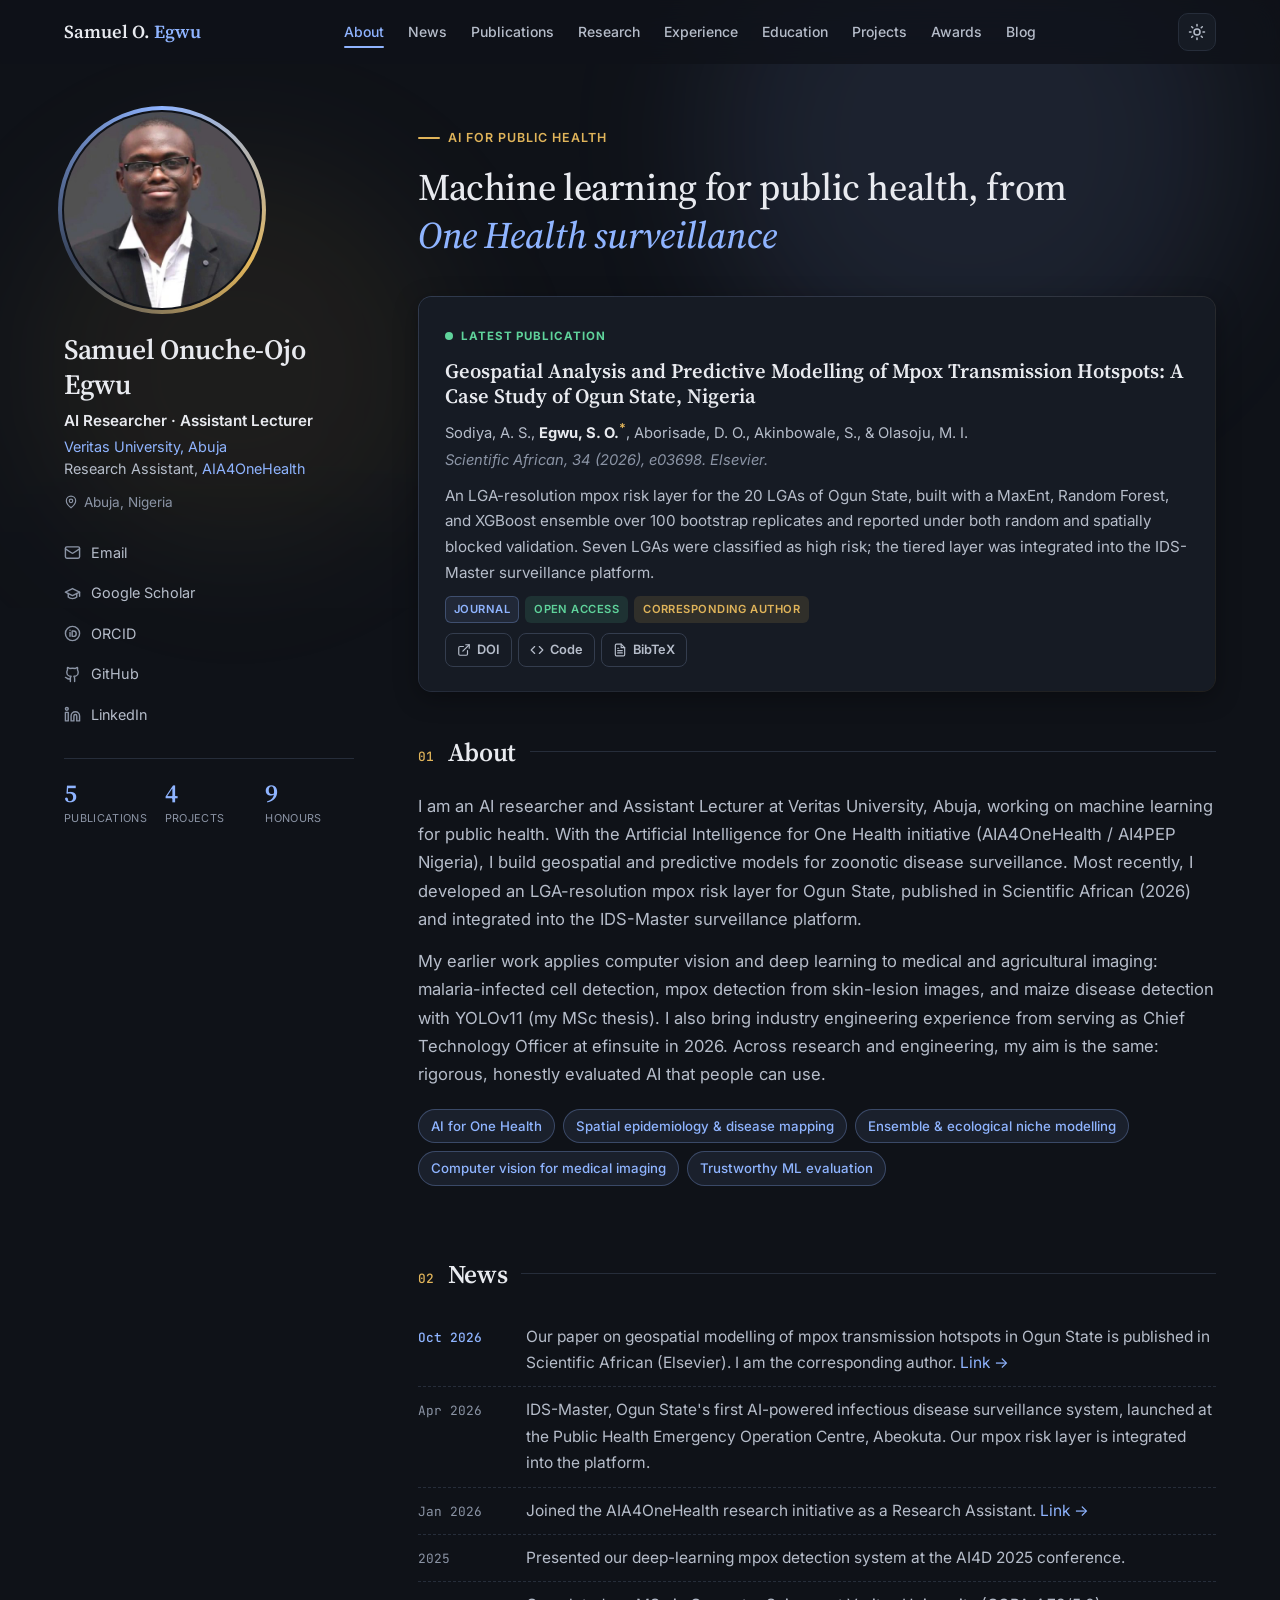
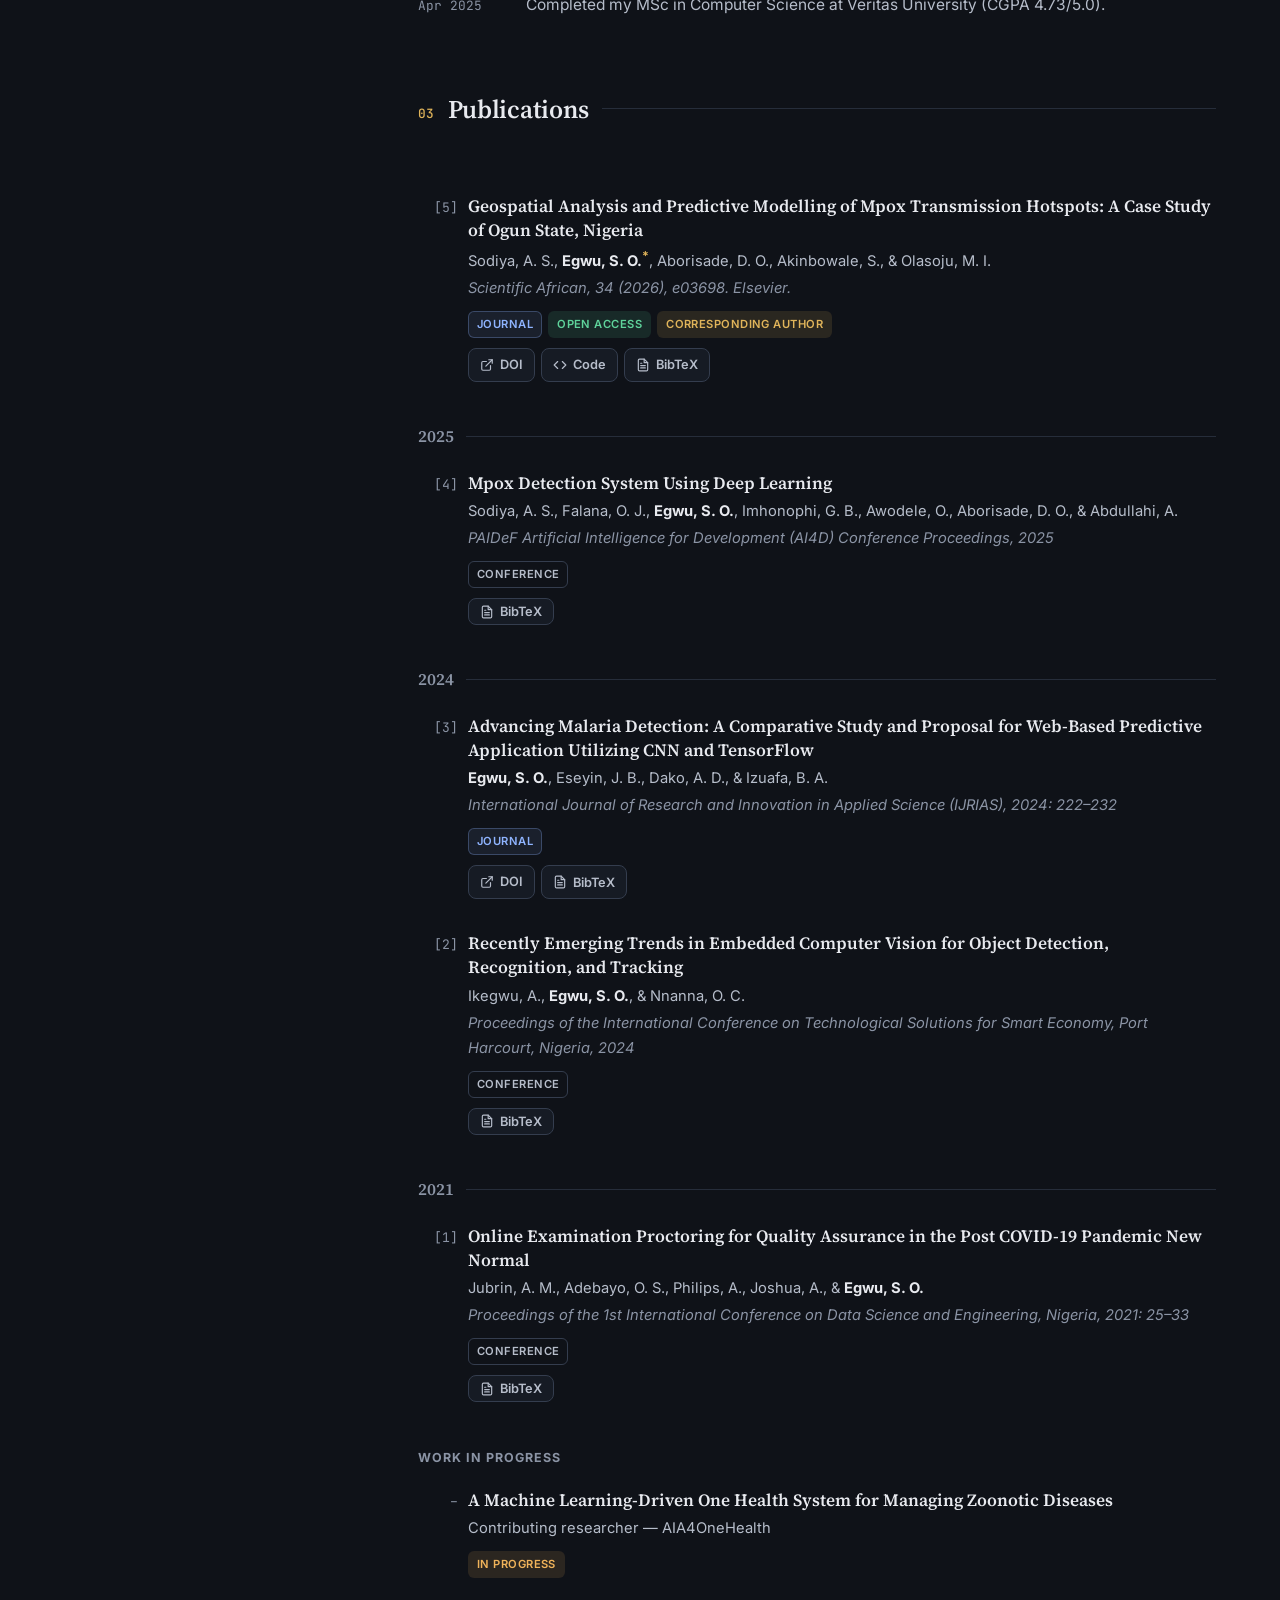
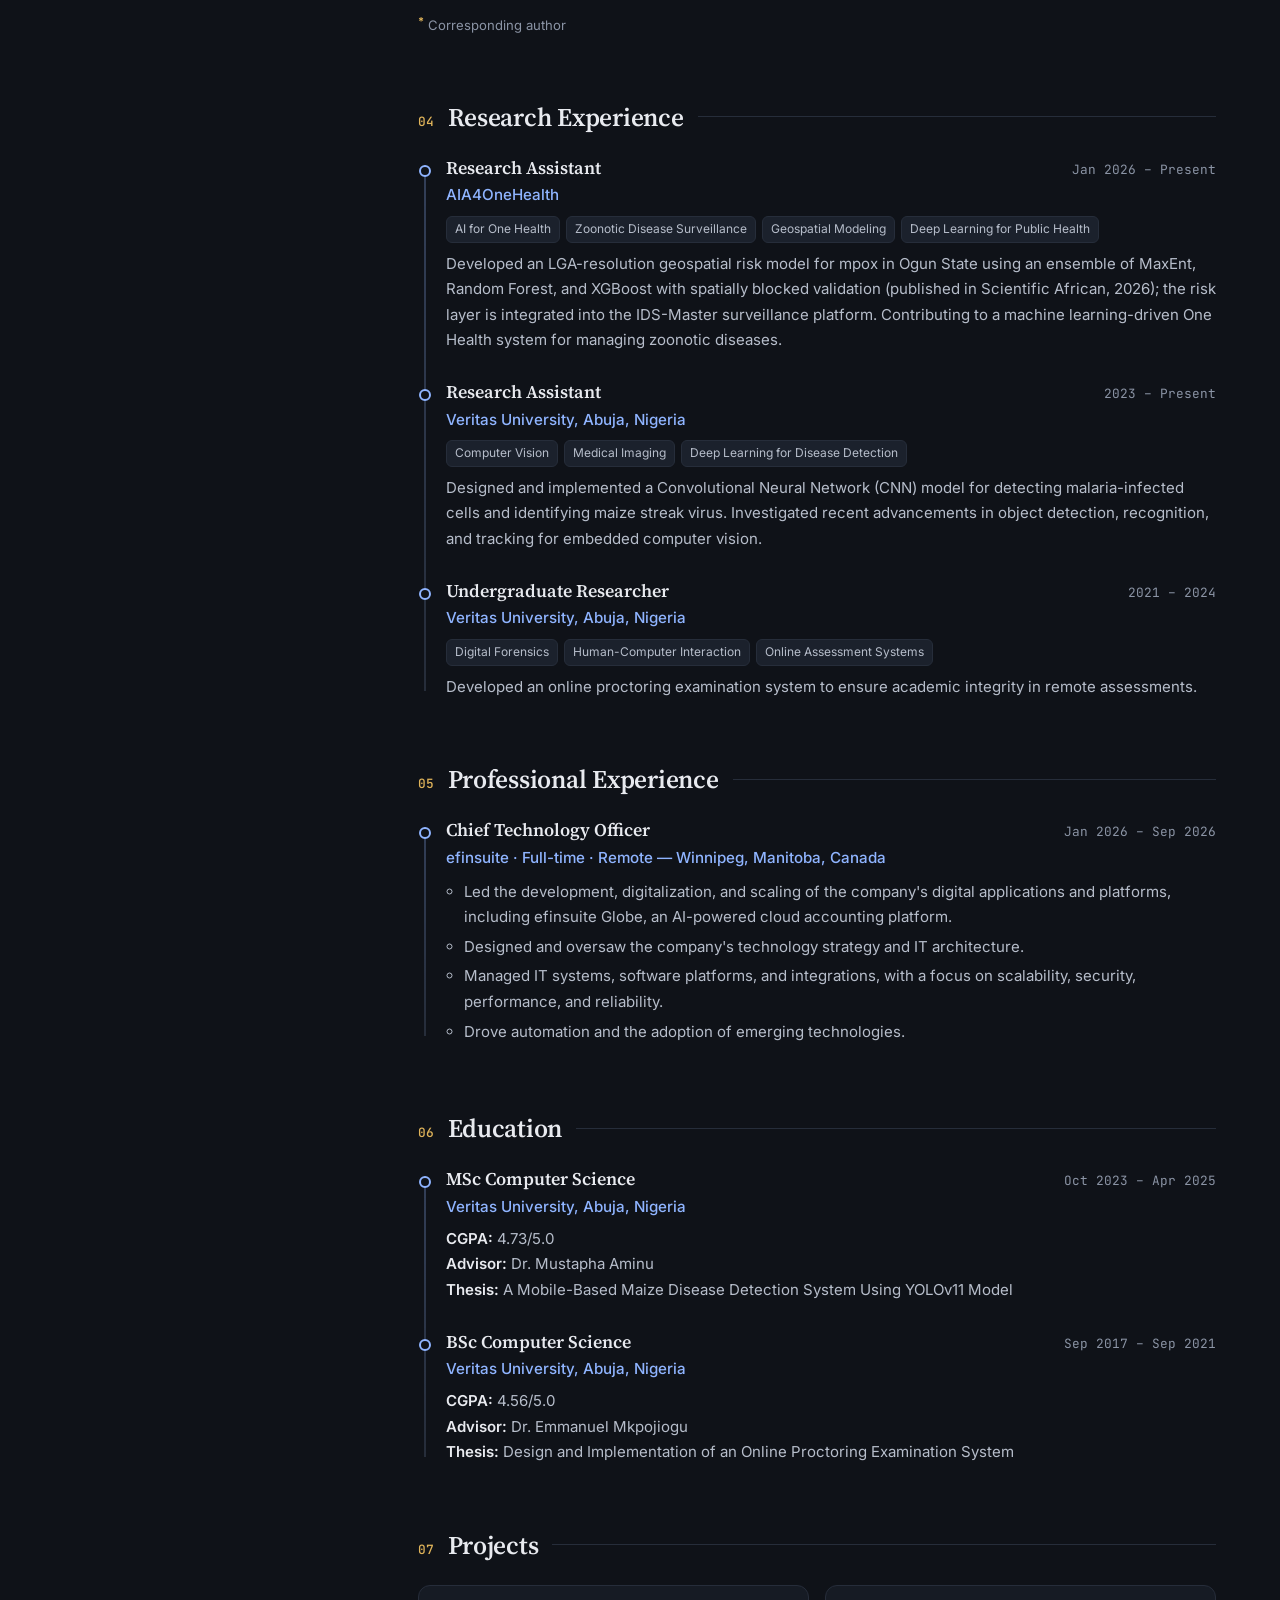
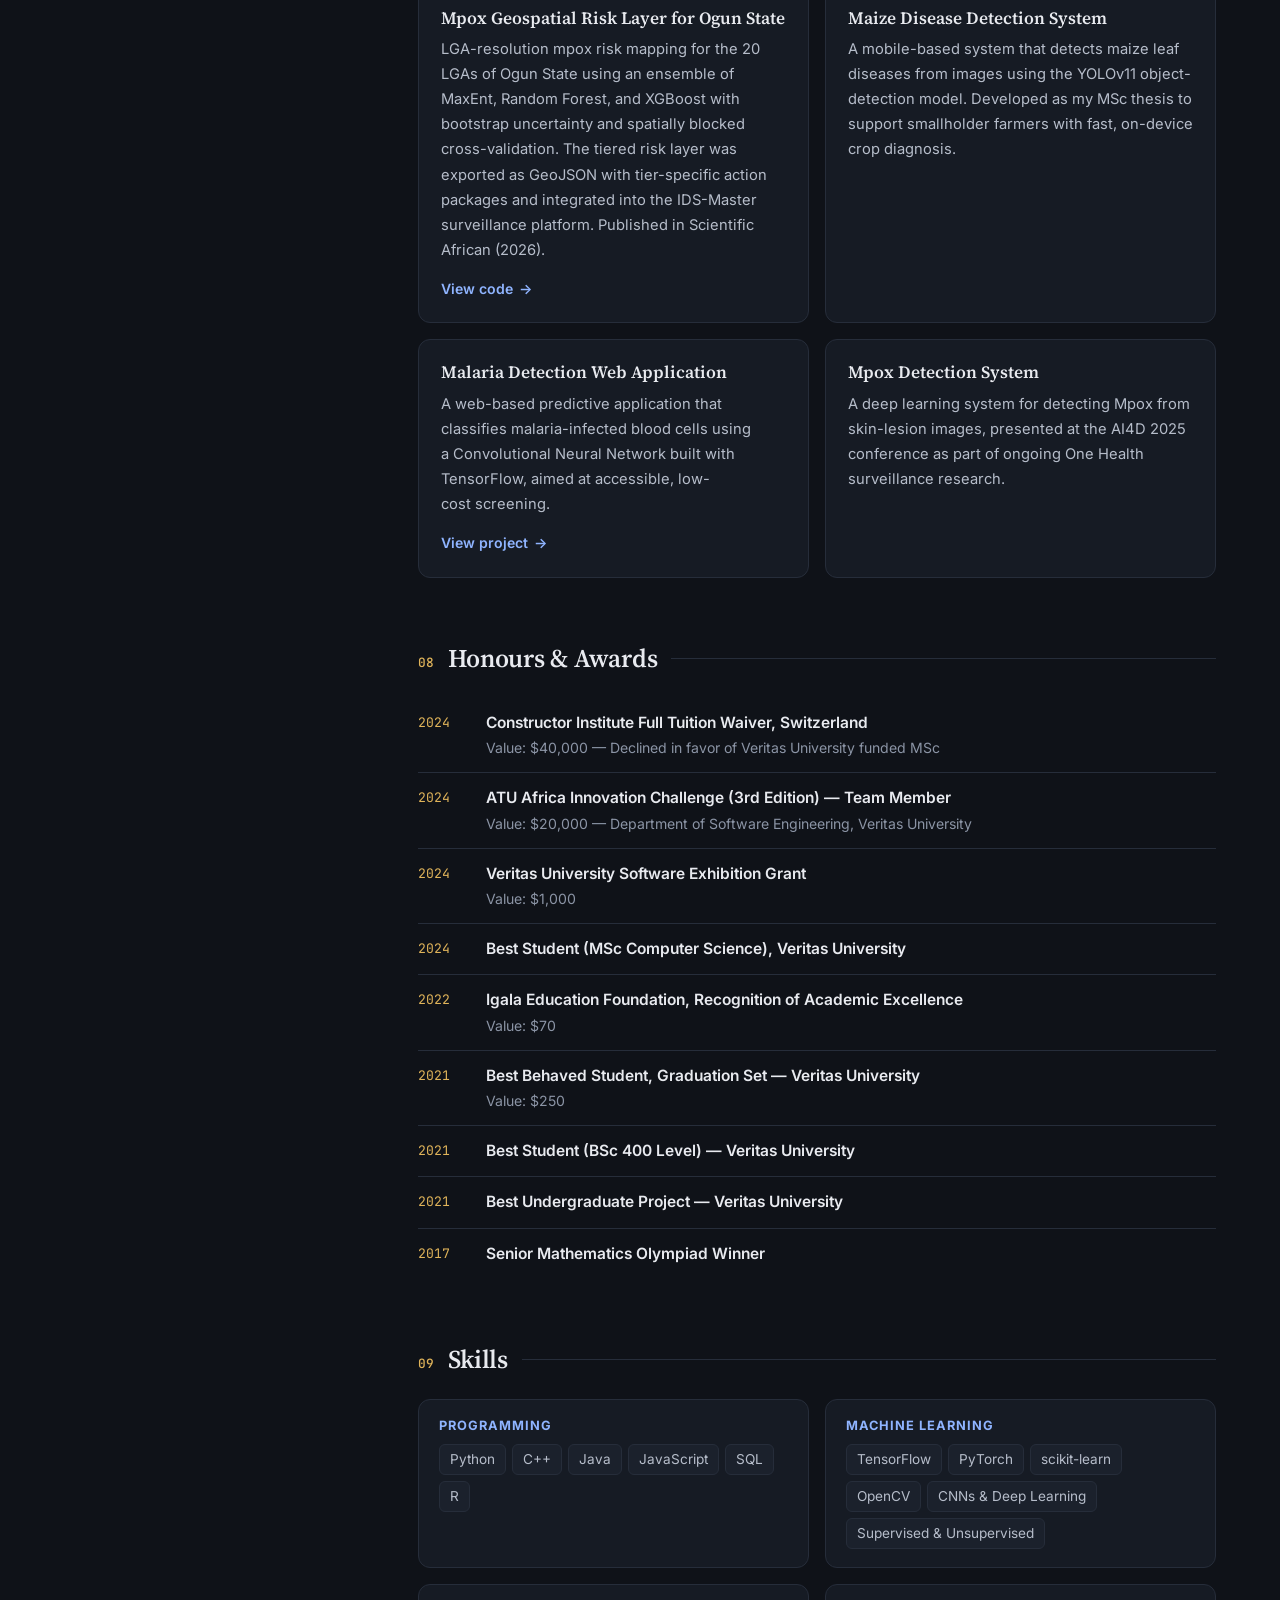
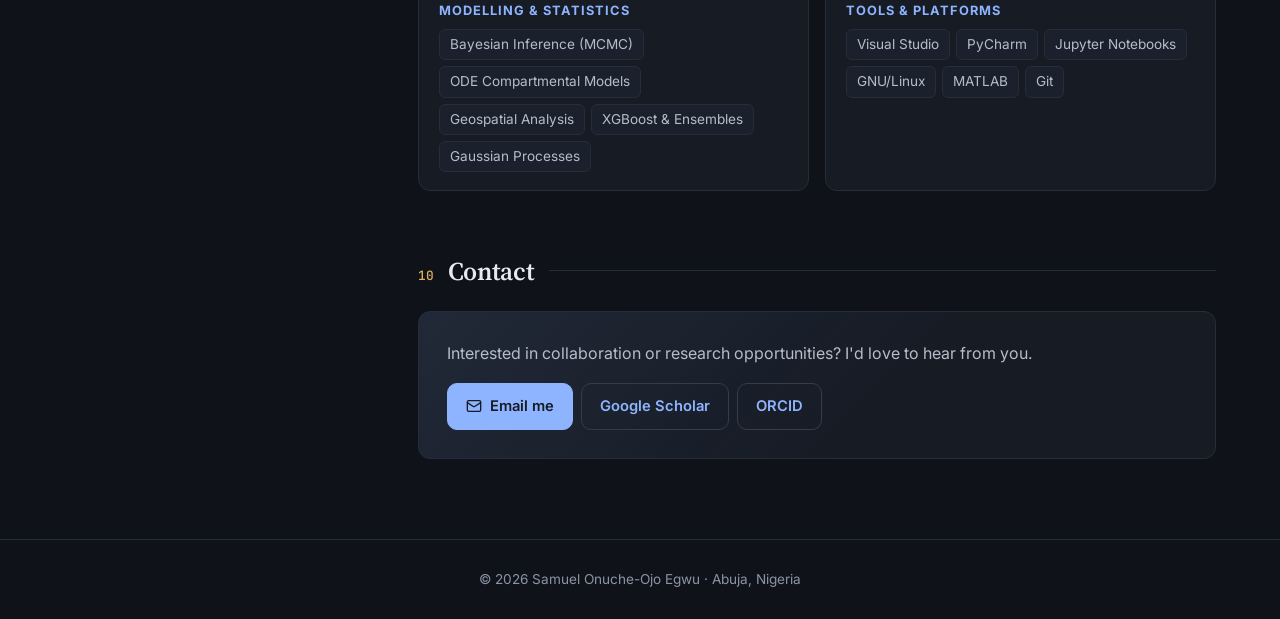
<file: index.html>
<!DOCTYPE html>
<html lang="en">
<head>
  <meta charset="UTF-8">
  <meta name="viewport" content="width=device-width, initial-scale=1.0">
  <title>Samuel Onuche-Ojo Egwu — AI Researcher</title>
  <meta name="description" content="Samuel Onuche-Ojo Egwu — AI researcher and Assistant Lecturer at Veritas University, Abuja. Machine learning for public health: spatial epidemiology, One Health disease surveillance, and computer vision for medical imaging.">
  <meta name="author" content="Samuel Onuche-Ojo Egwu">
  <meta name="robots" content="index, follow">
  <link rel="canonical" href="https://egwusamuel.github.io/portfolio/">

  <!-- Open Graph (link previews on LinkedIn, WhatsApp, Facebook) -->
  <meta property="og:type" content="profile">
  <meta property="og:title" content="Samuel Onuche-Ojo Egwu — AI Researcher">
  <meta property="og:description" content="Machine learning for public health: spatial epidemiology, One Health disease surveillance, and computer vision for medical imaging.">
  <meta property="og:url" content="https://egwusamuel.github.io/portfolio/">
  <meta property="og:image" content="https://egwusamuel.github.io/portfolio/Sam_Egwu-Profile.png">
  <meta property="og:site_name" content="Samuel Onuche-Ojo Egwu">
  <meta property="profile:first_name" content="Samuel">
  <meta property="profile:last_name" content="Egwu">

  <!-- Twitter / X card -->
  <meta name="twitter:card" content="summary_large_image">
  <meta name="twitter:title" content="Samuel Onuche-Ojo Egwu — AI Researcher">
  <meta name="twitter:description" content="Machine learning for public health: spatial epidemiology, One Health disease surveillance, and computer vision for medical imaging.">
  <meta name="twitter:image" content="https://egwusamuel.github.io/portfolio/Sam_Egwu-Profile.png">

  <!-- Structured data: the person -->
  <script type="application/ld+json">
  {
    "@context": "https://schema.org",
    "@type": "Person",
    "name": "Samuel Onuche-Ojo Egwu",
    "alternateName": "Samuel Egwu",
    "url": "https://egwusamuel.github.io/portfolio/",
    "image": "https://egwusamuel.github.io/portfolio/Sam_Egwu-Profile.png",
    "email": "egwuonucheojosamuel@gmail.com",
    "description": "AI researcher and Assistant Lecturer at Veritas University, Abuja. Works on machine learning for public health: geospatial modelling for One Health disease surveillance and computer vision for medical imaging.",
    "jobTitle": ["Assistant Lecturer", "AI Researcher"],
    "worksFor": { "@type": "CollegeOrUniversity", "name": "Veritas University, Abuja", "url": "https://veritas.edu.ng" },
    "affiliation": [
      { "@type": "CollegeOrUniversity", "name": "Veritas University, Abuja", "url": "https://veritas.edu.ng" },
      { "@type": "Organization", "name": "AIA4OneHealth", "url": "https://aia4onehealth.org/" }
    ],
    "alumniOf": { "@type": "CollegeOrUniversity", "name": "Veritas University, Abuja" },
    "nationality": "Nigerian",
    "knowsAbout": ["Artificial Intelligence", "Machine Learning", "Spatial Epidemiology", "One Health", "Ecological Niche Modelling", "Computer Vision", "Medical Imaging", "Deep Learning"],
    "identifier": { "@type": "PropertyValue", "propertyID": "ORCID", "value": "0009-0006-2023-9790" },
    "sameAs": [
      "https://www.linkedin.com/in/samuel-egwu-a2a7451a9",
      "https://github.com/EgwuSamuel",
      "https://scholar.google.com/citations?user=53DZLn4AAAAJ",
      "https://orcid.org/0009-0006-2023-9790",
      "https://www.wikidata.org/wiki/Q140421142"
    ]
  }
  </script>
  <!-- Structured data: latest journal article -->
  <script type="application/ld+json">
  {
    "@context": "https://schema.org",
    "@type": "ScholarlyArticle",
    "headline": "Geospatial analysis and predictive modelling of mpox transmission hotspots: a case study of Ogun State, Nigeria",
    "datePublished": "2026-10-13",
    "isPartOf": { "@type": "PublicationVolume", "volumeNumber": "34", "isPartOf": { "@type": "Periodical", "name": "Scientific African", "issn": "2468-2276" } },
    "pagination": "e03698",
    "publisher": { "@type": "Organization", "name": "Elsevier" },
    "sameAs": "https://doi.org/10.1016/j.sciaf.2026.e03698",
    "license": "https://creativecommons.org/licenses/by/4.0/",
    "author": [
      { "@type": "Person", "name": "Adesina Simon Sodiya" },
      { "@type": "Person", "name": "Samuel Onuche-Ojo Egwu", "url": "https://egwusamuel.github.io/portfolio/" },
      { "@type": "Person", "name": "Dada Olaniyi Aborisade" },
      { "@type": "Person", "name": "Saheed Akinbowale" },
      { "@type": "Person", "name": "Mary Idowu Olasoju" }
    ]
  }
  </script>
  <script type="application/ld+json">
  {
    "@context": "https://schema.org",
    "@type": "WebSite",
    "name": "Samuel Onuche-Ojo Egwu",
    "url": "https://egwusamuel.github.io/portfolio/"
  }
  </script>

  <!-- Dark by default; a saved choice from the toggle wins. Set before first paint (no flash). -->
  <script>
    (function () { var t = 'dark'; try { var s = localStorage.getItem('site_theme'); if (s === 'light' || s === 'dark') t = s; } catch (e) {} document.documentElement.setAttribute('data-theme', t); })();
  </script>

  <link rel="icon" href="favicon.ico" sizes="any">
  <link rel="icon" type="image/png" sizes="32x32" href="favicon-32x32.png">
  <link rel="icon" type="image/png" sizes="16x16" href="favicon-16x16.png">
  <link rel="apple-touch-icon" href="apple-touch-icon.png">
  <link rel="preconnect" href="https://fonts.googleapis.com">
  <link rel="preconnect" href="https://fonts.gstatic.com" crossorigin>
  <link rel="stylesheet" href="https://fonts.googleapis.com/css2?family=Inter:wght@400;500;600;700&family=JetBrains+Mono:wght@400;500&family=Source+Serif+4:ital,opsz,wght@0,8..60,400;0,8..60,500;0,8..60,600;0,8..60,700;1,8..60,400;1,8..60,500&display=swap">
  <link rel="stylesheet" href="academic.css?v=20261023a">
  <link rel="preload" as="image" href="profile-480.jpg">
  <script src="data.js?v=20261023a"></script>
  <!-- Google Analytics -->
  <script async src="https://www.googletagmanager.com/gtag/js?id=G-796SDYQKFT"></script>
  <script>
    window.dataLayer = window.dataLayer || [];
    function gtag(){dataLayer.push(arguments);}
    gtag('js', new Date());
    gtag('config', 'G-796SDYQKFT');
  </script>
</head>
<body>
  <a class="skip-link" href="#main">Skip to content</a>
  <div class="progress" aria-hidden="true"></div>
  <div class="backdrop" aria-hidden="true"><div class="blob blob-1"></div><div class="blob blob-2"></div></div>

  <!-- Navigation -->
  <nav class="nav" aria-label="Main">
    <div class="nav-inner">
      <a href="index.html" class="brand">Samuel O. <span>Egwu</span></a>
      <ul class="nav-links" id="nav-links">
        <li><a href="#about">About</a></li>
        <li><a href="#news">News</a></li>
        <li><a href="#publications">Publications</a></li>
        <li><a href="#research">Research</a></li>
        <li><a href="#experience">Experience</a></li>
        <li><a href="#education">Education</a></li>
        <li><a href="#projects">Projects</a></li>
        <li><a href="#awards">Awards</a></li>
        <li><a href="blog.html">Blog</a></li>
      </ul>
      <div class="nav-tools">
        <button class="icon-btn theme-toggle" type="button" aria-label="Toggle dark theme">
          <svg class="icon-moon" viewBox="0 0 24 24" fill="none" stroke="currentColor" stroke-width="2" stroke-linecap="round" stroke-linejoin="round" aria-hidden="true"><path d="M12 3a6 6 0 0 0 9 9 9 9 0 1 1-9-9Z"/></svg>
          <svg class="icon-sun" viewBox="0 0 24 24" fill="none" stroke="currentColor" stroke-width="2" stroke-linecap="round" stroke-linejoin="round" aria-hidden="true"><circle cx="12" cy="12" r="4"/><path d="M12 2v2M12 20v2M4.93 4.93l1.41 1.41M17.66 17.66l1.41 1.41M2 12h2M20 12h2M6.34 17.66l-1.41 1.41M19.07 4.93l-1.41 1.41"/></svg>
        </button>
        <button class="icon-btn nav-toggle" id="nav-toggle" type="button" aria-label="Toggle navigation" aria-expanded="false" aria-controls="nav-links">
          <span class="bars"><span></span><span></span><span></span></span>
        </button>
      </div>
    </div>
  </nav>

  <div class="page">

    <!-- Profile sidebar -->
    <aside class="profile" aria-label="Profile">
      <div class="avatar-wrap">
        <img src="profile-480.jpg" alt="Samuel Onuche-Ojo Egwu" class="avatar" width="480" height="480" decoding="async">
      </div>
      <h1>Samuel Onuche-Ojo Egwu</h1>
      <p class="role">AI Researcher · Assistant Lecturer</p>
      <p class="affil"><a href="https://veritas.edu.ng" target="_blank" rel="noopener">Veritas University, Abuja</a><br>Research Assistant, <a href="https://aia4onehealth.org/" target="_blank" rel="noopener">AIA4OneHealth</a></p>
      <p class="loc">
        <svg viewBox="0 0 24 24" fill="none" stroke="currentColor" stroke-width="2" stroke-linecap="round" stroke-linejoin="round" aria-hidden="true"><path d="M20 10c0 6-8 12-8 12s-8-6-8-12a8 8 0 0 1 16 0Z"/><circle cx="12" cy="10" r="3"/></svg>
        Abuja, Nigeria
      </p>
      <ul class="profile-links">
        <li><a href="mailto:egwuonucheojosamuel@gmail.com">
          <svg viewBox="0 0 24 24" fill="none" stroke="currentColor" stroke-width="2" stroke-linecap="round" stroke-linejoin="round" aria-hidden="true"><rect x="2" y="4" width="20" height="16" rx="2"/><path d="m22 7-8.97 5.7a1.94 1.94 0 0 1-2.06 0L2 7"/></svg>Email</a></li>
        <li><a href="https://scholar.google.com/citations?user=53DZLn4AAAAJ" target="_blank" rel="noopener">
          <svg viewBox="0 0 24 24" fill="none" stroke="currentColor" stroke-width="2" stroke-linecap="round" stroke-linejoin="round" aria-hidden="true"><path d="M22 10 12 5 2 10l10 5 10-5Z"/><path d="M6 12v5c3 3 9 3 12 0v-5"/><path d="M22 10v6"/></svg>Google Scholar</a></li>
        <li><a href="https://orcid.org/0009-0006-2023-9790" target="_blank" rel="noopener">
          <svg viewBox="0 0 24 24" fill="none" stroke="currentColor" stroke-width="2" stroke-linecap="round" stroke-linejoin="round" aria-hidden="true"><circle cx="12" cy="12" r="10"/><path d="M8.5 10.5V16M8.5 7.5v.01M11.5 8.5V16h2a3.75 3.75 0 0 0 0-7.5h-2Z"/></svg>ORCID</a></li>
        <li><a href="https://github.com/EgwuSamuel" target="_blank" rel="noopener">
          <svg viewBox="0 0 24 24" fill="none" stroke="currentColor" stroke-width="2" stroke-linecap="round" stroke-linejoin="round" aria-hidden="true"><path d="M15 22v-4a4.8 4.8 0 0 0-1-3.5c3 0 6-2 6-5.5.08-1.25-.27-2.48-1-3.5.28-1.15.28-2.35 0-3.5 0 0-1 0-3 1.5-2.64-.5-5.36-.5-8 0C6 2 5 2 5 2c-.3 1.15-.3 2.35 0 3.5A5.4 5.4 0 0 0 4 9c0 3.5 3 5.5 6 5.5-.39.49-.68 1.05-.85 1.65-.17.6-.22 1.23-.15 1.85v4"/><path d="M9 18c-4.51 2-5-2-7-2"/></svg>GitHub</a></li>
        <li><a href="https://www.linkedin.com/in/samuel-egwu-a2a7451a9" target="_blank" rel="noopener">
          <svg viewBox="0 0 24 24" fill="none" stroke="currentColor" stroke-width="2" stroke-linecap="round" stroke-linejoin="round" aria-hidden="true"><path d="M16 8a6 6 0 0 1 6 6v7h-4v-7a2 2 0 0 0-4 0v7h-4v-7a6 6 0 0 1 6-6Z"/><rect x="2" y="9" width="4" height="12"/><circle cx="4" cy="4" r="2"/></svg>LinkedIn</a></li>
      </ul>
      <div class="stats" aria-label="At a glance">
        <div class="stat"><div class="stat-num" id="stat-pubs">0</div><div class="stat-label">Publications</div></div>
        <div class="stat"><div class="stat-num" id="stat-projects">0</div><div class="stat-label">Projects</div></div>
        <div class="stat"><div class="stat-num" id="stat-awards">0</div><div class="stat-label">Honours</div></div>
      </div>
    </aside>

    <!-- Main column -->
    <main class="main" id="main">
      <section class="intro" id="about" aria-labelledby="about-title">
        <span class="eyebrow">AI for Public Health</span>
        <p class="lead">Machine learning for public health, from
          <span class="rotator" id="rotator"><span class="on">disease-hotspot mapping</span><span>One Health surveillance</span><span>medical image analysis</span></span></p>
        <div id="featured"></div>
        <h2 class="section-title" id="about-title" style="margin-top:44px" data-reveal><span class="num">01</span>About</h2>
        <div class="about" id="about-content"></div>
        <div class="chips" id="interests" aria-label="Research interests"></div>
      </section>

      <section class="section" id="news" aria-labelledby="news-title">
        <h2 class="section-title" id="news-title" data-reveal><span class="num">02</span>News</h2>
        <ul class="news" id="news-list"></ul>
      </section>

      <section class="section" id="publications" aria-labelledby="pubs-title">
        <h2 class="section-title" id="pubs-title" data-reveal><span class="num">03</span>Publications</h2>
        <div id="publications-list"></div>
      </section>

      <section class="section" id="research" aria-labelledby="research-title">
        <h2 class="section-title" id="research-title" data-reveal><span class="num">04</span>Research Experience</h2>
        <ul class="timeline" id="research-list"></ul>
      </section>

      <section class="section" id="experience" aria-labelledby="exp-title">
        <h2 class="section-title" id="exp-title" data-reveal><span class="num">05</span>Professional Experience</h2>
        <ul class="timeline" id="experience-list"></ul>
      </section>

      <section class="section" id="education" aria-labelledby="edu-title">
        <h2 class="section-title" id="edu-title" data-reveal><span class="num">06</span>Education</h2>
        <ul class="timeline" id="education-list"></ul>
      </section>

      <section class="section" id="projects" aria-labelledby="proj-title">
        <h2 class="section-title" id="proj-title" data-reveal><span class="num">07</span>Projects</h2>
        <div class="projects" id="projects-list"></div>
      </section>

      <section class="section" id="awards" aria-labelledby="awards-title">
        <h2 class="section-title" id="awards-title" data-reveal><span class="num">08</span>Honours &amp; Awards</h2>
        <ul class="awards" id="awards-list"></ul>
      </section>

      <section class="section" id="skills" aria-labelledby="skills-title">
        <h2 class="section-title" id="skills-title" data-reveal><span class="num">09</span>Skills</h2>
        <div class="skills">
          <div class="skill" data-reveal><h3>Programming</h3><ul><li>Python</li><li>C++</li><li>Java</li><li>JavaScript</li><li>SQL</li><li>R</li></ul></div>
          <div class="skill" data-reveal><h3>Machine Learning</h3><ul><li>TensorFlow</li><li>PyTorch</li><li>scikit-learn</li><li>OpenCV</li><li>CNNs &amp; Deep Learning</li><li>Supervised &amp; Unsupervised</li></ul></div>
          <div class="skill" data-reveal><h3>Modelling &amp; Statistics</h3><ul><li>Bayesian Inference (MCMC)</li><li>ODE Compartmental Models</li><li>Geospatial Analysis</li><li>XGBoost &amp; Ensembles</li><li>Gaussian Processes</li></ul></div>
          <div class="skill" data-reveal><h3>Tools &amp; Platforms</h3><ul><li>Visual Studio</li><li>PyCharm</li><li>Jupyter Notebooks</li><li>GNU/Linux</li><li>MATLAB</li><li>Git</li></ul></div>
        </div>
      </section>

      <section class="section" id="contact" aria-labelledby="contact-title">
        <h2 class="section-title" id="contact-title" data-reveal><span class="num">10</span>Contact</h2>
        <div class="contact-card" data-reveal>
          <p>Interested in collaboration or research opportunities? I'd love to hear from you.</p>
          <div class="contact-row">
            <a class="btn btn-primary" href="mailto:egwuonucheojosamuel@gmail.com">
              <svg viewBox="0 0 24 24" fill="none" stroke="currentColor" stroke-width="2" stroke-linecap="round" stroke-linejoin="round" aria-hidden="true"><rect x="2" y="4" width="20" height="16" rx="2"/><path d="m22 7-8.97 5.7a1.94 1.94 0 0 1-2.06 0L2 7"/></svg>
              Email me</a>
            <a class="btn btn-ghost" href="https://scholar.google.com/citations?user=53DZLn4AAAAJ" target="_blank" rel="noopener">Google Scholar</a>
            <a class="btn btn-ghost" href="https://orcid.org/0009-0006-2023-9790" target="_blank" rel="noopener">ORCID</a>
          </div>
        </div>
      </section>
    </main>
  </div>

  <footer class="footer">
    <p>&copy; 2026 Samuel Onuche-Ojo Egwu &middot; Abuja, Nigeria</p>
  </footer>

  <script src="site.js?v=20261023a"></script>
  <script>
    // ===== Helpers =====
    // Escapes text for both element content and attribute values.
    function esc(str) {
      return String(str == null ? '' : str)
        .replace(/&/g, '&amp;').replace(/</g, '&lt;').replace(/>/g, '&gt;')
        .replace(/"/g, '&quot;').replace(/'/g, '&#39;');
    }
    function extLink(url, html) {
      const u = safeUrl(url);
      return u ? `<a href="${esc(u)}" target="_blank" rel="noopener">${html}</a>` : html;
    }
    const ICON = {
      doi: '<svg viewBox="0 0 24 24" fill="none" stroke="currentColor" stroke-width="2" stroke-linecap="round" stroke-linejoin="round" aria-hidden="true"><path d="M15 3h6v6"/><path d="M10 14 21 3"/><path d="M18 13v6a2 2 0 0 1-2 2H5a2 2 0 0 1-2-2V8a2 2 0 0 1 2-2h6"/></svg>',
      code: '<svg viewBox="0 0 24 24" fill="none" stroke="currentColor" stroke-width="2" stroke-linecap="round" stroke-linejoin="round" aria-hidden="true"><path d="m16 18 6-6-6-6"/><path d="m8 6-6 6 6 6"/></svg>',
      cite: '<svg viewBox="0 0 24 24" fill="none" stroke="currentColor" stroke-width="2" stroke-linecap="round" stroke-linejoin="round" aria-hidden="true"><path d="M14 2H6a2 2 0 0 0-2 2v16a2 2 0 0 0 2 2h12a2 2 0 0 0 2-2V8Z"/><path d="M14 2v6h6"/><path d="M16 13H8M16 17H8M10 9H8"/></svg>',
      copy: '<svg viewBox="0 0 24 24" fill="none" stroke="currentColor" stroke-width="2" stroke-linecap="round" stroke-linejoin="round" aria-hidden="true"><rect x="8" y="8" width="14" height="14" rx="2"/><path d="M4 16c-1.1 0-2-.9-2-2V4c0-1.1.9-2 2-2h10c1.1 0 2 .9 2 2"/></svg>'
    };

    // ===== BibTeX from structured publication data =====
    function bibAuthors(str) {
      const out = [];
      const re = /([A-Z][A-Za-z'’\-]+),\s*((?:[A-Z]\.\s*)+)/g;
      let m;
      while ((m = re.exec(str || '')) !== null) out.push(m[1] + ', ' + m[2].trim());
      return out;
    }
    function bibtexFor(p) {
      if (!p.bib || !p.year) return '';
      const authors = bibAuthors(p.authors);
      if (!authors.length) return '';
      const first = authors[0].split(',')[0].toLowerCase().replace(/[^a-z]/g, '');
      const word = (p.title.toLowerCase().match(/[a-z]+/g) || []).find(w => !['a', 'an', 'the', 'on', 'of'].includes(w)) || 'paper';
      const fields = [
        ['title', p.title],
        ['author', authors.join(' and ')],
        ['journal', p.bib.journal],
        ['booktitle', p.bib.booktitle],
        ['volume', p.bib.volume],
        ['number', p.bib.number],
        ['pages', p.bib.pages],
        ['year', String(p.year)],
        ['publisher', p.bib.publisher],
        ['address', p.bib.address],
        ['doi', (p.doi || '').replace(/^https?:\/\/(dx\.)?doi\.org\//i, '')]
      ].filter(f => f[1]);
      return `@${p.bib.type || 'misc'}{${first}${p.year}${word},\n` +
        fields.map(f => `  ${f[0]} = {${f[1]}}`).join(',\n') + '\n}';
    }

    // ===== Renderers =====
    function renderAbout() {
      const paras = String(loadData('about') || '').split(/\n\s*\n/).map(s => s.trim()).filter(Boolean);
      document.getElementById('about-content').innerHTML =
        paras.map(p => `<p data-reveal>${esc(p).replace(/\n/g, '<br>')}</p>`).join('');
      const interests = loadData('interests');
      document.getElementById('interests').innerHTML = (Array.isArray(interests) ? interests : [])
        .map(i => `<span class="chip" data-reveal>${esc(i)}</span>`).join('');
    }

    function renderNews() {
      const items = sortNewsNewestFirst(loadData('news'));
      const highlight = newsHighlightFlags(items);
      const LIMIT = 5;
      const list = document.getElementById('news-list');
      list.innerHTML = items.map((n, i) => `
        <li data-reveal class="${[i >= LIMIT ? 'hidden-item' : '', highlight[i] ? 'is-highlight' : ''].filter(Boolean).join(' ')}">
          <span class="news-date">${esc(n.date)}</span>
          <span class="news-text">${esc(n.text)}${safeUrl(n.link) ? ` ${extLink(n.link, 'Link&nbsp;&rarr;')}` : ''}</span>
        </li>`).join('');
      const old = document.getElementById('news-more');
      if (old) old.remove();
      if (items.length > LIMIT) {
        const btn = document.createElement('button');
        btn.id = 'news-more'; btn.className = 'news-more'; btn.type = 'button';
        btn.textContent = `Show all ${items.length} updates`;
        btn.addEventListener('click', () => {
          list.querySelectorAll('.hidden-item').forEach(li => li.classList.remove('hidden-item'));
          btn.remove();
        });
        list.after(btn);
      }
    }

    function authorsHtml(p) {
      const mark = p.corresponding ? '<sup title="Corresponding author">*</sup>' : '';
      return esc(p.authors).replace(/Egwu, S\. O\./g, `<span class="me">Egwu, S. O.${mark}</span>`);
    }

    function badgesHtml(p) {
      const b = [];
      if (p.status === 'under-review') b.push('<span class="badge wip">Under review</span>');
      if (p.status === 'ongoing') b.push('<span class="badge wip">In progress</span>');
      if (p.type === 'journal') b.push('<span class="badge journal">Journal</span>');
      if (p.type === 'conference') b.push('<span class="badge">Conference</span>');
      if (p.type === 'preprint') b.push('<span class="badge">Preprint</span>');
      if (p.openAccess) b.push('<span class="badge oa">Open access</span>');
      if (p.corresponding) b.push('<span class="badge ca">Corresponding author</span>');
      return b.length ? `<div class="badges">${b.join('')}</div>` : '';
    }

    function actionsHtml(p, key) {
      const a = [];
      if (safeUrl(p.doi)) a.push(`<a class="pill" href="${esc(safeUrl(p.doi))}" target="_blank" rel="noopener">${ICON.doi}DOI</a>`);
      if (safeUrl(p.code)) a.push(`<a class="pill" href="${esc(safeUrl(p.code))}" target="_blank" rel="noopener">${ICON.code}Code</a>`);
      const bib = bibtexFor(p);
      if (bib) a.push(`<button class="pill" type="button" data-bib="${esc(key)}" aria-expanded="false" aria-controls="bib-${esc(key)}">${ICON.cite}BibTeX</button>`);
      if (!a.length) return '';
      return `<div class="pub-actions">${a.join('')}</div>` + (bib ? `
        <div class="bibtex" id="bib-${esc(key)}"><div><pre><code>${esc(bib)}</code><button class="icon-btn copy-btn" type="button" data-copy aria-label="Copy BibTeX">${ICON.copy}</button></pre></div></div>` : '');
    }

    function renderFeatured(pubs) {
      const el = document.getElementById('featured');
      const f = pubs.filter(p => p.featured && p.status === 'published')
        .sort((a, b) => (b.year || 0) - (a.year || 0))[0];
      if (!f) { el.innerHTML = ''; return; }
      el.innerHTML = `
        <article class="featured" data-reveal>
          <div class="featured-inner">
            <span class="featured-label"><span class="pulse"></span>Latest publication</span>
            <h3>${extLink(f.doi, esc(f.title))}</h3>
            <p class="pub-authors">${authorsHtml(f)}</p>
            <p class="pub-venue">${esc(f.journal)}</p>
            ${f.summary ? `<p class="summary">${esc(f.summary)}</p>` : ''}
            ${badgesHtml(f)}
            ${actionsHtml(f, 'featured-' + f.id)}
          </div>
        </article>`;
    }

    function renderPublications() {
      const pubs = loadData('publications') || [];
      renderFeatured(pubs);
      const published = pubs.filter(p => p.status === 'published')
        .sort((a, b) => (b.year || 0) - (a.year || 0));
      const wip = pubs.filter(p => p.status !== 'published');
      let n = published.length;
      let html = '';
      let lastYear = null;
      published.forEach(p => {
        const y = p.year || 'Other';
        if (y !== lastYear) {
          if (lastYear !== null) html += '</ol>';
          html += `<h3 class="pub-year" data-reveal>${esc(y)}</h3><ol class="pubs">`;
          lastYear = y;
        }
        html += `
          <li class="pub" data-reveal>
            <span class="pub-num">[${n--}]</span>
            <div>
              <div class="pub-title">${extLink(p.doi, esc(p.title))}</div>
              <p class="pub-authors">${authorsHtml(p)}</p>
              <p class="pub-venue">${esc(p.journal)}</p>
              ${badgesHtml(p)}
              ${actionsHtml(p, p.id)}
            </div>
          </li>`;
      });
      if (lastYear !== null) html += '</ol>';
      if (wip.length) {
        html += `<h3 class="subhead" data-reveal>Work in progress</h3><ul class="pubs">` + wip.map(p => `
          <li class="pub" data-reveal>
            <span class="pub-num">&ndash;</span>
            <div>
              <div class="pub-title">${esc(p.title)}</div>
              <p class="pub-authors">${authorsHtml(p)}</p>
              ${p.journal ? `<p class="pub-venue">${esc(p.journal)}</p>` : ''}
              ${badgesHtml(p)}
            </div>
          </li>`).join('') + '</ul>';
      }
      if (pubs.some(p => p.corresponding)) html += '<p class="footnote"><sup>*</sup> Corresponding author</p>';
      document.getElementById('publications-list').innerHTML = html;
      countUp(document.getElementById('stat-pubs'), published.length);
    }

    function orgHtml(item) {
      return extLink(item.url, esc(item.institution));
    }

    function detailHtml(text) {
      const t = String(text || '').trim();
      if (!t) return '';
      const lines = t.split('\n').map(s => s.trim()).filter(Boolean);
      if (lines.length > 1 && lines.every(l => /^\d+\.\s/.test(l))) {
        return `<ul class="tl-list">${lines.map(l => `<li>${esc(l.replace(/^\d+\.\s*/, ''))}</li>`).join('')}</ul>`;
      }
      const m = t.match(/^Research Areas:\s*([^.]+)\.\s*([\s\S]*)$/);
      if (m) {
        const tags = m[1].split(',').map(s => s.trim()).filter(Boolean);
        return `<div class="tl-tags">${tags.map(s => `<span>${esc(s)}</span>`).join('')}</div>` +
          (m[2] ? `<p class="tl-detail">${esc(m[2])}</p>` : '');
      }
      if (t.includes(' | ')) {
        return `<ul class="kv">${t.split(' | ').map(part => {
          const i = part.indexOf(':');
          return i > 0 ? `<li><b>${esc(part.slice(0, i))}:</b> ${esc(part.slice(i + 1).trim())}</li>` : `<li>${esc(part)}</li>`;
        }).join('')}</ul>`;
      }
      return `<p class="tl-detail">${esc(t).replace(/\n/g, '<br>')}</p>`;
    }

    function renderTimeline(key, listId, titleField) {
      const items = loadData(key) || [];
      const el = document.getElementById(listId);
      el.setAttribute('data-reveal', '');
      el.innerHTML = items.map(item => `
        <li class="tl-item" data-reveal>
          <div class="tl-head"><h3>${esc(item[titleField])}</h3><span class="tl-date">${esc(item.date)}</span></div>
          <p class="tl-org">${orgHtml(item)}</p>
          ${detailHtml(item.details)}
        </li>`).join('');
    }

    function renderProjects() {
      const items = loadData('projects') || [];
      const section = document.getElementById('projects');
      section.style.display = items.length ? '' : 'none';
      document.getElementById('projects-list').innerHTML = items.map(p => {
        const imgs = (Array.isArray(p.images) ? p.images : []).map(safeImgUrl).filter(Boolean);
        const gallery = imgs.length ? `<div class="project-images">${imgs.map(src => `<img src="${esc(src)}" alt="${esc(p.title)}" loading="lazy">`).join('')}</div>` : '';
        const link = safeUrl(p.link) ? `<a class="project-link" href="${esc(safeUrl(p.link))}" target="_blank" rel="noopener">${/github\.com/i.test(p.link) ? 'View code' : 'View project'} <span>&rarr;</span></a>` : '';
        return `<article class="project" data-reveal>${gallery}<h3>${esc(p.title)}</h3><p>${esc(p.description).replace(/\n/g, '<br>')}</p>${link}</article>`;
      }).join('');
      countUp(document.getElementById('stat-projects'), items.length);
    }

    function renderAwards() {
      const items = loadData('awards') || [];
      document.getElementById('awards-list').innerHTML = items.map(a => `
        <li class="award" data-reveal>
          <span class="award-year">${esc(a.year)}</span>
          <div><div class="award-name">${esc(a.name)}</div>${a.detail ? `<div class="award-detail">${esc(a.detail)}</div>` : ''}</div>
        </li>`).join('');
      countUp(document.getElementById('stat-awards'), items.length);
    }

    function renderAll() {
      renderAbout();
      renderNews();
      renderPublications();
      renderTimeline('research', 'research-list', 'role');
      renderTimeline('experience', 'experience-list', 'role');
      renderTimeline('education', 'education-list', 'degree');
      renderProjects();
      renderAwards();
      observeReveal(document);
    }

    // ===== BibTeX toggle + copy =====
    document.addEventListener('click', e => {
      const t = e.target.closest('[data-bib]');
      if (t) {
        const box = document.getElementById('bib-' + t.getAttribute('data-bib'));
        const open = !box.classList.contains('open');
        box.classList.toggle('open', open);
        t.setAttribute('aria-expanded', open ? 'true' : 'false');
        return;
      }
      const c = e.target.closest('[data-copy]');
      if (c) {
        const code = c.closest('pre').querySelector('code');
        const text = code ? code.textContent : '';
        const done = () => showSiteToast('BibTeX copied');
        if (navigator.clipboard && navigator.clipboard.writeText) navigator.clipboard.writeText(text).then(done, () => {});
        else {
          const ta = document.createElement('textarea'); ta.value = text; document.body.appendChild(ta);
          ta.select(); try { document.execCommand('copy'); done(); } catch (err) {} ta.remove();
        }
      }
    });

    renderAll();                                              // instant paint from seed/cache
    initScrollspy();
    initRotator(document.getElementById('rotator'));
    hydratePublished().then(ok => { if (ok) renderAll(); });  // swap in live published content
    trackVisit();      // worldwide visit counter
    initGoatCounter(); // per-country analytics
  </script>
</body>
</html>
</file>
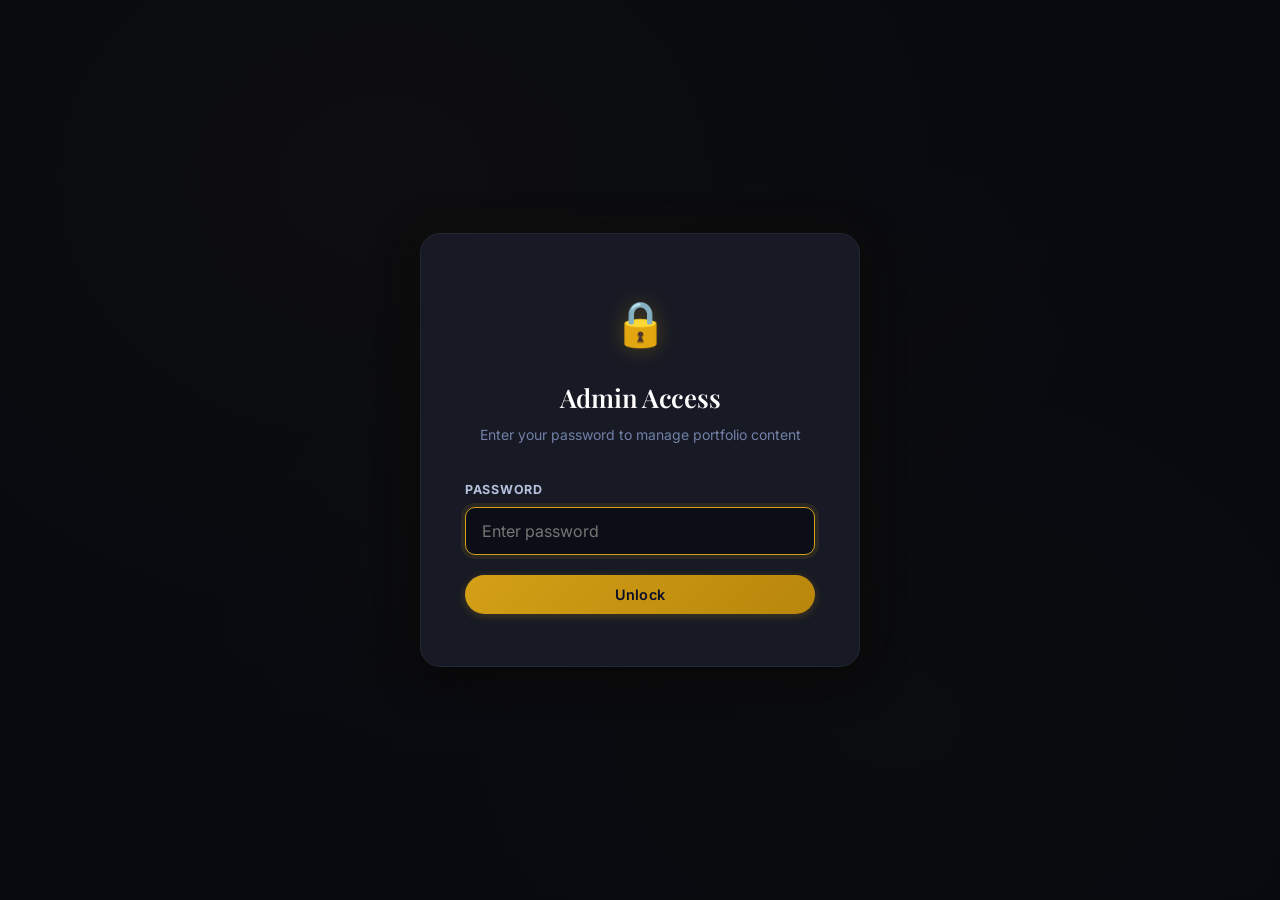
<file: admin.html>
<!DOCTYPE html>
<html lang="en">
<head>
  <meta charset="UTF-8">
  <meta name="viewport" content="width=device-width, initial-scale=1.0">
  <title>Admin — Samuel Egwu</title>
  <meta name="robots" content="noindex, nofollow">
  <link rel="icon" href="favicon.ico" sizes="any">
  <link rel="icon" type="image/png" sizes="32x32" href="favicon-32x32.png">
  <link rel="icon" type="image/png" sizes="16x16" href="favicon-16x16.png">
  <link rel="apple-touch-icon" href="apple-touch-icon.png">
  <link rel="stylesheet" href="style.css?v=20261023a">
  <script src="data.js?v=20261023a"></script>
  <!-- Google Analytics -->
  <script async src="https://www.googletagmanager.com/gtag/js?id=G-796SDYQKFT"></script>
  <script>
    window.dataLayer = window.dataLayer || [];
    function gtag(){dataLayer.push(arguments);}
    gtag('js', new Date());
    gtag('config', 'G-796SDYQKFT');
  </script>
</head>
<body class="admin-body">

  <!-- ========== Login Gate ========== -->
  <div id="login-gate" class="login-gate">
    <div class="login-box">
      <div class="login-icon">&#128274;</div>
      <h2>Admin Access</h2>
      <p>Enter your password to manage portfolio content</p>
      <div class="form-group">
        <label for="pin-input">Password</label>
        <input type="password" id="pin-input" placeholder="Enter password" autocomplete="current-password">
      </div>
      <p class="login-error" id="login-error">Incorrect password. Please try again.</p>
      <button class="btn btn-primary" id="login-btn" style="width:100%;">Unlock</button>
      <p class="login-note" id="config-note" style="display:none;">The admin backend isn't configured yet. See <code>worker/README.md</code> to deploy it, then set <code>API_BASE</code> in <code>data.js</code>.</p>
    </div>
  </div>

  <!-- ========== Admin Dashboard ========== -->
  <div id="admin-dashboard" class="admin-dashboard">

    <!-- Admin Nav -->
    <nav class="admin-nav">
      <span class="admin-brand">Admin Panel</span>
      <div class="admin-actions">
        <button class="btn btn-primary btn-sm" id="sync-btn" title="Merge the latest content from data.js into the live site">Sync from site files</button>
        <button class="btn btn-outline btn-sm" id="export-btn">Export All JSON</button>
        <a href="index.html" class="btn btn-sm btn-outline" target="_blank">View Site &nearr;</a>
        <button class="btn btn-danger btn-sm" id="logout-btn">Logout</button>
      </div>
    </nav>

    <div class="admin-container">
      <h2>Content Manager</h2>
      <p class="admin-subtitle">Edit any section below. Changes are saved securely to the backend and publish to your live site.</p>

      <!-- Tab Navigation -->
      <div class="admin-tabs" id="admin-tabs">
        <button class="admin-tab active" data-tab="about">About</button>
        <button class="admin-tab" data-tab="news">News</button>
        <button class="admin-tab" data-tab="experience">Experience</button>
        <button class="admin-tab" data-tab="education">Education</button>
        <button class="admin-tab" data-tab="research">Research</button>
        <button class="admin-tab" data-tab="publications">Publications</button>
        <button class="admin-tab" data-tab="awards">Awards</button>
        <button class="admin-tab" data-tab="projects">Projects</button>
        <button class="admin-tab" data-tab="blog">Blog</button>
        <button class="admin-tab" data-tab="analytics">Analytics</button>
      </div>

      <!-- ===== About Panel ===== -->
      <div class="admin-panel active" id="panel-about">
        <div class="post-form">
          <h3>Edit About Me</h3>
          <div class="form-group">
            <label for="about-input">About Text</label>
            <textarea id="about-input" rows="6" placeholder="Write your about me section..."></textarea>
          </div>
          <div class="form-actions">
            <button class="btn btn-primary" id="save-about-btn">Save About</button>
          </div>
        </div>
      </div>

      <!-- ===== News Panel ===== -->
      <div class="admin-panel" id="panel-news">
        <div class="post-form" id="news-form">
          <h3 id="news-form-title">Add News</h3>
          <input type="hidden" id="news-edit-id">
          <div class="form-row">
            <div class="form-group"><label for="news-month">Month</label>
              <select id="news-month"><option value="">— Year only —</option><option value="1">January</option><option value="2">February</option><option value="3">March</option><option value="4">April</option><option value="5">May</option><option value="6">June</option><option value="7">July</option><option value="8">August</option><option value="9">September</option><option value="10">October</option><option value="11">November</option><option value="12">December</option></select>
            </div>
            <div class="form-group"><label for="news-year">Year</label><input type="number" id="news-year" min="1900" max="2100" step="1" placeholder="e.g., 2026"></div>
          </div>
          <div class="form-group"><label for="news-text">Text</label><textarea id="news-text" rows="3" placeholder="e.g., Our paper on ... is published in ..."></textarea></div>
          <div class="form-group"><label for="news-link">Link URL (optional)</label><input type="text" id="news-link" placeholder="https://..."></div>
          <div class="form-group"><label><input type="checkbox" id="news-highlight"> Highlight (show the date in the accent colour)</label></div>
          <div class="form-actions">
            <button class="btn btn-primary" id="save-news-btn">Save</button>
            <button class="btn btn-outline" id="cancel-news-btn" style="display:none;">Cancel</button>
          </div>
        </div>
        <h3 style="margin:1.5rem 0 0.25rem;">All News</h3>
        <p class="admin-subtitle" style="margin-bottom:0.75rem;">Shown newest first, exactly as on the site. Use &uarr; / &darr; to reorder items that share the same date; to move an item further, change its date.</p>
        <div class="admin-post-list" id="news-list"></div>
        <div id="news-empty" style="text-align:center;padding:2rem 0;display:none;color:var(--text-muted);">No news yet.</div>
      </div>

      <!-- ===== Experience Panel ===== -->
      <div class="admin-panel" id="panel-experience">
        <div class="post-form" id="exp-form">
          <h3 id="exp-form-title">Add Professional Experience</h3>
          <input type="hidden" id="exp-edit-id">
          <div class="form-group"><label for="exp-date">Date Range</label><input type="text" id="exp-date" placeholder="e.g., Jan 2026 – Present"></div>
          <div class="form-group"><label for="exp-role">Role / Title</label><input type="text" id="exp-role" placeholder="e.g., Chief Technology Officer"></div>
          <div class="form-group"><label for="exp-institution">Company & Location</label><input type="text" id="exp-institution" placeholder="e.g., efinsuite · Full-time · Remote — Winnipeg, Canada"></div>
          <div class="form-group"><label for="exp-url">Website URL (optional)</label><input type="text" id="exp-url" placeholder="https://..."></div>
          <div class="form-group"><label for="exp-details">Details / Responsibilities</label><textarea id="exp-details" rows="6" placeholder="One responsibility per line..."></textarea></div>
          <div class="form-actions">
            <button class="btn btn-primary" id="save-exp-btn">Save</button>
            <button class="btn btn-outline" id="cancel-exp-btn" style="display:none;">Cancel</button>
          </div>
        </div>
        <h3 style="margin:1.5rem 0 0.75rem;">All Experience Entries</h3>
        <div class="admin-post-list" id="exp-list"></div>
        <div id="exp-empty" style="text-align:center;padding:2rem 0;display:none;color:var(--text-muted);">No experience entries yet.</div>
      </div>

      <!-- ===== Education Panel ===== -->
      <div class="admin-panel" id="panel-education">
        <div class="post-form" id="edu-form">
          <h3 id="edu-form-title">Add Education</h3>
          <input type="hidden" id="edu-edit-id">
          <div class="form-group"><label for="edu-date">Date Range</label><input type="text" id="edu-date" placeholder="e.g., Oct 2023 – Apr 2025"></div>
          <div class="form-group"><label for="edu-degree">Degree</label><input type="text" id="edu-degree" placeholder="e.g., MSc Computer Science"></div>
          <div class="form-group"><label for="edu-institution">Institution</label><input type="text" id="edu-institution" placeholder="e.g., Veritas University, Abuja"></div>
          <div class="form-group"><label for="edu-url">Website URL (optional)</label><input type="text" id="edu-url" placeholder="https://..."></div>
          <div class="form-group"><label for="edu-details">Details</label><textarea id="edu-details" rows="3" placeholder="CGPA, Advisor, Thesis..."></textarea></div>
          <div class="form-actions">
            <button class="btn btn-primary" id="save-edu-btn">Save</button>
            <button class="btn btn-outline" id="cancel-edu-btn" style="display:none;">Cancel</button>
          </div>
        </div>
        <h3 style="margin:1.5rem 0 0.75rem;">All Education Entries</h3>
        <div class="admin-post-list" id="edu-list"></div>
        <div id="edu-empty" style="text-align:center;padding:2rem 0;display:none;color:var(--text-muted);">No education entries yet.</div>
      </div>

      <!-- ===== Research Panel ===== -->
      <div class="admin-panel" id="panel-research">
        <div class="post-form" id="res-form">
          <h3 id="res-form-title">Add Research Experience</h3>
          <input type="hidden" id="res-edit-id">
          <div class="form-group"><label for="res-date">Date Range</label><input type="text" id="res-date" placeholder="e.g., Jan 2026 – Present"></div>
          <div class="form-group"><label for="res-role">Role</label><input type="text" id="res-role" placeholder="e.g., Research Assistant"></div>
          <div class="form-group"><label for="res-institution">Institution</label><input type="text" id="res-institution" placeholder="e.g., AIA4OneHealth"></div>
          <div class="form-group"><label for="res-url">Website URL (optional)</label><input type="text" id="res-url" placeholder="https://..."></div>
          <div class="form-group"><label for="res-details">Details</label><textarea id="res-details" rows="3" placeholder="Research areas and description..."></textarea></div>
          <div class="form-actions">
            <button class="btn btn-primary" id="save-res-btn">Save</button>
            <button class="btn btn-outline" id="cancel-res-btn" style="display:none;">Cancel</button>
          </div>
        </div>
        <h3 style="margin:1.5rem 0 0.75rem;">All Research Entries</h3>
        <div class="admin-post-list" id="res-list"></div>
        <div id="res-empty" style="text-align:center;padding:2rem 0;display:none;color:var(--text-muted);">No research entries yet.</div>
      </div>

      <!-- ===== Publications Panel ===== -->
      <div class="admin-panel" id="panel-publications">
        <div class="post-form" id="pub-form">
          <h3 id="pub-form-title">Add Publication</h3>
          <input type="hidden" id="pub-edit-id">
          <div class="form-row">
            <div class="form-group"><label for="pub-venue">Venue (e.g., AI4D 2025)</label><input type="text" id="pub-venue"></div>
            <div class="form-group"><label for="pub-status">Status</label>
              <select id="pub-status"><option value="published">Published</option><option value="under-review">Under Review</option><option value="ongoing">Ongoing</option></select>
            </div>
          </div>
          <div class="form-group"><label for="pub-title">Title</label><input type="text" id="pub-title"></div>
          <div class="form-group"><label for="pub-authors">Authors</label><input type="text" id="pub-authors" placeholder="e.g., Egwu, S. O., Smith, J., ..."></div>
          <div class="form-group"><label for="pub-journal">Journal / Proceedings</label><input type="text" id="pub-journal"></div>
          <div class="form-group"><label for="pub-doi">DOI Link (optional)</label><input type="text" id="pub-doi" placeholder="https://doi.org/..."></div>
          <div class="form-row">
            <div class="form-group"><label for="pub-year">Year</label><input type="number" id="pub-year" min="1990" max="2100" placeholder="e.g., 2026"></div>
            <div class="form-group"><label for="pub-type">Type</label>
              <select id="pub-type"><option value="">—</option><option value="journal">Journal</option><option value="conference">Conference</option><option value="preprint">Preprint</option></select>
            </div>
          </div>
          <div class="form-group"><label for="pub-code">Code Link (optional)</label><input type="text" id="pub-code" placeholder="https://github.com/..."></div>
          <div class="form-row">
            <div class="form-group"><label><input type="checkbox" id="pub-corresponding"> I am the corresponding author</label></div>
            <div class="form-group"><label><input type="checkbox" id="pub-oa"> Open access</label></div>
          </div>
          <div class="form-actions">
            <button class="btn btn-primary" id="save-pub-btn">Save</button>
            <button class="btn btn-outline" id="cancel-pub-btn" style="display:none;">Cancel</button>
          </div>
        </div>
        <h3 style="margin:1.5rem 0 0.75rem;">All Publications</h3>
        <div class="admin-post-list" id="pub-list"></div>
        <div id="pub-empty" style="text-align:center;padding:2rem 0;display:none;color:var(--text-muted);">No publications yet.</div>
      </div>

      <!-- ===== Awards Panel ===== -->
      <div class="admin-panel" id="panel-awards">
        <div class="post-form" id="awd-form">
          <h3 id="awd-form-title">Add Award</h3>
          <input type="hidden" id="awd-edit-id">
          <div class="form-group"><label for="awd-name">Award Name</label><input type="text" id="awd-name"></div>
          <div class="form-row">
            <div class="form-group"><label for="awd-detail">Detail (optional)</label><input type="text" id="awd-detail" placeholder="Value, context..."></div>
            <div class="form-group"><label for="awd-year">Year</label><input type="text" id="awd-year" placeholder="e.g., 2024"></div>
          </div>
          <div class="form-actions">
            <button class="btn btn-primary" id="save-awd-btn">Save</button>
            <button class="btn btn-outline" id="cancel-awd-btn" style="display:none;">Cancel</button>
          </div>
        </div>
        <h3 style="margin:1.5rem 0 0.75rem;">All Awards</h3>
        <div class="admin-post-list" id="awd-list"></div>
        <div id="awd-empty" style="text-align:center;padding:2rem 0;display:none;color:var(--text-muted);">No awards yet.</div>
      </div>

      <!-- ===== Projects Panel ===== -->
      <div class="admin-panel" id="panel-projects">
        <div class="post-form" id="proj-form">
          <h3 id="proj-form-title">Add Project</h3>
          <input type="hidden" id="proj-edit-id">
          <div class="form-group"><label for="proj-title">Project Title</label><input type="text" id="proj-title" placeholder="e.g., Maize Disease Detection System"></div>
          <div class="form-group"><label for="proj-description">Description</label><textarea id="proj-description" rows="4" placeholder="Describe the project..."></textarea></div>
          <div class="form-group"><label for="proj-link">Project Link (optional)</label><input type="text" id="proj-link" placeholder="https://..."></div>
          <div class="form-group">
            <label for="proj-images">Images (optional — you can add several)</label>
            <input type="file" id="proj-images" accept="image/*" multiple>
            <div class="proj-thumbs" id="proj-thumbs"></div>
          </div>
          <div class="form-actions">
            <button class="btn btn-primary" id="save-proj-btn">Save Project</button>
            <button class="btn btn-outline" id="cancel-proj-btn" style="display:none;">Cancel</button>
          </div>
        </div>
        <h3 style="margin:1.5rem 0 0.75rem;">All Projects</h3>
        <div class="admin-post-list" id="proj-list"></div>
        <div id="proj-empty" style="text-align:center;padding:2rem 0;display:none;color:var(--text-muted);">No projects yet.</div>
      </div>

      <!-- ===== Blog Panel ===== -->
      <div class="admin-panel" id="panel-blog">
        <div class="post-form" id="blog-post-form">
          <h3 id="blog-form-title">New Post</h3>
          <input type="hidden" id="blog-edit-id">
          <div class="form-row">
            <div class="form-group"><label for="blog-title">Title</label><input type="text" id="blog-title" maxlength="200"></div>
            <div class="form-group"><label for="blog-date">Date</label><input type="date" id="blog-date"></div>
          </div>
          <div class="form-row">
            <div class="form-group">
              <label for="blog-category">Category</label>
              <select id="blog-category">
                <option value="">— Select —</option>
                <option value="Milestone">Milestone</option><option value="Research">Research</option>
                <option value="Publication">Publication</option><option value="Award">Award</option>
                <option value="Talk">Talk / Presentation</option><option value="Update">Update</option>
                <option value="Reflection">Reflection</option>
              </select>
            </div>
            <div class="form-group">
              <label for="blog-status">Status</label>
              <select id="blog-status"><option value="draft">Draft</option><option value="published">Published</option></select>
            </div>
          </div>
          <div class="form-group"><label for="blog-content">Content</label><textarea id="blog-content" rows="5"></textarea></div>
          <div class="form-actions">
            <button class="btn btn-primary" id="save-blog-btn">Save Post</button>
            <button class="btn btn-outline" id="cancel-blog-btn" style="display:none;">Cancel</button>
          </div>
        </div>
        <h3 style="margin:1.5rem 0 0.75rem;">All Blog Posts</h3>
        <div class="admin-post-list" id="blog-list"></div>
        <div id="blog-empty" style="text-align:center;padding:2rem 0;display:none;color:var(--text-muted);">No blog posts yet.</div>
      </div>

      <!-- ===== Analytics Panel ===== -->
      <div class="admin-panel" id="panel-analytics">
        <div class="post-form">
          <h3>Site Visits — Worldwide</h3>
          <p class="admin-subtitle" style="margin-bottom:1.25rem;">Total visits from all countries, counted live across every visitor to your public site.</p>
          <div class="stat-grid">
            <div class="stat-card">
              <div class="stat-value" id="visit-count">—</div>
              <div class="stat-label">Total Worldwide Visits</div>
            </div>
          </div>
          <div class="form-actions" style="margin-top:1.5rem;">
            <button class="btn btn-outline" id="refresh-visits-btn">&#8635; Refresh</button>
            <a class="btn btn-primary" href="https://analytics.google.com/analytics/web/" target="_blank" rel="noopener">Open Google Analytics &#8599;</a>
          </div>
          <p style="margin-top:1.25rem;color:var(--text-muted);font-size:0.85rem;line-height:1.6;">
            The number above is a live global counter of visits to your site. Your site also streams data to <strong>Google Analytics</strong> (Reports &rarr; Realtime / Geographic) for a full world map.
          </p>
        </div>

        <div class="post-form" style="margin-top:1.5rem;">
          <h3>Views by Country</h3>
          <div id="country-stats"></div>
        </div>
      </div>

    </div>
  </div>

  <!-- Toast -->
  <div id="toast" class="toast" style="display:none;"></div>

  <script>
    /* ===== Admin CMS Logic ===== */
    /* Authentication is handled by the backend (see data.js / worker/).
       There is no password in this page — the server verifies it and returns a
       short-lived session token, so there is nothing here to read or bypass. */

    // --- Toast ---
    function showToast(msg, type) {
      const t = document.getElementById('toast');
      t.textContent = msg; t.className = 'toast ' + type; t.style.display = 'block';
      clearTimeout(showToast._h);
      showToast._h = setTimeout(() => { t.style.display = 'none'; }, type === 'error' ? 8000 : 3000);
    }

    // --- Login (server-verified) ---
    function showDashboard() {
      document.getElementById('login-gate').classList.add('hidden');
      document.getElementById('admin-dashboard').classList.add('visible');
      document.getElementById('login-error').classList.remove('visible');
      document.getElementById('pin-input').value = '';
    }
    function showGate() {
      document.getElementById('admin-dashboard').classList.remove('visible');
      document.getElementById('login-gate').classList.remove('hidden');
      document.getElementById('pin-input').focus();
    }
    // Called by data.js if the backend rejects the session token mid-edit.
    function onAuthExpired() {
      showGate();
      showToast('Session expired — please sign in again.', 'error');
    }

    const loginBtn = document.getElementById('login-btn');
    async function doLogin() {
      const input = document.getElementById('pin-input').value;
      if (!input) return;
      if (!API_BASE) { document.getElementById('config-note').style.display = 'block'; return; }
      loginBtn.disabled = true;
      const prevLabel = loginBtn.textContent;
      loginBtn.textContent = 'Checking…';
      try {
        const ok = await apiLogin(input);
        if (ok) {
          await hydratePublished();   // load current published content into the panels
          showDashboard();
          loadAllPanels();
        } else {
          document.getElementById('login-error').classList.add('visible');
          document.getElementById('pin-input').value = '';
          document.getElementById('pin-input').focus();
        }
      } catch (e) {
        document.getElementById('config-note').style.display = 'block';
      } finally {
        loginBtn.disabled = false;
        loginBtn.textContent = prevLabel;
      }
    }
    loginBtn.addEventListener('click', doLogin);
    document.getElementById('pin-input').addEventListener('keydown', e => { if (e.key === 'Enter') doLogin(); });

    document.getElementById('logout-btn').addEventListener('click', () => {
      setAuthToken('');
      PUBLISHED = null;
      showGate();
    });

    // --- Tabs ---
    document.getElementById('admin-tabs').addEventListener('click', e => {
      if (!e.target.classList.contains('admin-tab')) return;
      const tab = e.target.dataset.tab;
      document.querySelectorAll('.admin-tab').forEach(b => b.classList.remove('active'));
      e.target.classList.add('active');
      document.querySelectorAll('.admin-panel').forEach(p => p.classList.remove('active'));
      document.getElementById('panel-' + tab).classList.add('active');
    });

    // --- Generic list helpers ---
    function renderItemList(containerId, emptyId, items, renderFn) {
      const container = document.getElementById(containerId);
      const empty = document.getElementById(emptyId);
      if (items.length === 0) { container.innerHTML = ''; empty.style.display = 'block'; return; }
      empty.style.display = 'none';
      container.innerHTML = items.map(renderFn).join('');
    }

    function deleteItem(key, items, id, containerId, emptyId, renderFn) {
      if (!confirm('Delete this item? This cannot be undone.')) return;
      const updated = items.filter(i => i.id !== id);
      saveData(key, updated);
      const reload = { news: loadNews, experience: loadExperience, education: loadEducation, research: loadResearch,
        publications: loadPublications, awards: loadAwards, projects: loadProjects, blog: loadBlog }[key];
      if (reload) reload();
      showToast('Item deleted.', 'success');
    }

    // ===== About =====
    document.getElementById('save-about-btn').addEventListener('click', () => {
      const text = document.getElementById('about-input').value.trim();
      saveData('about', text);
      showToast('About section updated.', 'success');
    });

    function loadAbout() {
      document.getElementById('about-input').value = loadData('about');
    }

    // ===== News =====
    // Stored in the same content object as every other section (loadData/saveData -> backend).
    // Older content has no `highlight` field; give every item an explicit value (newest item
    // highlighted, as the site showed it) so editing one item can't silently drop the accent.
    function getNewsItems() {
      const items = (loadData('news') || []).slice();
      if (items.length && !items.some(n => n && Object.prototype.hasOwnProperty.call(n, 'highlight'))) {
        const flags = newsHighlightFlags(sortNewsNewestFirst(items));
        const top = sortNewsNewestFirst(items).filter((n, i) => flags[i]);
        return items.map(n => Object.assign({}, n, { highlight: top.includes(n) }));
      }
      return items;
    }
    function loadNews() {
      const sorted = sortNewsNewestFirst(getNewsItems());
      const container = document.getElementById('news-list');
      const empty = document.getElementById('news-empty');
      if (!sorted.length) { container.innerHTML = ''; empty.style.display = 'block'; return; }
      empty.style.display = 'none';
      container.innerHTML = sorted.map((n, i) => {
        const key = newsSortKey(n);
        const canUp = i > 0 && newsSortKey(sorted[i - 1]) === key;
        const canDown = i < sorted.length - 1 && newsSortKey(sorted[i + 1]) === key;
        const id = escapeHtml(n.id).replace(/"/g, '&quot;');
        return `
        <div class="admin-post-item" data-news-id="${id}">
          <div class="admin-post-info">
            <h4>${escapeHtml(n.text)}</h4>
            <div class="admin-post-meta">
              <span>${escapeHtml(n.date)}</span>
              ${n.highlight ? '<span class="status-badge published">highlight</span>' : ''}
              ${n.link ? '<span>has link</span>' : ''}
            </div>
          </div>
          <div class="admin-post-actions">
            <button class="btn btn-outline btn-sm" data-news-action="up" ${canUp ? '' : 'disabled'} title="Move up (same date only)" aria-label="Move up">&uarr;</button>
            <button class="btn btn-outline btn-sm" data-news-action="down" ${canDown ? '' : 'disabled'} title="Move down (same date only)" aria-label="Move down">&darr;</button>
            <button class="btn btn-outline btn-sm" data-news-action="edit">Edit</button>
            <button class="btn btn-danger btn-sm" data-news-action="delete">Delete</button>
          </div>
        </div>`;
      }).join('');
    }
    document.getElementById('news-list').addEventListener('click', e => {
      const btn = e.target.closest('[data-news-action]');
      if (!btn || btn.disabled) return;
      const id = btn.closest('[data-news-id]').getAttribute('data-news-id');
      const action = btn.getAttribute('data-news-action');
      if (action === 'edit') { editNews(id); return; }
      if (action === 'delete') { deleteItem('news', getNewsItems(), id, 'news-list', 'news-empty', null); return; }
      // Reorder: swap with the neighbour shown above/below, only when both share a date
      // (the site always sorts by date, so that is the only order that can change).
      const items = getNewsItems();
      const sorted = sortNewsNewestFirst(items);
      const pos = sorted.findIndex(n => n.id === id);
      const other = sorted[action === 'up' ? pos - 1 : pos + 1];
      if (!other || newsSortKey(other) !== newsSortKey(sorted[pos])) return;
      const a = items.findIndex(n => n.id === id), b = items.indexOf(other);
      [items[a], items[b]] = [items[b], items[a]];
      saveData('news', items); loadNews(); showToast('Order updated.', 'success');
    });
    document.getElementById('save-news-btn').addEventListener('click', () => {
      const text = document.getElementById('news-text').value.trim();
      const link = document.getElementById('news-link').value.trim();
      const yearStr = document.getElementById('news-year').value.trim();
      const month = parseInt(document.getElementById('news-month').value, 10) || 0;
      const highlight = document.getElementById('news-highlight').checked;
      const editId = document.getElementById('news-edit-id').value;
      if (!text) { showToast('Text is required.', 'error'); return; }
      if (!/^\d{4}$/.test(yearStr) || +yearStr < 1900 || +yearStr > 2100) { showToast('Enter a 4-digit year (e.g., 2026).', 'error'); return; }
      if (link) {
        let ok = /^https:\/\/\S+$/.test(link);
        if (ok) { try { ok = new URL(link).protocol === 'https:'; } catch (err) { ok = false; } }
        if (!ok) { showToast('Link URL must start with https://', 'error'); return; }
      }
      const entry = { id: editId || generateId(), date: formatNewsDate(parseInt(yearStr, 10), month), text, link, highlight };
      let items = getNewsItems();
      // Merge onto the existing entry so any extra fields survive; new items go first among same-date items.
      if (editId) { items = items.map(i => i.id === editId ? Object.assign({}, i, entry) : i); }
      else { items.unshift(entry); }
      saveData('news', items); loadNews(); resetNewsForm(); showToast(editId ? 'Updated.' : 'Added.', 'success');
    });
    function editNews(id) {
      const item = getNewsItems().find(i => i.id === id); if (!item) return;
      const d = parseNewsDate(item.date);
      document.getElementById('news-edit-id').value = item.id;
      document.getElementById('news-month').value = d && d.month ? String(d.month) : '';
      document.getElementById('news-year').value = d ? d.year : '';
      document.getElementById('news-text').value = item.text || '';
      document.getElementById('news-link').value = item.link || '';
      document.getElementById('news-highlight').checked = !!item.highlight;
      document.getElementById('news-form-title').textContent = 'Edit News'; document.getElementById('cancel-news-btn').style.display = 'inline-block';
      document.getElementById('news-form').scrollIntoView({ behavior: 'smooth' });
    }
    function resetNewsForm() {
      document.getElementById('news-edit-id').value = ''; document.getElementById('news-month').value = '';
      document.getElementById('news-year').value = ''; document.getElementById('news-text').value = '';
      document.getElementById('news-link').value = ''; document.getElementById('news-highlight').checked = false;
      document.getElementById('news-form-title').textContent = 'Add News'; document.getElementById('cancel-news-btn').style.display = 'none';
    }
    document.getElementById('cancel-news-btn').addEventListener('click', resetNewsForm);

    // ===== Education =====
    function loadEducation() {
      const items = loadData('education');
      const renderFn = item => `
        <div class="admin-post-item">
          <div class="admin-post-info">
            <h4>${escapeHtml(item.degree)}</h4>
            <div class="admin-post-meta"><span>${escapeHtml(item.date)}</span><span>${escapeHtml(item.institution)}</span></div>
          </div>
          <div class="admin-post-actions">
            <button class="btn btn-outline btn-sm" onclick="editEducation('${item.id}')">Edit</button>
            <button class="btn btn-danger btn-sm" onclick="deleteItem('education', loadData('education'), '${item.id}', 'edu-list', 'edu-empty', eduRenderFn)">Delete</button>
          </div>
        </div>`;
      const eduRenderFn = renderFn;
      window.eduRenderFn = renderFn;
      renderItemList('edu-list', 'edu-empty', items, renderFn);
    }

    document.getElementById('save-edu-btn').addEventListener('click', () => {
      const date = document.getElementById('edu-date').value.trim(), degree = document.getElementById('edu-degree').value.trim();
      const institution = document.getElementById('edu-institution').value.trim(), details = document.getElementById('edu-details').value.trim();
      const url = document.getElementById('edu-url').value.trim();
      const editId = document.getElementById('edu-edit-id').value;
      if (!date || !degree || !institution) { showToast('Date, Degree, and Institution are required.', 'error'); return; }
      const entry = { id: editId || generateId(), date, degree, institution, url, details };
      let items = loadData('education');
      if (editId) { items = items.map(i => i.id === editId ? entry : i); } else { items.push(entry); }
      saveData('education', items); loadEducation(); resetEduForm(); showToast(editId ? 'Updated.' : 'Added.', 'success');
    });
    function editEducation(id) {
      const item = loadData('education').find(i => i.id === id); if (!item) return;
      document.getElementById('edu-edit-id').value = item.id; document.getElementById('edu-date').value = item.date;
      document.getElementById('edu-degree').value = item.degree; document.getElementById('edu-institution').value = item.institution;
      document.getElementById('edu-url').value = item.url || '';
      document.getElementById('edu-details').value = item.details || '';
      document.getElementById('edu-form-title').textContent = 'Edit Education'; document.getElementById('cancel-edu-btn').style.display = 'inline-block';
      document.getElementById('edu-form').scrollIntoView({ behavior: 'smooth' });
    }
    function resetEduForm() {
      document.getElementById('edu-edit-id').value = ''; document.getElementById('edu-date').value = '';
      document.getElementById('edu-degree').value = ''; document.getElementById('edu-institution').value = '';
      document.getElementById('edu-url').value = '';
      document.getElementById('edu-details').value = ''; document.getElementById('edu-form-title').textContent = 'Add Education';
      document.getElementById('cancel-edu-btn').style.display = 'none';
    }
    document.getElementById('cancel-edu-btn').addEventListener('click', resetEduForm);

    // ===== Experience =====
    function loadExperience() {
      const items = loadData('experience');
      const renderFn = item => `
        <div class="admin-post-item">
          <div class="admin-post-info">
            <h4>${escapeHtml(item.role)} — ${escapeHtml(item.institution)}</h4>
            <div class="admin-post-meta"><span>${escapeHtml(item.date)}</span></div>
          </div>
          <div class="admin-post-actions">
            <button class="btn btn-outline btn-sm" onclick="editExperience('${item.id}')">Edit</button>
            <button class="btn btn-danger btn-sm" onclick="deleteItem('experience', loadData('experience'), '${item.id}', 'exp-list', 'exp-empty', expRenderFn)">Delete</button>
          </div>
        </div>`;
      window.expRenderFn = renderFn;
      renderItemList('exp-list', 'exp-empty', items, renderFn);
    }
    document.getElementById('save-exp-btn').addEventListener('click', () => {
      const date = document.getElementById('exp-date').value.trim(), role = document.getElementById('exp-role').value.trim();
      const institution = document.getElementById('exp-institution').value.trim(), details = document.getElementById('exp-details').value.trim();
      const url = document.getElementById('exp-url').value.trim();
      const editId = document.getElementById('exp-edit-id').value;
      if (!date || !role || !institution) { showToast('Date, Role, and Company are required.', 'error'); return; }
      const entry = { id: editId || generateId(), date, role, institution, url, details };
      let items = loadData('experience');
      if (editId) { items = items.map(i => i.id === editId ? entry : i); } else { items.push(entry); }
      saveData('experience', items); loadExperience(); resetExpForm(); showToast(editId ? 'Updated.' : 'Added.', 'success');
    });
    function editExperience(id) {
      const item = loadData('experience').find(i => i.id === id); if (!item) return;
      document.getElementById('exp-edit-id').value = item.id; document.getElementById('exp-date').value = item.date;
      document.getElementById('exp-role').value = item.role; document.getElementById('exp-institution').value = item.institution;
      document.getElementById('exp-url').value = item.url || '';
      document.getElementById('exp-details').value = item.details || '';
      document.getElementById('exp-form-title').textContent = 'Edit Experience'; document.getElementById('cancel-exp-btn').style.display = 'inline-block';
      document.getElementById('exp-form').scrollIntoView({ behavior: 'smooth' });
    }
    function resetExpForm() {
      document.getElementById('exp-edit-id').value = ''; document.getElementById('exp-date').value = '';
      document.getElementById('exp-role').value = ''; document.getElementById('exp-institution').value = '';
      document.getElementById('exp-url').value = '';
      document.getElementById('exp-details').value = ''; document.getElementById('exp-form-title').textContent = 'Add Professional Experience';
      document.getElementById('cancel-exp-btn').style.display = 'none';
    }
    document.getElementById('cancel-exp-btn').addEventListener('click', resetExpForm);

    // ===== Research =====
    function loadResearch() {
      const items = loadData('research');
      const renderFn = item => `
        <div class="admin-post-item">
          <div class="admin-post-info">
            <h4>${escapeHtml(item.role)} — ${escapeHtml(item.institution)}</h4>
            <div class="admin-post-meta"><span>${escapeHtml(item.date)}</span></div>
          </div>
          <div class="admin-post-actions">
            <button class="btn btn-outline btn-sm" onclick="editResearch('${item.id}')">Edit</button>
            <button class="btn btn-danger btn-sm" onclick="deleteItem('research', loadData('research'), '${item.id}', 'res-list', 'res-empty', resRenderFn)">Delete</button>
          </div>
        </div>`;
      window.resRenderFn = renderFn;
      renderItemList('res-list', 'res-empty', items, renderFn);
    }
    document.getElementById('save-res-btn').addEventListener('click', () => {
      const date = document.getElementById('res-date').value.trim(), role = document.getElementById('res-role').value.trim();
      const institution = document.getElementById('res-institution').value.trim(), details = document.getElementById('res-details').value.trim();
      const url = document.getElementById('res-url').value.trim();
      const editId = document.getElementById('res-edit-id').value;
      if (!date || !role || !institution) { showToast('Date, Role, and Institution are required.', 'error'); return; }
      const entry = { id: editId || generateId(), date, role, institution, url, details };
      let items = loadData('research');
      if (editId) { items = items.map(i => i.id === editId ? entry : i); } else { items.push(entry); }
      saveData('research', items); loadResearch(); resetResForm(); showToast(editId ? 'Updated.' : 'Added.', 'success');
    });
    function editResearch(id) {
      const item = loadData('research').find(i => i.id === id); if (!item) return;
      document.getElementById('res-edit-id').value = item.id; document.getElementById('res-date').value = item.date;
      document.getElementById('res-role').value = item.role; document.getElementById('res-institution').value = item.institution;
      document.getElementById('res-url').value = item.url || '';
      document.getElementById('res-details').value = item.details || '';
      document.getElementById('res-form-title').textContent = 'Edit Research'; document.getElementById('cancel-res-btn').style.display = 'inline-block';
      document.getElementById('res-form').scrollIntoView({ behavior: 'smooth' });
    }
    function resetResForm() {
      document.getElementById('res-edit-id').value = ''; document.getElementById('res-date').value = '';
      document.getElementById('res-role').value = ''; document.getElementById('res-institution').value = '';
      document.getElementById('res-url').value = '';
      document.getElementById('res-details').value = ''; document.getElementById('res-form-title').textContent = 'Add Research Experience';
      document.getElementById('cancel-res-btn').style.display = 'none';
    }
    document.getElementById('cancel-res-btn').addEventListener('click', resetResForm);

    // ===== Publications =====
    function loadPublications() {
      const items = loadData('publications');
      const renderFn = item => `
        <div class="admin-post-item">
          <div class="admin-post-info">
            <h4>${escapeHtml(item.title)}</h4>
            <div class="admin-post-meta">
              ${item.venue ? `<span>${escapeHtml(item.venue)}</span>` : ''}
              <span class="status-badge ${item.status === 'published' ? 'published' : item.status === 'under-review' ? 'published' : 'draft'}">${escapeHtml(item.status)}</span>
            </div>
          </div>
          <div class="admin-post-actions">
            <button class="btn btn-outline btn-sm" onclick="editPublication('${item.id}')">Edit</button>
            <button class="btn btn-danger btn-sm" onclick="deleteItem('publications', loadData('publications'), '${item.id}', 'pub-list', 'pub-empty', pubRenderFn)">Delete</button>
          </div>
        </div>`;
      window.pubRenderFn = renderFn;
      renderItemList('pub-list', 'pub-empty', items, renderFn);
    }
    document.getElementById('save-pub-btn').addEventListener('click', () => {
      const venue = document.getElementById('pub-venue').value.trim(), title = document.getElementById('pub-title').value.trim();
      const authors = document.getElementById('pub-authors').value.trim(), journal = document.getElementById('pub-journal').value.trim();
      const doi = document.getElementById('pub-doi').value.trim(), status = document.getElementById('pub-status').value;
      const editId = document.getElementById('pub-edit-id').value;
      if (!title || !authors) { showToast('Title and Authors are required.', 'error'); return; }
      const yearVal = parseInt(document.getElementById('pub-year').value, 10);
      const entry = {
        id: editId || generateId(), venue, title, authors, journal, doi, status,
        year: Number.isFinite(yearVal) ? yearVal : undefined,
        type: document.getElementById('pub-type').value || undefined,
        code: document.getElementById('pub-code').value.trim(),
        corresponding: document.getElementById('pub-corresponding').checked,
        openAccess: document.getElementById('pub-oa').checked
      };
      let items = loadData('publications');
      // Merge onto the existing entry so fields this form doesn't show (summary, bib, featured) survive.
      if (editId) { items = items.map(i => i.id === editId ? JSON.parse(JSON.stringify(Object.assign({}, i, entry))) : i); }
      else { items.push(JSON.parse(JSON.stringify(entry))); }
      saveData('publications', items); loadPublications(); resetPubForm(); showToast(editId ? 'Updated.' : 'Added.', 'success');
    });
    function editPublication(id) {
      const item = loadData('publications').find(i => i.id === id); if (!item) return;
      document.getElementById('pub-edit-id').value = item.id; document.getElementById('pub-venue').value = item.venue || '';
      document.getElementById('pub-title').value = item.title; document.getElementById('pub-authors').value = item.authors;
      document.getElementById('pub-journal').value = item.journal || ''; document.getElementById('pub-doi').value = item.doi || '';
      document.getElementById('pub-status').value = item.status;
      document.getElementById('pub-year').value = item.year || ''; document.getElementById('pub-type').value = item.type || '';
      document.getElementById('pub-code').value = item.code || '';
      document.getElementById('pub-corresponding').checked = !!item.corresponding; document.getElementById('pub-oa').checked = !!item.openAccess;
      document.getElementById('pub-form-title').textContent = 'Edit Publication'; document.getElementById('cancel-pub-btn').style.display = 'inline-block';
      document.getElementById('pub-form').scrollIntoView({ behavior: 'smooth' });
    }
    function resetPubForm() {
      document.getElementById('pub-edit-id').value = ''; document.getElementById('pub-venue').value = '';
      document.getElementById('pub-title').value = ''; document.getElementById('pub-authors').value = '';
      document.getElementById('pub-journal').value = ''; document.getElementById('pub-doi').value = '';
      document.getElementById('pub-status').value = 'published'; document.getElementById('pub-form-title').textContent = 'Add Publication';
      document.getElementById('pub-year').value = ''; document.getElementById('pub-type').value = ''; document.getElementById('pub-code').value = '';
      document.getElementById('pub-corresponding').checked = false; document.getElementById('pub-oa').checked = false;
      document.getElementById('cancel-pub-btn').style.display = 'none';
    }
    document.getElementById('cancel-pub-btn').addEventListener('click', resetPubForm);

    // ===== Awards =====
    function loadAwards() {
      const items = loadData('awards');
      const renderFn = item => `
        <div class="admin-post-item">
          <div class="admin-post-info">
            <h4>${escapeHtml(item.name)}</h4>
            <div class="admin-post-meta"><span>${escapeHtml(item.year)}</span>${item.detail ? `<span>${escapeHtml(item.detail)}</span>` : ''}</div>
          </div>
          <div class="admin-post-actions">
            <button class="btn btn-outline btn-sm" onclick="editAward('${item.id}')">Edit</button>
            <button class="btn btn-danger btn-sm" onclick="deleteItem('awards', loadData('awards'), '${item.id}', 'awd-list', 'awd-empty', awdRenderFn)">Delete</button>
          </div>
        </div>`;
      window.awdRenderFn = renderFn;
      renderItemList('awd-list', 'awd-empty', items, renderFn);
    }
    document.getElementById('save-awd-btn').addEventListener('click', () => {
      const name = document.getElementById('awd-name').value.trim(), detail = document.getElementById('awd-detail').value.trim();
      const year = document.getElementById('awd-year').value.trim(), editId = document.getElementById('awd-edit-id').value;
      if (!name || !year) { showToast('Name and Year are required.', 'error'); return; }
      const entry = { id: editId || generateId(), name, detail, year };
      let items = loadData('awards');
      if (editId) { items = items.map(i => i.id === editId ? entry : i); } else { items.push(entry); }
      saveData('awards', items); loadAwards(); resetAwdForm(); showToast(editId ? 'Updated.' : 'Added.', 'success');
    });
    function editAward(id) {
      const item = loadData('awards').find(i => i.id === id); if (!item) return;
      document.getElementById('awd-edit-id').value = item.id; document.getElementById('awd-name').value = item.name;
      document.getElementById('awd-detail').value = item.detail || ''; document.getElementById('awd-year').value = item.year;
      document.getElementById('awd-form-title').textContent = 'Edit Award'; document.getElementById('cancel-awd-btn').style.display = 'inline-block';
      document.getElementById('awd-form').scrollIntoView({ behavior: 'smooth' });
    }
    function resetAwdForm() {
      document.getElementById('awd-edit-id').value = ''; document.getElementById('awd-name').value = '';
      document.getElementById('awd-detail').value = ''; document.getElementById('awd-year').value = '';
      document.getElementById('awd-form-title').textContent = 'Add Award'; document.getElementById('cancel-awd-btn').style.display = 'none';
    }
    document.getElementById('cancel-awd-btn').addEventListener('click', resetAwdForm);

    // ===== Projects =====
    let projCurrentImages = [];

    // Downscale + compress an image file to a JPEG data URL to keep localStorage small
    function fileToDataUrl(file, maxDim, quality) {
      return new Promise((resolve, reject) => {
        const reader = new FileReader();
        reader.onload = e => {
          const img = new Image();
          img.onload = () => {
            let w = img.width, h = img.height;
            if (w > maxDim || h > maxDim) {
              const scale = maxDim / Math.max(w, h);
              w = Math.round(w * scale); h = Math.round(h * scale);
            }
            const canvas = document.createElement('canvas');
            canvas.width = w; canvas.height = h;
            canvas.getContext('2d').drawImage(img, 0, 0, w, h);
            resolve(canvas.toDataURL('image/jpeg', quality));
          };
          img.onerror = reject;
          img.src = e.target.result;
        };
        reader.onerror = reject;
        reader.readAsDataURL(file);
      });
    }

    function renderProjThumbs() {
      const wrap = document.getElementById('proj-thumbs');
      wrap.innerHTML = projCurrentImages.map((src, i) => `
        <div class="proj-thumb"><img src="${src}" alt="preview"><button type="button" class="proj-thumb-remove" data-i="${i}" title="Remove">&times;</button></div>
      `).join('');
    }

    document.getElementById('proj-images').addEventListener('change', async (e) => {
      const files = Array.from(e.target.files);
      for (const f of files) {
        if (!f.type.startsWith('image/')) continue;
        try { projCurrentImages.push(await fileToDataUrl(f, 1000, 0.82)); }
        catch (err) { showToast('Could not process an image.', 'error'); }
      }
      e.target.value = '';
      renderProjThumbs();
    });

    document.getElementById('proj-thumbs').addEventListener('click', e => {
      if (!e.target.classList.contains('proj-thumb-remove')) return;
      projCurrentImages.splice(parseInt(e.target.dataset.i, 10), 1);
      renderProjThumbs();
    });

    function loadProjects() {
      const items = loadData('projects');
      const renderFn = item => {
        const count = Array.isArray(item.images) ? item.images.length : 0;
        return `
        <div class="admin-post-item">
          <div class="admin-post-info">
            <h4>${escapeHtml(item.title)}</h4>
            <div class="admin-post-meta"><span>${count} image${count === 1 ? '' : 's'}</span>${item.link ? '<span>has link</span>' : ''}</div>
          </div>
          <div class="admin-post-actions">
            <button class="btn btn-outline btn-sm" onclick="editProject('${item.id}')">Edit</button>
            <button class="btn btn-danger btn-sm" onclick="deleteItem('projects', loadData('projects'), '${item.id}', 'proj-list', 'proj-empty', projRenderFn)">Delete</button>
          </div>
        </div>`;
      };
      window.projRenderFn = renderFn;
      renderItemList('proj-list', 'proj-empty', items, renderFn);
    }
    document.getElementById('save-proj-btn').addEventListener('click', () => {
      const title = document.getElementById('proj-title').value.trim();
      const description = document.getElementById('proj-description').value.trim();
      const link = document.getElementById('proj-link').value.trim();
      const editId = document.getElementById('proj-edit-id').value;
      if (!title) { showToast('Project title is required.', 'error'); return; }
      const entry = { id: editId || generateId(), title, description, link, images: [...projCurrentImages] };
      let items = loadData('projects');
      if (editId) { items = items.map(i => i.id === editId ? entry : i); } else { items.push(entry); }
      try {
        saveData('projects', items);
      } catch (err) {
        showToast('Storage full — use fewer or smaller images.', 'error');
        return;
      }
      loadProjects(); resetProjForm(); showToast(editId ? 'Updated.' : 'Added.', 'success');
    });
    function editProject(id) {
      const item = loadData('projects').find(i => i.id === id); if (!item) return;
      document.getElementById('proj-edit-id').value = item.id;
      document.getElementById('proj-title').value = item.title;
      document.getElementById('proj-description').value = item.description || '';
      document.getElementById('proj-link').value = item.link || '';
      projCurrentImages = Array.isArray(item.images) ? [...item.images] : [];
      renderProjThumbs();
      document.getElementById('proj-form-title').textContent = 'Edit Project';
      document.getElementById('cancel-proj-btn').style.display = 'inline-block';
      document.getElementById('proj-form').scrollIntoView({ behavior: 'smooth' });
    }
    function resetProjForm() {
      document.getElementById('proj-edit-id').value = '';
      document.getElementById('proj-title').value = '';
      document.getElementById('proj-description').value = '';
      document.getElementById('proj-link').value = '';
      projCurrentImages = [];
      renderProjThumbs();
      document.getElementById('proj-form-title').textContent = 'Add Project';
      document.getElementById('cancel-proj-btn').style.display = 'none';
    }
    document.getElementById('cancel-proj-btn').addEventListener('click', resetProjForm);

    // ===== Blog =====
    function loadBlog() {
      const items = loadData('blog');
      const sorted = [...items].sort((a, b) => new Date(b.date) - new Date(a.date));
      const renderFn = item => `
        <div class="admin-post-item">
          <div class="admin-post-info">
            <h4>${escapeHtml(item.title)}</h4>
            <div class="admin-post-meta">
              <span>${formatDateShort(item.date)}</span>
              ${item.category ? `<span>${escapeHtml(item.category)}</span>` : ''}
              <span class="status-badge ${item.status}">${item.status}</span>
            </div>
          </div>
          <div class="admin-post-actions">
            <button class="btn btn-outline btn-sm" onclick="editBlog('${item.id}')">Edit</button>
            <button class="btn btn-danger btn-sm" onclick="deleteItem('blog', loadData('blog'), '${item.id}', 'blog-list', 'blog-empty', blogRenderFn)">Delete</button>
          </div>
        </div>`;
      window.blogRenderFn = renderFn;
      renderItemList('blog-list', 'blog-empty', sorted, renderFn);
    }
    document.getElementById('save-blog-btn').addEventListener('click', () => {
      const title = document.getElementById('blog-title').value.trim(), date = document.getElementById('blog-date').value;
      const category = document.getElementById('blog-category').value, status = document.getElementById('blog-status').value;
      const content = document.getElementById('blog-content').value.trim(), editId = document.getElementById('blog-edit-id').value;
      if (!title || !date || !content) { showToast('Title, Date, and Content are required.', 'error'); return; }
      const post = { id: editId || generateId(), title, date, category, status, content };
      let items = loadData('blog');
      if (editId) { items = items.map(i => i.id === editId ? post : i); } else { items.push(post); }
      saveData('blog', items); loadBlog(); resetBlogForm(); showToast(editId ? 'Updated.' : 'Added.', 'success');
    });
    function editBlog(id) {
      const item = loadData('blog').find(i => i.id === id); if (!item) return;
      document.getElementById('blog-edit-id').value = item.id; document.getElementById('blog-title').value = item.title;
      document.getElementById('blog-date').value = item.date; document.getElementById('blog-category').value = item.category || '';
      document.getElementById('blog-status').value = item.status; document.getElementById('blog-content').value = item.content;
      document.getElementById('blog-form-title').textContent = 'Edit Post'; document.getElementById('cancel-blog-btn').style.display = 'inline-block';
      document.getElementById('blog-post-form').scrollIntoView({ behavior: 'smooth' });
    }
    function resetBlogForm() {
      document.getElementById('blog-edit-id').value = ''; document.getElementById('blog-title').value = '';
      document.getElementById('blog-date').value = ''; document.getElementById('blog-category').value = '';
      document.getElementById('blog-status').value = 'draft'; document.getElementById('blog-content').value = '';
      document.getElementById('blog-form-title').textContent = 'New Post'; document.getElementById('cancel-blog-btn').style.display = 'none';
    }
    document.getElementById('cancel-blog-btn').addEventListener('click', resetBlogForm);

    // --- Sync from site files (data.js -> backend) ---
    document.getElementById('sync-btn').addEventListener('click', async () => {
      const btn = document.getElementById('sync-btn');
      const token = getAuthToken();
      if (!API_BASE || !token) { showToast('Sign in first.', 'error'); return; }
      if (typeof computeSeedSync !== 'function') {
        showToast('Your browser is using an old copy of the site files. Press Ctrl+F5, sign in again, and retry.', 'error');
        return;
      }
      btn.disabled = true;
      let stage = 'reading the live content';
      try {
        // Re-read the live content right now so nothing stale is pushed over it.
        const res = await fetch(API_BASE + '/api/content', { cache: 'no-store' });
        if (!res.ok) throw new Error('HTTP ' + res.status);
        const json = await res.json();
        const live = (json && json.data && typeof json.data === 'object') ? json.data : currentContentSnapshot();
        const { data, summary } = computeSeedSync(live);
        const lines = [];
        if (summary.added.length) lines.push('Add ' + summary.added.length + ':\n  ' + summary.added.join('\n  '));
        if (summary.updated.length) lines.push('Update ' + summary.updated.length + ':\n  ' + summary.updated.join('\n  '));
        if (summary.removed.length) lines.push('Remove ' + summary.removed.length + ':\n  ' + summary.removed.join('\n  '));
        if (summary.replaced.length) lines.push('Replace with the site-file version: ' + summary.replaced.join(', ') +
          (summary.replaced.includes('about') ? '\n  (your current About text will be overwritten; use Export All JSON first if you want a copy)' : ''));
        if (!lines.length) { showToast('Already in sync — nothing to change.', 'success'); return; }
        if (!confirm('Sync from site files will:\n\n' + lines.join('\n\n') +
          '\n\nEntries you added only in admin are kept. Continue?')) return;
        stage = 'saving';
        const put = await fetch(API_BASE + '/api/content', {
          method: 'PUT',
          headers: { 'Content-Type': 'application/json', 'Authorization': 'Bearer ' + token },
          body: JSON.stringify({ data })
        });
        if (put.status === 401 || put.status === 403) { setAuthToken(''); onAuthExpired(); return; }
        if (!put.ok) throw new Error('HTTP ' + put.status);
        PUBLISHED = data;
        CONTENT_KEYS.forEach(k => { try { localStorage.setItem(STORAGE_KEYS[k], JSON.stringify(data[k])); } catch (e) {} });
        loadAllPanels();
        showToast('Synced. The live site updates within about a minute.', 'success');
      } catch (e) {
        console.error('Sync failed while ' + stage, e);
        showToast('Sync failed while ' + stage + ' (' + (e && e.message ? e.message : e) + '). ' +
          (stage === 'saving' ? 'The live site may not have changed; reload to check.' : 'Nothing was changed.'), 'error');
      } finally {
        btn.disabled = false;
      }
    });

    // --- Export All ---
    document.getElementById('export-btn').addEventListener('click', () => {
      const all = {
        about: loadData('about'),
        interests: loadData('interests'),
        news: loadData('news'),
        experience: loadData('experience'),
        education: loadData('education'),
        research: loadData('research'),
        publications: loadData('publications'),
        awards: loadData('awards'),
        projects: loadData('projects'),
        blog: loadData('blog')
      };
      const blob = new Blob([JSON.stringify(all, null, 2)], { type: 'application/json' });
      const a = document.createElement('a'); a.href = URL.createObjectURL(blob);
      a.download = 'portfolio_backup_' + new Date().toISOString().slice(0,10) + '.json';
      document.body.appendChild(a); a.click(); document.body.removeChild(a); URL.revokeObjectURL(a.href);
      showToast('All data exported as JSON.', 'success');
    });

    // --- Analytics: worldwide visit count ---
    async function loadVisitCount() {
      const el = document.getElementById('visit-count');
      el.textContent = '…';
      try {
        const n = await getVisitCount();
        el.textContent = n.toLocaleString();
      } catch (e) {
        el.textContent = 'Unavailable';
      }
    }
    document.getElementById('refresh-visits-btn').addEventListener('click', loadVisitCount);

    // --- Analytics: per-country views (GoatCounter API -> native table) ---
    function renderCountryTable(rows) {
      if (!rows.length) {
        return '<p style="color:var(--text-muted);">No country data yet — countries appear here once your live site gets its first visits.</p>';
      }
      rows.sort((a, b) => b.count - a.count);
      const max = rows[0].count || 1;
      const total = rows.reduce((s, r) => s + r.count, 0) || 1;
      return '<div class="country-table">' + rows.map(r => {
        const pct = Math.round((r.count / total) * 100);
        const w = Math.max(3, Math.round((r.count / max) * 100));
        return `<div class="country-row">
          <span class="country-flag">${countryFlag(r.code)}</span>
          <span class="country-name" title="${escapeHtml(r.name)}">${escapeHtml(r.name)}</span>
          <span class="country-bar"><span class="country-bar-fill" style="width:${w}%"></span></span>
          <span class="country-count">${r.count.toLocaleString()} <em>${pct}%</em></span>
        </div>`;
      }).join('') + '</div>';
    }

    async function loadCountryStats() {
      const wrap = document.getElementById('country-stats');
      if (!wrap) return;
      const base = `https://${GOATCOUNTER_CODE}.goatcounter.com`;

      if (!GOATCOUNTER_CODE) {
        wrap.innerHTML = `<div class="setup-note"><p><strong>Not connected yet.</strong> Sign up at <a href="https://www.goatcounter.com/signup" target="_blank" rel="noopener">goatcounter.com</a> and give your developer the site code.</p></div>`;
        return;
      }

      const token = getGcToken();
      if (!token) {
        wrap.innerHTML = `
          <div class="setup-note">
            <p><strong>Show your country breakdown here.</strong> Paste a GoatCounter <em>read-only</em> API token — it's saved only in this browser and never uploaded:</p>
            <div class="token-row">
              <input type="password" id="gc-token-input" placeholder="Paste API token" autocomplete="off">
              <button class="btn btn-primary btn-sm" id="save-gc-token-btn">Save</button>
            </div>
            <p style="margin-top:0.75rem;">Create one at <a href="${base}/user/api" target="_blank" rel="noopener">${GOATCOUNTER_CODE}.goatcounter.com &rarr; API</a> and tick <em>“Read statistics”</em> only. Meanwhile you can <a href="${base}/" target="_blank" rel="noopener">open the full dashboard &#8599;</a>.</p>
          </div>`;
        document.getElementById('save-gc-token-btn').addEventListener('click', () => {
          const v = document.getElementById('gc-token-input').value.trim();
          if (!v) { showToast('Enter a token first.', 'error'); return; }
          saveGcToken(v); showToast('Token saved.', 'success'); loadCountryStats();
        });
        return;
      }

      wrap.innerHTML = '<p style="color:var(--text-muted);">Loading country stats…</p>';
      try {
        const rows = await fetchCountryStats(token);
        wrap.innerHTML = renderCountryTable(rows) +
          `<div class="form-actions" style="margin-top:1rem;">
             <button class="btn btn-outline btn-sm" id="refresh-countries-btn">&#8635; Refresh</button>
             <a class="btn btn-outline btn-sm" href="${base}/" target="_blank" rel="noopener">Full dashboard &#8599;</a>
             <button class="btn btn-outline btn-sm" id="clear-gc-token-btn">Change token</button>
           </div>`;
        document.getElementById('refresh-countries-btn').addEventListener('click', loadCountryStats);
        document.getElementById('clear-gc-token-btn').addEventListener('click', () => { saveGcToken(''); loadCountryStats(); });
      } catch (e) {
        wrap.innerHTML = `<div class="setup-note"><p><strong>Couldn't load country stats</strong> (${escapeHtml(String(e.message || e))}). The token may be wrong or missing the “Read statistics” permission. <a href="#" id="reset-gc-token">Re-enter token</a> &middot; <a href="${base}/" target="_blank" rel="noopener">Open dashboard &#8599;</a></p></div>`;
        const r = document.getElementById('reset-gc-token');
        if (r) r.addEventListener('click', (ev) => { ev.preventDefault(); saveGcToken(''); loadCountryStats(); });
      }
    }

    // --- Load All Panels ---
    function loadAllPanels() {
      loadAbout(); loadNews(); loadExperience(); loadEducation(); loadResearch(); loadPublications(); loadAwards(); loadProjects(); loadBlog();
      loadVisitCount();
      loadCountryStats();
      document.getElementById('blog-date').value = new Date().toISOString().slice(0, 10);
    }

    // --- Init ---
    if (!API_BASE) document.getElementById('config-note').style.display = 'block';
    document.getElementById('pin-input').focus();
  </script>

</body>
</html>
</file>
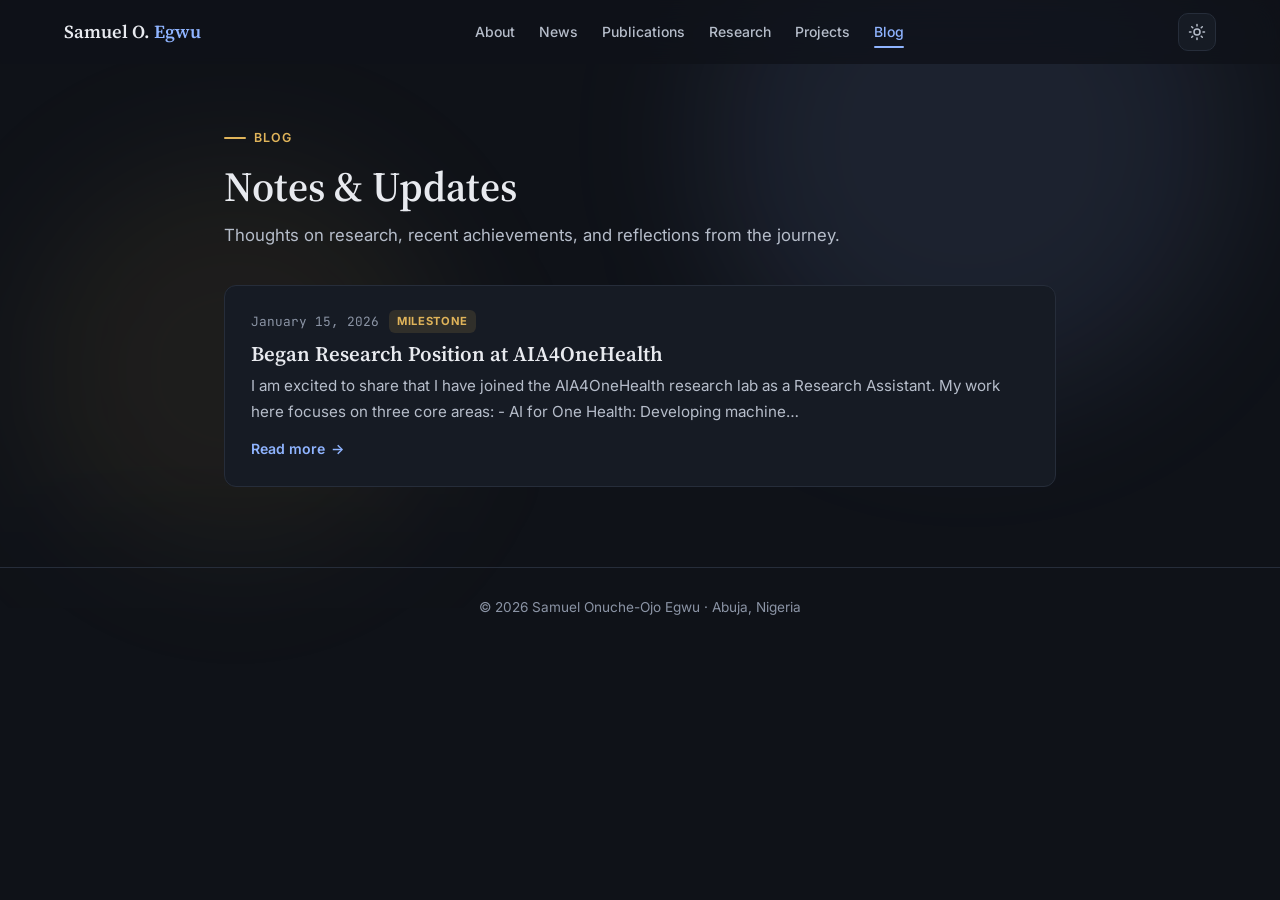
<file: blog.html>
<!DOCTYPE html>
<html lang="en">
<head>
  <meta charset="UTF-8">
  <meta name="viewport" content="width=device-width, initial-scale=1.0">
  <title>Blog — Samuel Onuche-Ojo Egwu</title>
  <meta name="description" content="Updates, achievements, and research reflections from Samuel Onuche-Ojo Egwu.">
  <meta name="author" content="Samuel Onuche-Ojo Egwu">
  <meta name="robots" content="index, follow">
  <link rel="canonical" href="https://egwusamuel.github.io/portfolio/blog.html">
  <meta property="og:type" content="website">
  <meta property="og:title" content="Blog — Samuel Onuche-Ojo Egwu">
  <meta property="og:description" content="Updates, achievements, and research reflections from Samuel Onuche-Ojo Egwu.">
  <meta property="og:url" content="https://egwusamuel.github.io/portfolio/blog.html">
  <meta property="og:image" content="https://egwusamuel.github.io/portfolio/Sam_Egwu-Profile.png">
  <meta property="og:site_name" content="Samuel Onuche-Ojo Egwu">
  <meta name="twitter:card" content="summary_large_image">
  <meta name="twitter:image" content="https://egwusamuel.github.io/portfolio/Sam_Egwu-Profile.png">
  <link rel="icon" href="favicon.ico" sizes="any">
  <link rel="icon" type="image/png" sizes="32x32" href="favicon-32x32.png">
  <link rel="icon" type="image/png" sizes="16x16" href="favicon-16x16.png">
  <link rel="apple-touch-icon" href="apple-touch-icon.png">
  <script>
    (function () { var t = 'dark'; try { var s = localStorage.getItem('site_theme'); if (s === 'light' || s === 'dark') t = s; } catch (e) {} document.documentElement.setAttribute('data-theme', t); })();
  </script>
  <link rel="preconnect" href="https://fonts.googleapis.com">
  <link rel="preconnect" href="https://fonts.gstatic.com" crossorigin>
  <link rel="stylesheet" href="https://fonts.googleapis.com/css2?family=Inter:wght@400;500;600;700&family=JetBrains+Mono:wght@400;500&family=Source+Serif+4:ital,opsz,wght@0,8..60,400;0,8..60,500;0,8..60,600;0,8..60,700;1,8..60,400;1,8..60,500&display=swap">
  <link rel="stylesheet" href="academic.css?v=20261023a">
  <script src="data.js?v=20261023a"></script>
  <!-- Google Analytics -->
  <script async src="https://www.googletagmanager.com/gtag/js?id=G-796SDYQKFT"></script>
  <script>
    window.dataLayer = window.dataLayer || [];
    function gtag(){dataLayer.push(arguments);}
    gtag('js', new Date());
    gtag('config', 'G-796SDYQKFT');
  </script>
</head>
<body>
  <a class="skip-link" href="#main">Skip to content</a>
  <div class="progress" aria-hidden="true"></div>
  <div class="backdrop" aria-hidden="true"><div class="blob blob-1"></div><div class="blob blob-2"></div></div>

  <nav class="nav" aria-label="Main">
    <div class="nav-inner">
      <a href="index.html" class="brand">Samuel O. <span>Egwu</span></a>
      <ul class="nav-links" id="nav-links">
        <li><a href="index.html#about">About</a></li>
        <li><a href="index.html#news">News</a></li>
        <li><a href="index.html#publications">Publications</a></li>
        <li><a href="index.html#research">Research</a></li>
        <li><a href="index.html#projects">Projects</a></li>
        <li><a href="blog.html" class="active" aria-current="page">Blog</a></li>
      </ul>
      <div class="nav-tools">
        <button class="icon-btn theme-toggle" type="button" aria-label="Toggle dark theme">
          <svg class="icon-moon" viewBox="0 0 24 24" fill="none" stroke="currentColor" stroke-width="2" stroke-linecap="round" stroke-linejoin="round" aria-hidden="true"><path d="M12 3a6 6 0 0 0 9 9 9 9 0 1 1-9-9Z"/></svg>
          <svg class="icon-sun" viewBox="0 0 24 24" fill="none" stroke="currentColor" stroke-width="2" stroke-linecap="round" stroke-linejoin="round" aria-hidden="true"><circle cx="12" cy="12" r="4"/><path d="M12 2v2M12 20v2M4.93 4.93l1.41 1.41M17.66 17.66l1.41 1.41M2 12h2M20 12h2M6.34 17.66l-1.41 1.41M19.07 4.93l-1.41 1.41"/></svg>
        </button>
        <button class="icon-btn nav-toggle" id="nav-toggle" type="button" aria-label="Toggle navigation" aria-expanded="false" aria-controls="nav-links">
          <span class="bars"><span></span><span></span><span></span></span>
        </button>
      </div>
    </div>
  </nav>

  <main class="blog-page" id="main">
    <header class="blog-head">
      <span class="eyebrow" data-reveal>Blog</span>
      <h1 data-reveal>Notes &amp; Updates</h1>
      <p data-reveal>Thoughts on research, recent achievements, and reflections from the journey.</p>
    </header>
    <div id="blog-grid" class="blog-grid"></div>
    <div id="blog-empty" class="blog-empty" style="display:none;">
      <h3>No posts yet</h3>
      <p>Check back soon for updates and achievements.</p>
    </div>
  </main>

  <!-- Blog Detail Modal -->
  <div id="blog-modal" class="modal-overlay" style="display:none;" role="dialog" aria-modal="true" aria-labelledby="modal-title">
    <div class="modal-content">
      <button class="icon-btn modal-close" id="modal-close" type="button" aria-label="Close">
        <svg viewBox="0 0 24 24" fill="none" stroke="currentColor" stroke-width="2" stroke-linecap="round" stroke-linejoin="round" aria-hidden="true"><path d="M18 6 6 18M6 6l12 12"/></svg>
      </button>
      <div class="modal-date" id="modal-date"></div>
      <h2 id="modal-title"></h2>
      <div class="modal-body" id="modal-body"></div>
    </div>
  </div>

  <footer class="footer">
    <p>&copy; 2026 Samuel Onuche-Ojo Egwu &middot; Abuja, Nigeria</p>
  </footer>

  <script src="posts.js?v=20261023a"></script>
  <script src="site.js?v=20261023a"></script>
  <script>
    // Merge built-in seed posts with published posts from the backend (or local cache).
    function getAllPosts() {
      const seedPosts = typeof SEED_POSTS !== 'undefined' ? SEED_POSTS : [];
      let blog = [];
      try { const b = loadData('blog'); blog = Array.isArray(b) ? b : []; } catch (e) { blog = []; }
      // Only show published posts (drafts stay hidden).
      const publishedAdmin = blog.filter(p => p.status === 'published');
      // Merge by id so an edited version of a seed post wins over the built-in copy.
      const byId = new Map();
      seedPosts.forEach(p => byId.set(p.id, p));
      publishedAdmin.forEach(p => byId.set(p.id, p));
      const all = [...byId.values()];
      all.sort((a, b) => new Date(b.date) - new Date(a.date));
      return all;
    }

    function formatDate(dateStr) {
      const d = new Date(dateStr);
      return d.toLocaleDateString('en-US', { year: 'numeric', month: 'long', day: 'numeric' });
    }

    function esc(str) {
      return String(str == null ? '' : str)
        .replace(/&/g, '&amp;').replace(/</g, '&lt;').replace(/>/g, '&gt;')
        .replace(/"/g, '&quot;').replace(/'/g, '&#39;');
    }

    function truncateText(text, maxLen) {
      text = String(text || '');
      if (text.length <= maxLen) return esc(text);
      return esc(text.slice(0, maxLen).trimEnd()) + '&hellip;';
    }

    function renderBlog() {
      const posts = getAllPosts();
      const grid = document.getElementById('blog-grid');
      const empty = document.getElementById('blog-empty');
      if (posts.length === 0) {
        grid.innerHTML = '';
        empty.style.display = 'block';
        return;
      }
      empty.style.display = 'none';
      grid.innerHTML = posts.map((post, index) => `
        <article class="blog-card" data-reveal tabindex="0" role="button" data-index="${index}">
          <div class="blog-card-header">
            <span class="blog-card-date">${esc(formatDate(post.date))}</span>
            ${post.category ? `<span class="blog-card-category">${esc(post.category)}</span>` : ''}
          </div>
          <h2>${esc(post.title)}</h2>
          <p class="blog-excerpt">${truncateText(post.content, 180)}</p>
          <span class="read-more">Read more <span aria-hidden="true">&rarr;</span></span>
        </article>
      `).join('');
      observeReveal(grid);
    }

    let lastFocus = null;
    function openPost(index) {
      const post = getAllPosts()[index];
      if (!post) return;
      lastFocus = document.activeElement;
      document.getElementById('modal-date').textContent = formatDate(post.date);
      document.getElementById('modal-title').textContent = post.title;
      document.getElementById('modal-body').innerHTML = String(post.content || '').split('\n').map(esc).join('<br>');
      document.getElementById('blog-modal').style.display = 'flex';
      document.body.style.overflow = 'hidden';
      document.getElementById('modal-close').focus();
    }

    function closeModal() {
      document.getElementById('blog-modal').style.display = 'none';
      document.body.style.overflow = '';
      if (lastFocus) lastFocus.focus();
    }

    document.getElementById('blog-grid').addEventListener('click', e => {
      const card = e.target.closest('.blog-card');
      if (card) openPost(Number(card.dataset.index));
    });
    document.getElementById('blog-grid').addEventListener('keydown', e => {
      const card = e.target.closest('.blog-card');
      if (card && (e.key === 'Enter' || e.key === ' ')) { e.preventDefault(); openPost(Number(card.dataset.index)); }
    });
    document.getElementById('modal-close').addEventListener('click', closeModal);
    document.getElementById('blog-modal').addEventListener('click', function (e) { if (e.target === this) closeModal(); });
    document.addEventListener('keydown', e => { if (e.key === 'Escape' && document.getElementById('blog-modal').style.display !== 'none') closeModal(); });

    renderBlog();                                            // seed/cache first
    observeReveal(document);
    hydratePublished().then(ok => { if (ok) renderBlog(); }); // then live published content
    trackVisit();
    initGoatCounter();
  </script>

</body>
</html>
</file>
<file: academic.css>
/* =====================================================================
   Academic theme — index.html and blog.html
   (admin.html keeps using style.css)
   ===================================================================== */

/* ---------- Tokens ---------- */
:root {
  --bg: #fbfaf6;
  --bg-soft: #f3f1ea;
  --surface: #ffffff;
  --surface-2: #f7f5ef;
  --text: #1a1f29;
  --text-2: #444c5c;
  --muted: #6b7384;
  --border: #e5e1d6;
  --border-strong: #d3cdbd;
  --accent: #1d3d6e;          /* deep navy */
  --accent-hover: #142c52;
  --accent-soft: rgba(29, 61, 110, 0.07);
  --accent-ring: rgba(29, 61, 110, 0.22);
  --gold: #a87a1c;            /* brand continuity, used sparingly */
  --gold-soft: rgba(168, 122, 28, 0.12);
  --success: #1f7a4d;
  --success-soft: rgba(31, 122, 77, 0.1);
  --warn: #9a5b00;
  --warn-soft: rgba(154, 91, 0, 0.1);
  --shadow-sm: 0 1px 2px rgba(20, 24, 33, 0.05);
  --shadow-md: 0 6px 24px rgba(20, 24, 33, 0.07);
  --shadow-lg: 0 16px 48px rgba(20, 24, 33, 0.10);
  --nav-bg: rgba(251, 250, 246, 0.82);
  --blob-1: rgba(70, 120, 205, 0.13);
  --blob-2: rgba(205, 155, 60, 0.12);

  --serif: 'Source Serif 4', 'Source Serif Pro', Georgia, 'Times New Roman', serif;
  --sans: 'Inter', system-ui, -apple-system, 'Segoe UI', Roboto, sans-serif;
  --mono: 'JetBrains Mono', ui-monospace, Consolas, monospace;

  --radius: 12px;
  --radius-sm: 8px;
  --ease: cubic-bezier(0.22, 1, 0.36, 1);
  --nav-h: 64px;
  color-scheme: light;
}

@media (prefers-color-scheme: dark) {
  :root:not([data-theme="light"]) {
    --bg: #0f1218;
    --bg-soft: #141821;
    --surface: #161b24;
    --surface-2: #1b212c;
    --text: #e8eaef;
    --text-2: #b6bdca;
    --muted: #8b94a5;
    --border: #262d3a;
    --border-strong: #343d4e;
    --accent: #8fb4ff;
    --accent-hover: #b3ccff;
    --accent-soft: rgba(143, 180, 255, 0.09);
    --accent-ring: rgba(143, 180, 255, 0.28);
    --gold: #e0b45a;
    --gold-soft: rgba(224, 180, 90, 0.13);
    --success: #5fd39b;
    --success-soft: rgba(95, 211, 155, 0.12);
    --warn: #f0b35a;
    --warn-soft: rgba(240, 179, 90, 0.12);
    --shadow-sm: 0 1px 2px rgba(0, 0, 0, 0.3);
    --shadow-md: 0 6px 24px rgba(0, 0, 0, 0.35);
    --shadow-lg: 0 16px 48px rgba(0, 0, 0, 0.45);
    --nav-bg: rgba(15, 18, 24, 0.8);
    --blob-1: rgba(143, 180, 255, 0.10);
    --blob-2: rgba(224, 180, 90, 0.07);
    color-scheme: dark;
  }
}
:root[data-theme="dark"] {
  --bg: #0f1218;
  --bg-soft: #141821;
  --surface: #161b24;
  --surface-2: #1b212c;
  --text: #e8eaef;
  --text-2: #b6bdca;
  --muted: #8b94a5;
  --border: #262d3a;
  --border-strong: #343d4e;
  --accent: #8fb4ff;
  --accent-hover: #b3ccff;
  --accent-soft: rgba(143, 180, 255, 0.09);
  --accent-ring: rgba(143, 180, 255, 0.28);
  --gold: #e0b45a;
  --gold-soft: rgba(224, 180, 90, 0.13);
  --success: #5fd39b;
  --success-soft: rgba(95, 211, 155, 0.12);
  --warn: #f0b35a;
  --warn-soft: rgba(240, 179, 90, 0.12);
  --shadow-sm: 0 1px 2px rgba(0, 0, 0, 0.3);
  --shadow-md: 0 6px 24px rgba(0, 0, 0, 0.35);
  --shadow-lg: 0 16px 48px rgba(0, 0, 0, 0.45);
  --nav-bg: rgba(15, 18, 24, 0.8);
  --blob-1: rgba(143, 180, 255, 0.10);
  --blob-2: rgba(224, 180, 90, 0.07);
  color-scheme: dark;
}

/* ---------- Base ---------- */
*, *::before, *::after { box-sizing: border-box; margin: 0; padding: 0; }
html { scroll-behavior: smooth; scroll-padding-top: calc(var(--nav-h) + 16px); -webkit-text-size-adjust: 100%; }
body {
  font-family: var(--sans);
  font-size: 16px;
  line-height: 1.7;
  color: var(--text);
  background: var(--bg);
  -webkit-font-smoothing: antialiased;
  overflow-x: hidden;
}
html.theme-anim body, html.theme-anim body * {
  transition: background-color .45s var(--ease), border-color .45s var(--ease), color .3s var(--ease) !important;
}
img { max-width: 100%; display: block; }
a { color: var(--accent); text-decoration: none; text-underline-offset: 3px; }
a:hover { color: var(--accent-hover); text-decoration: underline; }
:focus-visible { outline: 2px solid var(--accent); outline-offset: 3px; border-radius: 4px; }
::selection { background: var(--accent-ring); }
h1, h2, h3, h4 { font-family: var(--serif); color: var(--text); line-height: 1.25; font-weight: 600; }
p { color: var(--text-2); text-wrap: pretty; }
.sr-only { position: absolute; width: 1px; height: 1px; padding: 0; margin: -1px; overflow: hidden; clip: rect(0,0,0,0); border: 0; }
.skip-link { position: absolute; left: 16px; top: -48px; background: var(--accent); color: var(--bg); padding: 8px 14px; border-radius: 6px; z-index: 300; }
.skip-link:focus { top: 12px; color: var(--bg); }

/* ---------- Reading progress ---------- */
.progress {
  position: fixed; top: 0; left: 0; height: 3px; width: 100%;
  transform-origin: 0 50%; transform: scaleX(0);
  background: linear-gradient(90deg, var(--accent), var(--gold));
  z-index: 200; pointer-events: none;
}

/* ---------- Navbar ---------- */
.nav {
  position: sticky; top: 0; z-index: 100;
  height: var(--nav-h);
  background: var(--nav-bg);
  backdrop-filter: saturate(160%) blur(14px);
  -webkit-backdrop-filter: saturate(160%) blur(14px);
  border-bottom: 1px solid transparent;
  transition: border-color .3s var(--ease), box-shadow .3s var(--ease);
}
.nav.scrolled { border-bottom-color: var(--border); box-shadow: var(--shadow-sm); }
.nav-inner {
  max-width: 1200px; height: 100%; margin: 0 auto; padding: 0 24px;
  display: flex; align-items: center; justify-content: space-between; gap: 16px;
}
.brand { font-family: var(--serif); font-size: 1.15rem; font-weight: 600; color: var(--text); white-space: nowrap; }
.brand:hover { color: var(--accent); text-decoration: none; }
.brand span { color: var(--accent); }
.nav-links { display: flex; align-items: center; gap: 2px; list-style: none; }
.nav-links a {
  position: relative; display: block; padding: 8px 11px;
  font-size: 0.875rem; font-weight: 500; color: var(--text-2); border-radius: 8px;
}
.nav-links a:hover { color: var(--text); background: var(--accent-soft); text-decoration: none; }
.nav-links a::after {
  content: ''; position: absolute; left: 11px; right: 11px; bottom: 3px; height: 2px;
  background: var(--accent); border-radius: 2px;
  transform: scaleX(0); transition: transform .35s var(--ease);
}
.nav-links a.active { color: var(--accent); }
.nav-links a.active::after { transform: scaleX(1); }
.nav-tools { display: flex; align-items: center; gap: 6px; }
.icon-btn {
  width: 38px; height: 38px; display: inline-grid; place-items: center;
  border: 1px solid var(--border); border-radius: 10px; background: var(--surface);
  color: var(--text-2); cursor: pointer; transition: border-color .2s, color .2s, transform .2s var(--ease);
}
.icon-btn:hover { color: var(--accent); border-color: var(--accent-ring); }
.icon-btn:active { transform: scale(0.94); }
.icon-btn svg { width: 18px; height: 18px; }
.theme-toggle .icon-sun { display: none; }
:root[data-theme="dark"] .theme-toggle .icon-sun { display: block; }
:root[data-theme="dark"] .theme-toggle .icon-moon { display: none; }
@media (prefers-color-scheme: dark) {
  :root:not([data-theme="light"]) .theme-toggle .icon-sun { display: block; }
  :root:not([data-theme="light"]) .theme-toggle .icon-moon { display: none; }
}
.nav-toggle { display: none; }
.nav-toggle span { display: block; width: 16px; height: 2px; background: currentColor; border-radius: 2px; transition: transform .3s var(--ease), opacity .2s; }
.nav-toggle span + span { margin-top: 3px; }
.nav-toggle .bars { display: block; }
.nav-toggle.open span:nth-child(1) { transform: translateY(5px) rotate(45deg); }
.nav-toggle.open span:nth-child(2) { opacity: 0; }
.nav-toggle.open span:nth-child(3) { transform: translateY(-5px) rotate(-45deg); }

/* ---------- Page layout ---------- */
.page {
  position: relative;
  max-width: 1200px; margin: 0 auto; padding: 48px 24px 80px;
  display: grid; grid-template-columns: 290px minmax(0, 1fr); gap: 64px;
}
.backdrop { position: absolute; top: 0; left: 0; right: 0; height: 760px; overflow: hidden; pointer-events: none; z-index: 0;
  -webkit-mask-image: linear-gradient(#000 60%, transparent); mask-image: linear-gradient(#000 60%, transparent); }
.blob { position: absolute; border-radius: 50%; filter: blur(70px); opacity: 1; }
.blob-1 { width: 520px; height: 520px; background: var(--blob-1); top: -120px; right: 4%; animation: drift1 22s ease-in-out infinite alternate; }
.blob-2 { width: 420px; height: 420px; background: var(--blob-2); top: 160px; left: 2%; animation: drift2 26s ease-in-out infinite alternate; }
@keyframes drift1 { to { transform: translate(-90px, 70px) scale(1.12); } }
@keyframes drift2 { to { transform: translate(110px, -40px) scale(0.92); } }
.page, .blog-page, .footer { position: relative; z-index: 1; }

/* ---------- Sidebar (profile) ---------- */
.profile { position: sticky; top: calc(var(--nav-h) + 32px); align-self: start; }
.avatar-wrap { position: relative; width: 196px; height: 196px; margin-bottom: 24px; }
.avatar-wrap::before {
  content: ''; position: absolute; inset: -6px; border-radius: 50%;
  background: conic-gradient(from 0deg, var(--accent), var(--gold), var(--accent-ring), var(--accent));
  animation: spin 14s linear infinite;
}
.avatar-wrap::after { content: ''; position: absolute; inset: -2px; border-radius: 50%; background: var(--bg); }
@keyframes spin { to { transform: rotate(1turn); } }
.avatar {
  position: relative; z-index: 1; width: 100%; height: 100%; border-radius: 50%; object-fit: cover;
  animation: avatarIn 1s var(--ease) both;
}
@keyframes avatarIn { from { opacity: 0; transform: scale(0.94); } to { opacity: 1; transform: none; } }
.profile h1 { font-size: 1.75rem; letter-spacing: -0.01em; margin-bottom: 6px; }
.profile .role { font-weight: 600; color: var(--text); font-size: 0.95rem; }
.profile .affil { font-size: 0.9rem; color: var(--text-2); line-height: 1.55; margin-top: 2px; }
.profile .loc { display: flex; align-items: center; gap: 6px; font-size: 0.85rem; color: var(--muted); margin-top: 10px; }
.profile .loc svg { width: 14px; height: 14px; }
.profile-links { list-style: none; margin: 20px 0 0; display: grid; gap: 2px; }
.profile-links a {
  display: flex; align-items: center; gap: 10px; padding: 7px 10px; margin: 0 -10px;
  font-size: 0.9rem; color: var(--text-2); border-radius: 8px;
  transition: background .2s, color .2s, transform .25s var(--ease);
}
.profile-links a:hover { background: var(--accent-soft); color: var(--accent); text-decoration: none; transform: translateX(3px); }
.profile-links svg { width: 17px; height: 17px; flex: none; color: var(--muted); transition: color .2s; }
.profile-links a:hover svg { color: var(--accent); }
.stats { display: grid; grid-template-columns: repeat(3, 1fr); gap: 12px; margin-top: 24px; padding-top: 20px; border-top: 1px solid var(--border); }
.stat { text-align: left; }
.stat-num { font-family: var(--serif); font-size: 1.6rem; font-weight: 600; color: var(--accent); line-height: 1.1; font-variant-numeric: tabular-nums; }
.stat-label { font-size: 0.68rem; color: var(--muted); text-transform: uppercase; letter-spacing: 0.03em; margin-top: 4px; line-height: 1.3; }

/* ---------- Main column ---------- */
.main { min-width: 0; }
.intro { padding: 8px 0 8px; }
.eyebrow {
  display: inline-flex; align-items: center; gap: 8px;
  font-size: 0.78rem; font-weight: 600; letter-spacing: 0.08em; text-transform: uppercase; color: var(--gold);
}
.eyebrow::before { content: ''; width: 22px; height: 2px; background: currentColor; border-radius: 2px; }
.lead {
  font-family: var(--serif); font-size: clamp(1.6rem, 3.2vw, 2.35rem); line-height: 1.3; font-weight: 500;
  color: var(--text); margin-top: 14px; letter-spacing: -0.01em;
}
.rotator { display: inline-grid; vertical-align: bottom; color: var(--accent); font-style: italic; }
.rotator > span { grid-area: 1 / 1; white-space: nowrap; transition: opacity .55s var(--ease), transform .55s var(--ease); }
.rotator > span:not(.on) { opacity: 0; transform: translateY(0.4em); }
.rotator > span.out { opacity: 0; transform: translateY(-0.4em); }

.section { padding-top: 64px; }
.section-title {
  display: flex; align-items: baseline; gap: 14px;
  font-size: 1.6rem; margin-bottom: 24px; letter-spacing: -0.01em;
}
.section-title .num { font-family: var(--mono); font-size: 0.8rem; font-weight: 500; color: var(--gold); }
.section-title::after { content: ''; flex: 1; height: 1px; background: var(--border); align-self: center; transform-origin: left; transform: scaleX(var(--rule, 1)); transition: transform 1.1s var(--ease) .15s; }
.reveal.section-title::after { --rule: 0; }
.reveal.in.section-title::after { --rule: 1; }

.about p { font-size: 1.04rem; margin-bottom: 14px; }
.about p:last-child { margin-bottom: 0; }

/* Interests */
.chips { display: flex; flex-wrap: wrap; gap: 8px; margin-top: 20px; }
.chip {
  font-size: 0.83rem; font-weight: 500; color: var(--accent);
  background: var(--accent-soft); border: 1px solid var(--accent-ring);
  padding: 5px 12px; border-radius: 999px;
  transition: transform .25s var(--ease), background .2s;
}
.chip:hover { transform: translateY(-2px); background: var(--surface); }

/* Featured publication */
.featured {
  position: relative; margin-top: 36px; padding: 1px; border-radius: calc(var(--radius) + 2px);
  background: linear-gradient(120deg, var(--accent-ring), var(--gold-soft), var(--accent-ring));
  background-size: 220% 220%; animation: sheen 9s ease-in-out infinite alternate;
}
@keyframes sheen { from { background-position: 0% 50%; } to { background-position: 100% 50%; } }
.featured-inner { background: var(--surface); border-radius: var(--radius); padding: 24px 26px; box-shadow: var(--shadow-md); }
.featured-label {
  display: inline-flex; align-items: center; gap: 8px;
  font-size: 0.72rem; font-weight: 700; letter-spacing: 0.08em; text-transform: uppercase; color: var(--success);
}
.pulse { width: 8px; height: 8px; border-radius: 50%; background: var(--success); box-shadow: 0 0 0 0 var(--success); animation: pulse 2.2s infinite; }
@keyframes pulse { 0% { box-shadow: 0 0 0 0 var(--success-soft); } 70% { box-shadow: 0 0 0 10px transparent; } 100% { box-shadow: 0 0 0 0 transparent; } }
.featured h3 { font-size: 1.28rem; margin: 10px 0 8px; }
.featured h3 a { color: var(--text); }
.featured h3 a:hover { color: var(--accent); }
.featured .summary { font-size: 0.95rem; margin-top: 10px; }

/* News */
.news { list-style: none; position: relative; }
.news li { display: grid; grid-template-columns: 92px 1fr; gap: 16px; padding: 10px 0; border-bottom: 1px dashed var(--border); }
.news li:last-child { border-bottom: none; }
.news-date { font-family: var(--mono); font-size: 0.8rem; color: var(--muted); padding-top: 3px; white-space: nowrap; }
.news-text { color: var(--text-2); font-size: 0.97rem; }
.news li.is-highlight .news-date { color: var(--accent); font-weight: 500; }
.news-more { margin-top: 10px; background: none; border: none; color: var(--accent); font: inherit; font-size: 0.9rem; cursor: pointer; padding: 4px 0; }
.news-more:hover { text-decoration: underline; }
.news li.hidden-item { display: none; }

/* Publications */
.pub-year { font-family: var(--serif); font-size: 1.05rem; color: var(--muted); font-weight: 600; margin: 28px 0 8px; display: flex; align-items: center; gap: 12px; }
.pub-year:first-of-type { margin-top: 0; }
.pub-year::after { content: ''; flex: 1; height: 1px; background: var(--border); }
.pubs { list-style: none; }
.pub {
  display: grid; grid-template-columns: 40px 1fr; gap: 10px;
  padding: 16px 16px 16px 10px; margin: 0 -16px 0 -10px; border-radius: var(--radius);
  transition: background .25s var(--ease), box-shadow .25s var(--ease), transform .25s var(--ease);
}
.pub:hover { background: var(--surface); box-shadow: var(--shadow-md); transform: translateY(-2px); }
.pub-num { font-family: var(--mono); font-size: 0.82rem; color: var(--muted); padding-top: 3px; text-align: right; }
.pub-title { font-family: var(--serif); font-size: 1.08rem; font-weight: 600; color: var(--text); line-height: 1.4; }
.pub-title a { color: inherit; }
.pub-title a:hover { color: var(--accent); }
.pub-authors { font-size: 0.92rem; color: var(--text-2); margin-top: 4px; }
.pub-authors .me { color: var(--text); font-weight: 700; }
.pub-authors .me sup { color: var(--gold); font-weight: 700; }
.pub-venue { font-size: 0.92rem; color: var(--muted); font-style: italic; margin-top: 2px; }
.badges { display: flex; flex-wrap: wrap; gap: 6px; margin-top: 10px; align-items: center; }
.badge {
  font-size: 0.7rem; font-weight: 600; letter-spacing: 0.04em; text-transform: uppercase;
  padding: 3px 8px; border-radius: 6px; border: 1px solid var(--border-strong); color: var(--text-2);
}
.badge.journal { color: var(--accent); border-color: var(--accent-ring); background: var(--accent-soft); }
.badge.oa { color: var(--success); border-color: transparent; background: var(--success-soft); }
.badge.ca { color: var(--gold); border-color: transparent; background: var(--gold-soft); }
.badge.wip { color: var(--warn); border-color: transparent; background: var(--warn-soft); }
.pub-actions { display: flex; flex-wrap: wrap; gap: 6px; margin-top: 10px; }
.pill {
  display: inline-flex; align-items: center; gap: 6px;
  font-size: 0.8rem; font-weight: 600; font-family: var(--sans);
  padding: 5px 11px; border-radius: 8px; border: 1px solid var(--border-strong);
  background: var(--surface); color: var(--text-2); cursor: pointer;
  transition: color .2s, border-color .2s, background .2s, transform .2s var(--ease);
}
.pill:hover { color: var(--accent); border-color: var(--accent); text-decoration: none; transform: translateY(-1px); }
.pill svg { width: 14px; height: 14px; }
.pill[aria-expanded="true"] { background: var(--accent); color: var(--surface); border-color: var(--accent); }
.bibtex { display: grid; grid-template-rows: 0fr; transition: grid-template-rows .4s var(--ease); }
.bibtex.open { grid-template-rows: 1fr; }
.bibtex > div { overflow: hidden; }
.bibtex pre {
  position: relative; margin-top: 10px; padding: 14px 52px 14px 16px; border-radius: var(--radius-sm);
  background: var(--surface-2); border: 1px solid var(--border);
  font-family: var(--mono); font-size: 0.78rem; line-height: 1.6; color: var(--text-2);
  white-space: pre-wrap; word-break: break-word;
}
.copy-btn { position: absolute; top: 8px; right: 8px; }
.footnote { font-size: 0.82rem; color: var(--muted); margin-top: 18px; }
.footnote sup { color: var(--gold); font-weight: 700; }
.subhead { font-family: var(--sans); font-size: 0.78rem; font-weight: 700; letter-spacing: 0.08em; text-transform: uppercase; color: var(--muted); margin: 32px 0 6px; }

/* Timeline (experience, research, education) */
.timeline { position: relative; list-style: none; padding-left: 28px; }
.timeline::before {
  content: ''; position: absolute; left: 6px; top: 8px; bottom: 8px; width: 2px;
  background: linear-gradient(var(--accent-ring), var(--border));
  transform-origin: top; transform: scaleY(var(--line, 1)); transition: transform 1.4s var(--ease);
}
.timeline.reveal { --line: 0; opacity: 1; transform: none; }
.timeline.reveal.in { --line: 1; }
.tl-item { position: relative; padding-bottom: 28px; }
.tl-item:last-child { padding-bottom: 0; }
.tl-item::before {
  content: ''; position: absolute; left: -27px; top: 8px; width: 12px; height: 12px; border-radius: 50%;
  background: var(--bg); border: 2px solid var(--accent); transition: transform .3s var(--ease), background .3s;
}
.tl-item:hover::before { transform: scale(1.25); background: var(--accent); }
.tl-head { display: flex; flex-wrap: wrap; justify-content: space-between; align-items: baseline; gap: 4px 16px; }
.tl-item h3 { font-size: 1.12rem; }
.tl-date { font-family: var(--mono); font-size: 0.8rem; color: var(--muted); white-space: nowrap; }
.tl-org { font-size: 0.95rem; color: var(--text-2); font-weight: 500; margin-top: 2px; }
.tl-detail { font-size: 0.94rem; margin-top: 8px; }
.tl-list { margin: 8px 0 0 18px; color: var(--text-2); font-size: 0.94rem; }
.tl-list li { margin-bottom: 4px; }
.tl-tags { display: flex; flex-wrap: wrap; gap: 6px; margin-top: 8px; }
.tl-tags span { font-size: 0.75rem; padding: 2px 8px; border-radius: 6px; background: var(--surface-2); border: 1px solid var(--border); color: var(--text-2); }
.kv { list-style: none; margin-top: 6px; font-size: 0.94rem; }
.kv li { color: var(--text-2); }
.kv b { color: var(--text); font-weight: 600; }

/* Projects */
.projects { display: grid; grid-template-columns: repeat(2, minmax(0, 1fr)); gap: 16px; }
.project {
  display: flex; flex-direction: column; padding: 22px; border-radius: var(--radius);
  background: var(--surface); border: 1px solid var(--border);
  transition: transform .3s var(--ease), box-shadow .3s var(--ease), border-color .3s;
}
.project:hover { transform: translateY(-4px); box-shadow: var(--shadow-lg); border-color: var(--accent-ring); }
.project h3 { font-size: 1.08rem; margin-bottom: 8px; }
.project p { font-size: 0.92rem; flex: 1; }
.project .project-link { margin-top: 14px; font-size: 0.88rem; font-weight: 600; display: inline-flex; align-items: center; gap: 6px; }
.project .project-link span { transition: transform .25s var(--ease); }
.project .project-link:hover span { transform: translateX(4px); }
.project-images { display: grid; grid-template-columns: repeat(auto-fit, minmax(100px, 1fr)); gap: 6px; margin: -6px -6px 14px; }
.project-images img { width: 100%; height: 140px; object-fit: cover; border-radius: 8px; }

/* Awards */
.awards { list-style: none; }
.award { display: grid; grid-template-columns: 56px 1fr; gap: 12px; padding: 12px 0; border-bottom: 1px solid var(--border); }
.award:last-child { border-bottom: none; }
.award-year { font-family: var(--mono); font-size: 0.82rem; color: var(--gold); padding-top: 2px; }
.award-name { font-weight: 600; color: var(--text); font-size: 0.97rem; }
.award-detail { font-size: 0.88rem; color: var(--muted); }

/* Skills */
.skills { display: grid; grid-template-columns: repeat(2, minmax(0, 1fr)); gap: 16px; }
.skill { padding: 18px 20px; border-radius: var(--radius); background: var(--surface); border: 1px solid var(--border); }
.skill h3 { font-family: var(--sans); font-size: 0.8rem; font-weight: 700; letter-spacing: 0.08em; text-transform: uppercase; color: var(--accent); margin-bottom: 10px; }
.skill ul { display: flex; flex-wrap: wrap; gap: 6px; list-style: none; }
.skill li { font-size: 0.85rem; padding: 3px 10px; border-radius: 6px; background: var(--surface-2); color: var(--text-2); border: 1px solid var(--border); }

/* Contact */
.contact-card {
  padding: 28px; border-radius: var(--radius); border: 1px solid var(--border);
  background: linear-gradient(135deg, var(--accent-soft), transparent 60%), var(--surface);
}
.contact-card p { margin-bottom: 16px; }
.contact-row { display: flex; flex-wrap: wrap; gap: 8px; }
.btn {
  display: inline-flex; align-items: center; gap: 8px;
  padding: 10px 18px; border-radius: 10px; font-weight: 600; font-size: 0.92rem;
  border: 1px solid var(--accent); transition: transform .2s var(--ease), background .2s, color .2s, box-shadow .2s;
}
.btn svg { width: 16px; height: 16px; }
.btn-primary { background: var(--accent); color: var(--surface); }
.btn-primary:hover { background: var(--accent-hover); color: var(--surface); text-decoration: none; transform: translateY(-2px); box-shadow: var(--shadow-md); }
.btn-ghost { background: transparent; color: var(--accent); border-color: var(--border-strong); }
.btn-ghost:hover { border-color: var(--accent); text-decoration: none; transform: translateY(-2px); }

/* Footer */
.footer { border-top: 1px solid var(--border); padding: 28px 24px; text-align: center; font-size: 0.85rem; color: var(--muted); }
.footer p { color: var(--muted); }

/* Toast */
.toast {
  position: fixed; left: 50%; bottom: 24px; transform: translate(-50%, 20px); opacity: 0;
  background: var(--text); color: var(--bg); padding: 10px 16px; border-radius: 10px; font-size: 0.88rem;
  transition: opacity .3s, transform .3s var(--ease); pointer-events: none; z-index: 300;
}
.toast.show { opacity: 1; transform: translate(-50%, 0); }

/* ---------- Reveal on scroll ---------- */
.reveal { opacity: 0; transform: translateY(18px); transition: opacity .8s var(--ease), transform .8s var(--ease); transition-delay: var(--d, 0s); }
.reveal.in { opacity: 1; transform: none; }

/* ---------- Blog ---------- */
.blog-page { max-width: 880px; margin: 0 auto; padding: 56px 24px 80px; position: relative; }
.blog-head h1 { font-size: clamp(2rem, 4vw, 2.6rem); margin-top: 12px; }
.blog-head p { margin-top: 8px; font-size: 1.05rem; }
.blog-grid { display: grid; gap: 16px; margin-top: 36px; }
.blog-card {
  padding: 24px 26px; border-radius: var(--radius); background: var(--surface); border: 1px solid var(--border);
  cursor: pointer; transition: transform .3s var(--ease), box-shadow .3s var(--ease), border-color .3s;
}
.blog-card:hover { transform: translateY(-3px); box-shadow: var(--shadow-lg); border-color: var(--accent-ring); }
.blog-card-header { display: flex; flex-wrap: wrap; align-items: center; gap: 10px; margin-bottom: 8px; }
.blog-card-date { font-family: var(--mono); font-size: 0.8rem; color: var(--muted); }
.blog-card-category { font-size: 0.7rem; font-weight: 700; letter-spacing: 0.06em; text-transform: uppercase; color: var(--gold); background: var(--gold-soft); padding: 2px 8px; border-radius: 6px; }
.blog-card h2 { font-size: 1.3rem; margin-bottom: 6px; }
.blog-excerpt { font-size: 0.95rem; }
.read-more { display: inline-flex; gap: 6px; margin-top: 12px; font-size: 0.88rem; font-weight: 600; color: var(--accent); transition: gap .25s var(--ease); }
.blog-card:hover .read-more { gap: 10px; }
.blog-empty { text-align: center; padding: 48px 0; }
.modal-overlay {
  position: fixed; inset: 0; z-index: 250; display: flex; align-items: center; justify-content: center;
  padding: 16px; background: rgba(10, 12, 18, 0.55); backdrop-filter: blur(4px);
  animation: fadeIn .25s ease;
}
.modal-content {
  position: relative; width: 100%; max-width: 720px; max-height: 86vh; overflow-y: auto;
  background: var(--surface); border: 1px solid var(--border); border-radius: 16px; padding: 36px;
  box-shadow: var(--shadow-lg); animation: rise .4s var(--ease);
}
.modal-close { position: absolute; top: 14px; right: 14px; }
.modal-date { font-family: var(--mono); font-size: 0.8rem; color: var(--muted); }
.modal-content h2 { font-size: 1.7rem; margin: 6px 0 16px; padding-right: 36px; }
.modal-body { color: var(--text-2); line-height: 1.8; }
@keyframes fadeIn { from { opacity: 0; } }
@keyframes rise { from { opacity: 0; transform: translateY(16px) scale(0.98); } }

/* ---------- Responsive ---------- */
@media (max-width: 1080px) {
  .nav-links a { padding: 8px 8px; font-size: 0.84rem; }
  .nav-links a::after { left: 8px; right: 8px; }
}
@media (max-width: 960px) {
  .nav-toggle { display: inline-grid; }
  .nav-links {
    position: absolute; top: var(--nav-h); left: 0; right: 0; flex-direction: column; align-items: stretch; gap: 0;
    background: var(--surface); border-bottom: 1px solid var(--border); box-shadow: var(--shadow-md);
    padding: 8px 16px 14px; transform-origin: top; transform: scaleY(0.96); opacity: 0; pointer-events: none;
    transition: opacity .25s var(--ease), transform .25s var(--ease);
  }
  .nav-links.open { opacity: 1; transform: none; pointer-events: auto; }
  .nav-links a { padding: 11px 8px; font-size: 0.95rem; }
  .nav-links a::after { display: none; }
  .nav-links a.active { background: var(--accent-soft); }
  .page { grid-template-columns: 1fr; gap: 8px; padding-top: 32px; }
  .profile { position: static; display: grid; grid-template-columns: auto 1fr; gap: 0 24px; align-items: center; }
  .avatar-wrap { width: 128px; height: 128px; margin-bottom: 0; grid-row: span 4; }
  .profile-links { grid-column: 1 / -1; grid-template-columns: repeat(auto-fill, minmax(150px, 1fr)); margin-top: 20px; }
  .profile-links a { margin: 0; }
  .stats { grid-column: 1 / -1; }
}
@media (max-width: 600px) {
  .nav-inner { padding: 0 16px; }
  .page { padding: 24px 16px 56px; }
  .blog-page { padding: 36px 16px 56px; }
  .profile { grid-template-columns: 1fr; }
  .avatar-wrap { width: 120px; height: 120px; grid-row: auto; margin-bottom: 18px; }
  .profile h1 { font-size: 1.55rem; }
  .profile-links { grid-template-columns: repeat(2, minmax(0, 1fr)); }
  .section { padding-top: 48px; }
  .section-title { font-size: 1.4rem; }
  .news li { grid-template-columns: 1fr; gap: 2px; }
  .pub { grid-template-columns: 1fr; gap: 2px; margin: 0 -8px; padding: 14px 8px; }
  .pub-num { text-align: left; }
  .projects, .skills { grid-template-columns: 1fr; }
  .featured-inner { padding: 20px; }
  .modal-content { padding: 26px 20px; }
  .award { grid-template-columns: 48px 1fr; }
}

/* ---------- Reduced motion ---------- */
@media (prefers-reduced-motion: reduce) {
  html { scroll-behavior: auto; }
  *, *::before, *::after { animation-duration: 0.01ms !important; animation-iteration-count: 1 !important; transition-duration: 0.01ms !important; transition-delay: 0s !important; }
  .reveal { opacity: 1; transform: none; }
  .blob { display: none; }
}

/* ---------- Print (CV-friendly) ---------- */
@media print {
  .nav, .progress, .backdrop, .pub-actions, .theme-toggle, .news-more, .contact-row { display: none !important; }
  .page { display: block; padding: 0; }
  .profile { position: static; }
  .reveal { opacity: 1 !important; transform: none !important; }
  body { background: #fff; color: #000; }
}
</file>
<file: style.css>
/* ===== Fonts ===== */
@import url('https://fonts.googleapis.com/css2?family=Inter:wght@300;400;500;600;700;800&family=Playfair+Display:ital,wght@0,400;0,500;0,600;0,700;0,800;1,400;1,500&family=JetBrains+Mono:wght@400;500&display=swap');

/* ===== Reset & Base ===== */
*,
*::before,
*::after {
  margin: 0;
  padding: 0;
  box-sizing: border-box;
}

:root {
  /* Background layers */
  --bg-deep: #07090f;
  --bg: #0b0e16;
  --bg-elevated: #12141d;
  --bg-card: #171a24;
  --bg-card-hover: #1e2230;
  --bg-glass: rgba(23, 26, 36, 0.65);

  /* Text */
  --text: #eceff8;
  --text-secondary: #b4c0dc;
  --text-muted: #7280a8;

  /* Gold palette */
  --gold: #d4a017;
  --gold-light: #f0c040;
  --gold-pale: #f8e5a0;
  --gold-dark: #b8860b;
  --gold-glow: rgba(212, 160, 23, 0.25);

  /* Accent */
  --accent: #d4a017;
  --accent-hover: #f0c040;
  --success: #4ade80;
  --danger: #f87171;

  /* Borders */
  --border: #232733;
  --border-light: #313644;

  /* Radii */
  --radius: 10px;
  --radius-sm: 6px;
  --radius-lg: 16px;
  --radius-xl: 20px;

  /* Widths */
  --max-width: 1000px;
  --max-width-narrow: 760px;

  /* Shadows */
  --shadow-sm: 0 1px 3px rgba(0,0,0,0.35);
  --shadow-md: 0 4px 20px rgba(0,0,0,0.4);
  --shadow-lg: 0 8px 40px rgba(0,0,0,0.55);
  --shadow-gold: 0 0 30px rgba(212,160,23,0.18);

  /* Transitions */
  --transition: 0.25s cubic-bezier(0.4, 0, 0.2, 1);
  --transition-slow: 0.4s cubic-bezier(0.4, 0, 0.2, 1);

  /* Spacing scale */
  --space-xs: 0.25rem;
  --space-sm: 0.5rem;
  --space-md: 1rem;
  --space-lg: 1.5rem;
  --space-xl: 2rem;
  --space-2xl: 3rem;
  --space-3xl: 4rem;
  --space-4xl: 6rem;
}

html {
  scroll-behavior: smooth;
  font-size: 16px;
}

body {
  font-family: 'Inter', -apple-system, BlinkMacSystemFont, 'Segoe UI', sans-serif;
  background-color: var(--bg);
  color: var(--text);
  line-height: 1.72;
  min-height: 100vh;
  background-image:
    radial-gradient(ellipse at 15% 5%, rgba(212,160,23,0.05) 0%, transparent 55%),
    radial-gradient(ellipse at 85% 95%, rgba(212,160,23,0.04) 0%, transparent 55%),
    radial-gradient(ellipse at 50% 50%, rgba(212,160,23,0.02) 0%, transparent 70%);
  background-attachment: fixed;
  -webkit-font-smoothing: antialiased;
  -moz-osx-font-smoothing: grayscale;
}

/* ===== Scrollbar ===== */
::-webkit-scrollbar { width: 8px; }
::-webkit-scrollbar-track { background: var(--bg-deep); }
::-webkit-scrollbar-thumb { background: var(--border); border-radius: 4px; }
::-webkit-scrollbar-thumb:hover { background: var(--border-light); }

/* ===== Selection ===== */
::selection { background: rgba(212,160,23,0.3); color: #fff; }

/* ===== Typography ===== */
h1, h2, h3, h4, h5, h6 {
  font-family: 'Playfair Display', 'Georgia', 'Times New Roman', serif;
  font-weight: 600;
  line-height: 1.3;
  color: #fff;
  text-wrap: pretty;
}

h1 { font-size: 3rem; letter-spacing: -0.015em; }
h2 { font-size: 2rem; letter-spacing: -0.01em; }
h3 { font-size: 1.375rem; }
h4 { font-size: 1.1rem; }
h5 { font-size: 1rem; }
h6 { font-size: 0.875rem; }

p { color: var(--text-secondary); text-wrap: pretty; }

a {
  color: var(--gold);
  text-decoration: none;
  transition: color var(--transition);
}

a:hover { color: var(--gold-light); }

/* ===== Focus ===== */
:focus-visible {
  outline: 2px solid var(--gold);
  outline-offset: 2px;
  border-radius: 2px;
}

/* ===== Reduced Motion ===== */
@media (prefers-reduced-motion: reduce) {
  *, *::before, *::after {
    animation-duration: 0.01ms !important;
    animation-iteration-count: 1 !important;
    transition-duration: 0.01ms !important;
  }
  html { scroll-behavior: auto; }
}

/* ===== Container ===== */
.container {
  max-width: var(--max-width);
  margin: 0 auto;
  padding: 0 2rem;
}

.container-narrow {
  max-width: var(--max-width-narrow);
  margin: 0 auto;
  padding: 0 2rem;
}

/* ===== Section Headers ===== */
.section-header {
  text-align: center;
  margin-bottom: var(--space-3xl);
}

.section-header h2 {
  font-size: 2.25rem;
  margin-bottom: var(--space-sm);
  position: relative;
  display: inline-block;
}

.section-header h2::after {
  content: '';
  position: absolute;
  bottom: -4px;
  left: 50%;
  transform: translateX(-50%);
  width: 50px;
  height: 2px;
  background: var(--gold);
  border-radius: 2px;
  opacity: 0.7;
}

.section-header .section-rule {
  display: block;
  width: 64px;
  height: 3px;
  background: linear-gradient(90deg, transparent, var(--gold), var(--gold-light), var(--gold), transparent);
  margin: 1rem auto;
  border-radius: 2px;
}

.section-header p {
  font-size: 0.95rem;
  color: var(--text-muted);
  max-width: 500px;
  margin: 0 auto;
}

/* ===== Navbar ===== */
.navbar {
  position: sticky;
  top: 0;
  z-index: 1000;
  background: rgba(11, 14, 22, 0.82);
  backdrop-filter: blur(20px) saturate(180%);
  -webkit-backdrop-filter: blur(20px) saturate(180%);
  border-bottom: 1px solid rgba(212,160,23,0.08);
  padding: 0.9rem 0;
  transition: background var(--transition);
}

.navbar .container {
  display: flex;
  align-items: center;
  justify-content: space-between;
}

.logo {
  font-family: 'Playfair Display', serif;
  font-size: 1.5rem;
  font-weight: 700;
  color: var(--gold);
  text-decoration: none;
  letter-spacing: 0.03em;
  display: inline-flex;
  align-items: center;
  transition: opacity var(--transition);
}

.logo:hover { opacity: 0.85; }

.logo-img {
  height: 42px;
  width: auto;
  display: block;
  border-radius: var(--radius-sm);
}

.nav-links {
  display: flex;
  list-style: none;
  gap: 2rem;
  align-items: center;
}

/* Mobile menu toggle (hamburger) — hidden on desktop */
.nav-toggle {
  display: none;
  flex-direction: column;
  justify-content: center;
  gap: 5px;
  width: 44px;
  height: 44px;
  padding: 0;
  background: transparent;
  border: 1px solid var(--border);
  border-radius: var(--radius-sm);
  cursor: pointer;
  transition: border-color var(--transition), background var(--transition);
}

.nav-toggle:hover { border-color: var(--gold); }

.nav-toggle span {
  display: block;
  width: 22px;
  height: 2px;
  margin: 0 auto;
  background: var(--gold);
  border-radius: 2px;
  transition: transform var(--transition), opacity var(--transition);
}

.nav-toggle.open span:nth-child(1) { transform: translateY(7px) rotate(45deg); }
.nav-toggle.open span:nth-child(2) { opacity: 0; }
.nav-toggle.open span:nth-child(3) { transform: translateY(-7px) rotate(-45deg); }

.nav-links a {
  color: var(--text-secondary);
  font-size: 0.875rem;
  font-weight: 500;
  letter-spacing: 0.025em;
  padding: 0.35rem 0;
  position: relative;
  transition: color var(--transition);
}

.nav-links a::after {
  content: '';
  position: absolute;
  bottom: 0;
  left: 0;
  width: 0;
  height: 2px;
  background: linear-gradient(90deg, var(--gold), var(--gold-light));
  border-radius: 2px;
  transition: width var(--transition);
}

.nav-links a:hover { color: var(--text); }
.nav-links a:hover::after { width: 100%; }

.nav-links a.nav-active {
  color: var(--gold-light);
}

.nav-links a.nav-active::after { width: 100%; }

/* ===== Hero ===== */
.hero {
  padding: 5.5rem 0 4.5rem;
  text-align: center;
  position: relative;
  overflow: hidden;
}

.hero::before {
  content: '';
  position: absolute;
  top: -50%;
  left: 50%;
  transform: translateX(-50%);
  width: 800px;
  height: 800px;
  background: radial-gradient(circle, rgba(212,160,23,0.06) 0%, transparent 70%);
  pointer-events: none;
}

.hero-profile {
  width: 220px;
  height: 220px;
  border-radius: 50%;
  object-fit: cover;
  border: 3px solid var(--gold);
  box-shadow: 0 0 50px var(--gold-glow), 0 0 100px rgba(212,160,23,0.08);
  margin-bottom: 2.25rem;
  transition: transform var(--transition-slow), box-shadow var(--transition-slow);
  position: relative;
  z-index: 1;
}

.hero-profile:hover {
  transform: scale(1.03);
  box-shadow: 0 0 70px rgba(212,160,23,0.35), 0 0 140px rgba(212,160,23,0.12);
}

.hero h1 {
  font-size: 3.25rem;
  margin-bottom: 0.5rem;
  color: #fff;
  letter-spacing: -0.02em;
  position: relative;
  z-index: 1;
}

.hero .hero-subtitle {
  font-size: 1.1rem;
  color: var(--gold-light);
  font-weight: 500;
  letter-spacing: 0.04em;
  margin-bottom: 0.75rem;
  position: relative;
  z-index: 1;
}

.hero .hero-tagline {
  font-size: 1rem;
  color: var(--text-muted);
  max-width: 620px;
  margin: 0 auto 2.25rem;
  line-height: 1.7;
  position: relative;
  z-index: 1;
}

.hero .hero-links {
  display: flex;
  gap: 1rem;
  justify-content: center;
  flex-wrap: wrap;
  margin-bottom: 2.25rem;
  position: relative;
  z-index: 1;
}

.hero .hero-link {
  display: inline-flex;
  align-items: center;
  gap: 0.45rem;
  font-size: 0.875rem;
  color: var(--text-secondary);
  font-weight: 500;
  padding: 0.55rem 1.15rem;
  border: 1.5px solid var(--border);
  border-radius: 50px;
  transition: all var(--transition);
  text-decoration: none;
  background: rgba(23, 26, 36, 0.4);
  backdrop-filter: blur(6px);
}

.hero .hero-link:hover {
  border-color: var(--gold);
  color: var(--gold-light);
  background: rgba(212,160,23,0.08);
  transform: translateY(-1px);
  box-shadow: var(--shadow-gold);
}

.hero-cta {
  display: flex;
  gap: 0.85rem;
  justify-content: center;
  flex-wrap: wrap;
  position: relative;
  z-index: 1;
}

/* ===== Buttons ===== */
.btn {
  display: inline-flex;
  align-items: center;
  justify-content: center;
  padding: 0.7rem 1.75rem;
  border-radius: 50px;
  font-size: 0.9rem;
  font-weight: 600;
  text-decoration: none;
  cursor: pointer;
  border: none;
  font-family: 'Inter', sans-serif;
  transition: all var(--transition);
  letter-spacing: 0.02em;
  white-space: nowrap;
  position: relative;
  overflow: hidden;
}

.btn-primary {
  background: linear-gradient(135deg, var(--gold) 0%, var(--gold-dark) 100%);
  color: #0a0e27;
  box-shadow: 0 2px 10px rgba(212,160,23,0.25);
}

.btn-primary:hover {
  background: linear-gradient(135deg, var(--gold-light) 0%, var(--gold) 100%);
  transform: translateY(-2px);
  box-shadow: 0 6px 24px rgba(212,160,23,0.4);
  color: #0a0e27;
}

.btn-outline {
  border: 1.5px solid var(--border-light);
  color: var(--text);
  background: transparent;
}

.btn-outline:hover {
  border-color: var(--gold);
  color: var(--gold-light);
  background: rgba(212,160,23,0.06);
  transform: translateY(-1px);
}

.btn-sm {
  padding: 0.45rem 1.1rem;
  font-size: 0.8rem;
}

.btn-danger {
  background: rgba(127, 29, 29, 0.5);
  color: #fecaca;
  border: 1px solid #7f1d1d;
}

.btn-danger:hover {
  background: rgba(153, 27, 27, 0.7);
  color: #fee2e2;
  border-color: #b91c1c;
}

/* ===== Sections ===== */
.section {
  padding: var(--space-4xl) 0;
  position: relative;
}

.section-alt {
  background: var(--bg-elevated);
  position: relative;
}

.section-alt::before {
  content: '';
  position: absolute;
  top: 0;
  left: 0;
  right: 0;
  height: 1px;
  background: linear-gradient(90deg, transparent, rgba(212,160,23,0.15), transparent);
}

.section-alt::after {
  content: '';
  position: absolute;
  bottom: 0;
  left: 0;
  right: 0;
  height: 1px;
  background: linear-gradient(90deg, transparent, rgba(212,160,23,0.15), transparent);
}

/* ===== About ===== */
.about-content {
  max-width: var(--max-width-narrow);
  margin: 0 auto;
  text-align: center;
}

.about-content p {
  font-size: 1.08rem;
  line-height: 1.85;
  color: var(--text-secondary);
}

/* ===== Timeline (Education, Experience) ===== */
.timeline {
  position: relative;
  max-width: var(--max-width-narrow);
  margin: 0 auto;
  padding-left: 2.25rem;
}

.timeline::before {
  content: '';
  position: absolute;
  left: 0;
  top: 0.5rem;
  bottom: 0.5rem;
  width: 2px;
  background: linear-gradient(180deg, var(--gold) 0%, var(--gold-dark) 30%, var(--border) 60%, transparent 100%);
  border-radius: 1px;
}

.timeline-item {
  position: relative;
  margin-bottom: 2.75rem;
  padding-left: 2.5rem;
}

.timeline-item:last-child { margin-bottom: 0; }

.timeline-item::before {
  content: '';
  position: absolute;
  left: -2.7rem;
  top: 0.55rem;
  width: 12px;
  height: 12px;
  background: var(--bg);
  border: 2px solid var(--gold);
  border-radius: 50%;
  box-shadow: 0 0 12px var(--gold-glow);
  transition: all var(--transition);
}

.timeline-item:hover::before {
  background: var(--gold);
  box-shadow: 0 0 20px rgba(212,160,23,0.5);
  transform: scale(1.15);
}

.timeline-date {
  font-size: 0.78rem;
  font-weight: 700;
  color: var(--gold-light);
  letter-spacing: 0.07em;
  text-transform: uppercase;
  margin-bottom: 0.35rem;
  font-family: 'JetBrains Mono', 'Consolas', monospace;
}

.timeline-item h3 {
  font-size: 1.18rem;
  margin-bottom: 0.2rem;
}

.timeline-institution {
  font-size: 0.9rem;
  color: var(--text-secondary);
  margin-bottom: 0.55rem;
  font-weight: 500;
}

.timeline-detail {
  font-size: 0.875rem;
  color: var(--text-muted);
  line-height: 1.75;
}

/* ===== Publications ===== */
.pub-grid {
  display: grid;
  gap: 1.25rem;
  max-width: var(--max-width);
  margin: 0 auto;
}

.pub-card {
  background: var(--bg-card);
  border: 1px solid var(--border);
  border-left: 4px solid var(--gold);
  border-radius: var(--radius);
  padding: 1.65rem 1.85rem;
  transition: all var(--transition);
  position: relative;
}

.pub-card::after {
  content: '';
  position: absolute;
  inset: 0;
  border-radius: var(--radius);
  background: linear-gradient(135deg, rgba(212,160,23,0.03) 0%, transparent 50%);
  pointer-events: none;
  opacity: 0;
  transition: opacity var(--transition);
}

.pub-card:hover {
  background: var(--bg-card-hover);
  border-color: var(--border-light);
  border-left-color: var(--gold-light);
  transform: translateX(4px);
  box-shadow: var(--shadow-md);
}

.pub-card:hover::after { opacity: 1; }

.pub-venue {
  display: inline-block;
  font-size: 0.68rem;
  font-weight: 700;
  letter-spacing: 0.08em;
  color: var(--gold);
  background: rgba(212,160,23,0.1);
  padding: 0.3rem 0.7rem;
  border-radius: 50px;
  margin-bottom: 0.65rem;
  text-transform: uppercase;
}

.pub-card h3 {
  font-size: 1.12rem;
  margin-bottom: 0.4rem;
  color: #fff;
  position: relative;
  z-index: 1;
}

.pub-authors {
  font-size: 0.8rem;
  color: var(--text-muted);
  margin-bottom: 0.45rem;
}

.pub-authors .me {
  color: var(--gold-light);
  font-weight: 600;
}

.pub-journal {
  font-size: 0.8rem;
  color: var(--text-secondary);
  font-style: italic;
}

.pub-doi {
  font-size: 0.75rem;
  margin-top: 0.5rem;
}

.pub-doi a {
  font-size: 0.75rem;
  word-break: break-all;
  opacity: 0.8;
}

.pub-doi a:hover { opacity: 1; }

.pub-status {
  display: inline-block;
  font-size: 0.68rem;
  font-weight: 600;
  letter-spacing: 0.06em;
  padding: 0.25rem 0.6rem;
  border-radius: 50px;
  margin-bottom: 0.55rem;
}

.pub-status.under-review {
  background: rgba(240,192,64,0.12);
  color: var(--gold-light);
}

.pub-status.ongoing {
  background: rgba(180,192,220,0.1);
  color: var(--text-secondary);
}

/* ===== Awards ===== */
.awards-list {
  max-width: var(--max-width-narrow);
  margin: 0 auto;
}

.award-item {
  display: flex;
  gap: 1.25rem;
  padding: 1.25rem 1rem;
  border-bottom: 1px solid var(--border);
  align-items: flex-start;
  border-radius: var(--radius-sm);
  transition: all var(--transition);
}

.award-item:hover {
  background: rgba(212,160,23,0.03);
  padding-left: 1.35rem;
}

.award-item:last-child { border-bottom: none; }

.award-icon {
  flex-shrink: 0;
  width: 40px;
  height: 40px;
  background: rgba(212,160,23,0.1);
  border-radius: 50%;
  display: flex;
  align-items: center;
  justify-content: center;
  font-size: 1.15rem;
  color: var(--gold);
  border: 1px solid rgba(212,160,23,0.2);
}

.award-info h4 {
  font-family: 'Inter', sans-serif;
  font-size: 0.95rem;
  font-weight: 600;
  color: var(--text);
  margin-bottom: 0.2rem;
}

.award-info .award-detail {
  font-size: 0.8rem;
  color: var(--text-muted);
}

.award-year {
  font-size: 0.75rem;
  font-weight: 700;
  color: var(--gold);
  letter-spacing: 0.06em;
  margin-left: auto;
  flex-shrink: 0;
  font-family: 'JetBrains Mono', 'Consolas', monospace;
  padding-top: 0.15rem;
}

/* ===== Projects ===== */
.projects-grid {
  display: grid;
  grid-template-columns: repeat(auto-fill, minmax(320px, 1fr));
  gap: 1.75rem;
  max-width: var(--max-width);
  margin: 0 auto;
}

.project-card {
  background: var(--bg-card);
  border: 1px solid var(--border);
  border-radius: var(--radius-lg);
  overflow: hidden;
  display: flex;
  flex-direction: column;
  transition: transform var(--transition), box-shadow var(--transition), border-color var(--transition);
}

.project-card:hover {
  transform: translateY(-4px);
  border-color: var(--gold);
  box-shadow: var(--shadow-lg);
}

.project-images {
  display: grid;
  grid-template-columns: repeat(auto-fit, minmax(140px, 1fr));
  gap: 2px;
  background: var(--bg-deep);
}

.project-images img {
  width: 100%;
  height: 170px;
  object-fit: cover;
  display: block;
}

.project-images img:only-child {
  height: 220px;
}

.project-body {
  padding: 1.5rem 1.65rem;
  display: flex;
  flex-direction: column;
  gap: 0.65rem;
  flex: 1;
}

.project-body h3 {
  color: var(--gold-light);
  font-size: 1.25rem;
}

.project-desc {
  color: var(--text-secondary);
  font-size: 0.95rem;
  line-height: 1.65;
  margin: 0;
}

.project-link {
  margin-top: auto;
  font-size: 0.9rem;
  font-weight: 600;
  color: var(--gold);
  align-self: flex-start;
}

.project-link:hover { color: var(--gold-light); }

/* Admin: project image thumbnails */
.proj-thumbs {
  display: flex;
  flex-wrap: wrap;
  gap: 0.6rem;
  margin-top: 0.6rem;
}

.proj-thumb {
  position: relative;
  width: 84px;
  height: 84px;
  border-radius: var(--radius-sm);
  overflow: hidden;
  border: 1px solid var(--border);
}

.proj-thumb img {
  width: 100%;
  height: 100%;
  object-fit: cover;
  display: block;
}

.proj-thumb-remove {
  position: absolute;
  top: 2px;
  right: 2px;
  width: 20px;
  height: 20px;
  border: none;
  border-radius: 50%;
  background: rgba(0,0,0,0.65);
  color: #fff;
  font-size: 0.9rem;
  line-height: 1;
  cursor: pointer;
  display: flex;
  align-items: center;
  justify-content: center;
}

.proj-thumb-remove:hover { background: var(--danger); }

/* ===== Admin stat cards (analytics) ===== */
.stat-grid {
  display: grid;
  grid-template-columns: repeat(auto-fit, minmax(200px, 1fr));
  gap: 1rem;
}

.stat-card {
  background: var(--bg-elevated);
  border: 1px solid var(--border);
  border-radius: var(--radius);
  padding: 1.75rem 1.5rem;
  text-align: center;
}

.stat-value {
  font-family: 'Playfair Display', serif;
  font-size: 2.8rem;
  font-weight: 700;
  color: var(--gold-light);
  line-height: 1;
}

.stat-label {
  margin-top: 0.6rem;
  color: var(--text-secondary);
  font-size: 0.9rem;
  letter-spacing: 0.03em;
}

/* Per-country stats table */
.country-table { display: flex; flex-direction: column; gap: 0.55rem; margin-top: 0.5rem; }

.country-row {
  display: grid;
  grid-template-columns: 1.6rem minmax(6rem, 10rem) 1fr auto;
  align-items: center;
  gap: 0.85rem;
}

.country-flag { font-size: 1.15rem; line-height: 1; }

.country-name {
  color: var(--text-secondary);
  font-size: 0.9rem;
  white-space: nowrap;
  overflow: hidden;
  text-overflow: ellipsis;
}

.country-bar { height: 8px; background: var(--bg-deep); border-radius: 4px; overflow: hidden; }

.country-bar-fill {
  display: block;
  height: 100%;
  background: linear-gradient(90deg, var(--gold-dark), var(--gold-light));
  border-radius: 4px;
}

.country-count { font-size: 0.85rem; color: var(--text); white-space: nowrap; }
.country-count em { color: var(--text-muted); font-style: normal; font-size: 0.78rem; margin-left: 0.15rem; }

.token-row { display: flex; gap: 0.5rem; }
.token-row input { flex: 1; }

.setup-note {
  background: var(--bg-elevated);
  border: 1px solid var(--border);
  border-radius: var(--radius);
  padding: 1.25rem 1.5rem;
  color: var(--text-secondary);
  font-size: 0.9rem;
  line-height: 1.7;
}

.setup-note ol { margin: 0.6rem 0 0 1.1rem; padding: 0; }
.setup-note li { margin-bottom: 0.4rem; }

/* ===== Skills ===== */
.skills-grid {
  display: grid;
  grid-template-columns: repeat(auto-fit, minmax(220px, 1fr));
  gap: 2rem;
}

.skill-category {
  background: var(--bg-card);
  border: 1px solid var(--border);
  border-radius: var(--radius-lg);
  padding: 1.75rem;
  transition: all var(--transition);
}

.skill-category:hover {
  border-color: var(--border-light);
  box-shadow: var(--shadow-md);
  transform: translateY(-2px);
}

.skill-category h3 {
  font-family: 'Inter', sans-serif;
  font-size: 0.75rem;
  font-weight: 700;
  text-transform: uppercase;
  letter-spacing: 0.1em;
  color: var(--gold);
  margin-bottom: 1rem;
  display: flex;
  align-items: center;
  gap: 0.5rem;
}

.skill-category h3::before {
  content: '';
  width: 8px;
  height: 8px;
  background: var(--gold);
  border-radius: 2px;
  transform: rotate(45deg);
}

.skill-category ul {
  list-style: none;
}

.skill-category li {
  font-size: 0.875rem;
  color: var(--text-secondary);
  padding: 0.4rem 0;
  padding-left: 1.25rem;
  position: relative;
  line-height: 1.5;
}

.skill-category li::before {
  content: '';
  position: absolute;
  left: 0;
  top: 0.7rem;
  width: 5px;
  height: 5px;
  background: var(--gold);
  border-radius: 50%;
  opacity: 0.6;
}

/* ===== Contact ===== */
.contact-links {
  display: flex;
  gap: 1.5rem;
  justify-content: center;
  flex-wrap: wrap;
  margin-top: 2.5rem;
}

.contact-item {
  display: flex;
  align-items: center;
  gap: 0.6rem;
  font-size: 0.9rem;
  color: var(--text-secondary);
  font-weight: 500;
  padding: 0.7rem 1.4rem;
  border: 1.5px solid var(--border);
  border-radius: 50px;
  transition: all var(--transition);
  text-decoration: none;
}

.contact-item:hover {
  border-color: var(--gold);
  color: var(--gold-light);
  background: rgba(212,160,23,0.06);
  transform: translateY(-2px);
  box-shadow: var(--shadow-gold);
}

.contact-icon { font-size: 1.2rem; }

/* ===== Footer ===== */
.footer {
  text-align: center;
  padding: 3rem 0;
  background: var(--bg-deep);
  position: relative;
}

.footer::before {
  content: '';
  position: absolute;
  top: 0;
  left: 0;
  right: 0;
  height: 1px;
  background: linear-gradient(90deg, transparent, rgba(212,160,23,0.2), rgba(212,160,23,0.3), rgba(212,160,23,0.2), transparent);
}

.footer p {
  font-size: 0.8rem;
  color: var(--text-muted);
}

.footer .footer-accent {
  color: var(--gold-light);
  font-weight: 600;
}

/* ===== Blog Page ===== */
.blog-hero {
  padding: var(--space-3xl) 0 var(--space-xl);
  text-align: center;
  position: relative;
}

.blog-hero::before {
  content: '';
  position: absolute;
  top: -30%;
  left: 50%;
  transform: translateX(-50%);
  width: 600px;
  height: 600px;
  background: radial-gradient(circle, rgba(212,160,23,0.04) 0%, transparent 70%);
  pointer-events: none;
}

.blog-hero h1 {
  font-size: 2.8rem;
  margin-bottom: 0.5rem;
  position: relative;
  z-index: 1;
}

.blog-hero p {
  color: var(--text-muted);
  font-size: 1rem;
  position: relative;
  z-index: 1;
}

.blog-grid {
  display: grid;
  grid-template-columns: repeat(auto-fill, minmax(320px, 1fr));
  gap: 1.75rem;
  padding: 2rem 0 5rem;
}

.blog-card {
  background: var(--bg-card);
  border: 1px solid var(--border);
  border-radius: var(--radius-lg);
  padding: 2rem;
  transition: all var(--transition);
  cursor: pointer;
  display: flex;
  flex-direction: column;
  position: relative;
  overflow: hidden;
}

.blog-card::before {
  content: '';
  position: absolute;
  top: 0;
  left: 0;
  right: 0;
  height: 3px;
  background: linear-gradient(90deg, var(--gold), var(--gold-light));
  opacity: 0;
  transition: opacity var(--transition);
}

.blog-card:hover {
  background: var(--bg-card-hover);
  border-color: var(--border-light);
  transform: translateY(-4px);
  box-shadow: var(--shadow-lg);
}

.blog-card:hover::before { opacity: 1; }

.blog-card-header {
  display: flex;
  align-items: center;
  gap: 0.75rem;
  margin-bottom: 1rem;
  flex-wrap: wrap;
}

.blog-card-date {
  font-size: 0.75rem;
  font-weight: 600;
  color: var(--gold);
  letter-spacing: 0.05em;
  font-family: 'JetBrains Mono', 'Consolas', monospace;
}

.blog-card-category {
  font-size: 0.68rem;
  font-weight: 700;
  letter-spacing: 0.07em;
  text-transform: uppercase;
  padding: 0.25rem 0.6rem;
  border-radius: 50px;
  background: rgba(212,160,23,0.12);
  color: var(--gold-light);
}

.blog-card h2 {
  font-size: 1.2rem;
  margin-bottom: 0.6rem;
  line-height: 1.4;
}

.blog-card .blog-excerpt {
  font-size: 0.875rem;
  color: var(--text-muted);
  flex-grow: 1;
  line-height: 1.7;
}

.blog-card .read-more {
  font-size: 0.8rem;
  font-weight: 600;
  color: var(--gold);
  margin-top: 1.25rem;
  display: inline-flex;
  align-items: center;
  gap: 0.3rem;
  transition: gap var(--transition);
}

.blog-card:hover .read-more { gap: 0.55rem; }

.blog-empty {
  text-align: center;
  padding: 6rem 2rem;
}

.blog-empty h3 {
  color: var(--text-muted);
  margin-bottom: 0.5rem;
}

.blog-empty p {
  color: var(--text-muted);
  font-size: 0.9rem;
}

/* ===== Blog Detail Modal ===== */
.modal-overlay {
  position: fixed;
  inset: 0;
  background: rgba(0,0,0,0.78);
  backdrop-filter: blur(8px);
  -webkit-backdrop-filter: blur(8px);
  z-index: 2000;
  display: flex;
  align-items: center;
  justify-content: center;
  padding: 2rem;
  animation: fadeIn 0.2s ease;
}

@keyframes fadeIn {
  from { opacity: 0; }
  to { opacity: 1; }
}

.modal-content {
  background: var(--bg-card);
  border: 1px solid var(--border-light);
  border-radius: var(--radius-xl);
  max-width: 720px;
  width: 100%;
  max-height: 85vh;
  overflow-y: auto;
  padding: 2.75rem;
  position: relative;
  box-shadow: var(--shadow-lg), 0 0 60px rgba(212,160,23,0.06);
  animation: slideUp 0.35s cubic-bezier(0.4, 0, 0.2, 1);
}

@keyframes slideUp {
  from { transform: translateY(30px); opacity: 0; }
  to { transform: translateY(0); opacity: 1; }
}

.modal-close {
  position: absolute;
  top: 1.15rem;
  right: 1.35rem;
  background: rgba(212,160,23,0.08);
  border: 1px solid var(--border);
  border-radius: 50%;
  width: 36px;
  height: 36px;
  display: flex;
  align-items: center;
  justify-content: center;
  font-size: 1.3rem;
  color: var(--text-muted);
  cursor: pointer;
  transition: all var(--transition);
  line-height: 1;
}

.modal-close:hover {
  color: var(--text);
  background: rgba(212,160,23,0.15);
  border-color: var(--gold);
}

.modal-content .modal-date {
  font-size: 0.78rem;
  font-weight: 700;
  color: var(--gold);
  letter-spacing: 0.06em;
  margin-bottom: 0.6rem;
  font-family: 'JetBrains Mono', 'Consolas', monospace;
}

.modal-content h2 {
  font-size: 1.85rem;
  margin-bottom: 1.25rem;
}

.modal-content .modal-body {
  font-size: 0.95rem;
  color: var(--text-secondary);
  line-height: 1.85;
  white-space: pre-wrap;
}

/* ===== Admin Page ===== */
.admin-body { background: var(--bg-deep); }

/* Admin Tabs */
.admin-tabs {
  display: flex;
  gap: 0.35rem;
  margin-bottom: 2rem;
  flex-wrap: wrap;
  border-bottom: 2px solid var(--border);
  padding-bottom: 0;
}

.admin-tab {
  background: none;
  border: none;
  color: var(--text-muted);
  font-family: 'Inter', sans-serif;
  font-size: 0.85rem;
  font-weight: 600;
  padding: 0.75rem 1.35rem;
  cursor: pointer;
  border-bottom: 2px solid transparent;
  margin-bottom: -2px;
  transition: all var(--transition);
  letter-spacing: 0.03em;
  border-radius: var(--radius-sm) var(--radius-sm) 0 0;
}

.admin-tab:hover {
  color: var(--text);
  background: rgba(212,160,23,0.04);
}

.admin-tab.active {
  color: var(--gold-light);
  border-bottom-color: var(--gold);
  background: rgba(212,160,23,0.06);
}

.admin-panel { display: none; }
.admin-panel.active { display: block; animation: fadeIn 0.3s ease; }

/* Login Gate */
.login-gate {
  min-height: 100vh;
  display: flex;
  align-items: center;
  justify-content: center;
  padding: 2rem;
  background: var(--bg-deep);
  background-image:
    radial-gradient(ellipse at 30% 20%, rgba(212,160,23,0.03) 0%, transparent 60%),
    radial-gradient(ellipse at 70% 80%, rgba(212,160,23,0.02) 0%, transparent 60%);
}

.login-box {
  background: var(--bg-card);
  border: 1px solid var(--border);
  border-radius: var(--radius-xl);
  padding: 3.25rem 2.75rem;
  max-width: 440px;
  width: 100%;
  text-align: center;
  box-shadow: var(--shadow-lg), 0 0 50px rgba(212,160,23,0.05);
}

.login-box .login-icon {
  font-size: 2.75rem;
  margin-bottom: 1.25rem;
  color: var(--gold);
  filter: drop-shadow(0 0 10px rgba(212,160,23,0.3));
}

.login-box h2 {
  font-size: 1.6rem;
  margin-bottom: 0.5rem;
}

.login-box > p {
  color: var(--text-muted);
  font-size: 0.875rem;
  margin-bottom: 2rem;
}

.login-box .form-group {
  margin-bottom: 1.25rem;
  text-align: left;
}

.login-box label {
  display: block;
  font-size: 0.78rem;
  font-weight: 700;
  color: var(--text-secondary);
  margin-bottom: 0.45rem;
  letter-spacing: 0.06em;
  text-transform: uppercase;
}

.login-box input {
  width: 100%;
  padding: 0.8rem 1rem;
  background: var(--bg);
  border: 1.5px solid var(--border);
  border-radius: var(--radius);
  color: var(--text);
  font-family: 'Inter', sans-serif;
  font-size: 1rem;
  transition: all var(--transition);
}

.login-box input:focus {
  outline: none;
  border-color: var(--gold);
  box-shadow: 0 0 0 4px rgba(212,160,23,0.1);
}

.login-error {
  color: var(--danger);
  font-size: 0.8rem;
  margin-top: 0.5rem;
  display: none;
  text-align: left;
}

.login-error.visible { display: block; }

.login-note {
  margin-top: 1.15rem;
  font-size: 0.78rem;
  line-height: 1.5;
  color: var(--text-muted);
  text-align: left;
}

.login-note code {
  font-family: ui-monospace, SFMono-Regular, Menlo, Consolas, monospace;
  font-size: 0.72rem;
  background: rgba(255, 255, 255, 0.06);
  padding: 0.1em 0.35em;
  border-radius: 4px;
}

/* Admin Dashboard */
.admin-dashboard { display: none; min-height: 100vh; }
.admin-dashboard.visible { display: block; animation: fadeIn 0.35s ease; }
.login-gate.hidden { display: none; }

.admin-nav {
  background: var(--bg-card);
  border-bottom: 1px solid var(--border);
  padding: 1rem 2rem;
  display: flex;
  align-items: center;
  justify-content: space-between;
  flex-wrap: wrap;
  gap: 1rem;
  backdrop-filter: blur(12px);
  position: sticky;
  top: 0;
  z-index: 100;
}

.admin-nav .admin-brand {
  font-family: 'Playfair Display', serif;
  font-size: 1.3rem;
  font-weight: 700;
  color: var(--gold);
  letter-spacing: 0.03em;
}

.admin-nav .admin-actions {
  display: flex;
  gap: 0.75rem;
  align-items: center;
  flex-wrap: wrap;
}

.admin-container {
  max-width: var(--max-width);
  margin: 0 auto;
  padding: 2.5rem 2rem;
}

.admin-container > h2 {
  margin-bottom: 0.25rem;
}

.admin-container .admin-subtitle {
  color: var(--text-muted);
  font-size: 0.875rem;
  margin-bottom: 2rem;
}

/* Post Form */
.post-form {
  background: var(--bg-card);
  border: 1px solid var(--border);
  border-radius: var(--radius-lg);
  padding: 2.25rem;
  margin-bottom: 2.5rem;
  box-shadow: var(--shadow-sm);
}

.post-form h3 {
  font-size: 1.15rem;
  margin-bottom: 1.75rem;
  padding-bottom: 1rem;
  border-bottom: 1px solid var(--border);
}

.post-form .form-row {
  display: grid;
  grid-template-columns: 1fr 1fr;
  gap: 1.25rem;
  margin-bottom: 1rem;
}

.post-form .form-group { margin-bottom: 1.15rem; }

.post-form label {
  display: block;
  font-size: 0.75rem;
  font-weight: 700;
  color: var(--text-secondary);
  margin-bottom: 0.4rem;
  letter-spacing: 0.06em;
  text-transform: uppercase;
}

.post-form input,
.post-form select,
.post-form textarea {
  width: 100%;
  padding: 0.7rem 0.95rem;
  background: var(--bg);
  border: 1.5px solid var(--border);
  border-radius: var(--radius);
  color: var(--text);
  font-family: 'Inter', sans-serif;
  font-size: 0.9rem;
  transition: all var(--transition);
}

.post-form input:focus,
.post-form select:focus,
.post-form textarea:focus {
  outline: none;
  border-color: var(--gold);
  box-shadow: 0 0 0 4px rgba(212,160,23,0.08);
}

.post-form textarea { min-height: 150px; resize: vertical; }
.post-form input[type="checkbox"] { width: auto; padding: 0; margin: 0 0.5rem 0 0; vertical-align: middle; accent-color: var(--gold); }

.post-form .form-actions {
  display: flex;
  gap: 0.75rem;
  margin-top: 0.75rem;
}

/* Admin Post List */
.admin-post-list { display: grid; gap: 0.75rem; }

.admin-post-item {
  background: var(--bg-card);
  border: 1px solid var(--border);
  border-radius: var(--radius);
  padding: 1.25rem 1.5rem;
  display: flex;
  align-items: center;
  justify-content: space-between;
  gap: 1rem;
  flex-wrap: wrap;
  transition: all var(--transition);
}

.admin-post-item:hover {
  border-color: var(--border-light);
  background: var(--bg-card-hover);
  box-shadow: var(--shadow-sm);
}

.admin-post-info { flex: 1; min-width: 200px; }

.admin-post-info h4 {
  font-family: 'Inter', sans-serif;
  font-size: 0.95rem;
  font-weight: 600;
  color: var(--text);
  margin-bottom: 0.2rem;
}

.admin-post-meta {
  font-size: 0.75rem;
  color: var(--text-muted);
}

.admin-post-meta span { margin-right: 1rem; }

.admin-post-actions { display: flex; gap: 0.4rem; }
.admin-post-actions .btn:disabled { opacity: 0.35; cursor: not-allowed; pointer-events: none; }

/* Status badge */
.status-badge {
  display: inline-block;
  font-size: 0.65rem;
  font-weight: 700;
  letter-spacing: 0.06em;
  text-transform: uppercase;
  padding: 0.2rem 0.5rem;
  border-radius: 50px;
}

.status-badge.published {
  background: rgba(34, 197, 94, 0.12);
  color: var(--success);
}

.status-badge.draft {
  background: rgba(180, 192, 220, 0.1);
  color: var(--text-muted);
}

/* Toast */
.toast {
  position: fixed;
  bottom: 2rem;
  right: 2rem;
  background: var(--bg-card);
  border: 1px solid var(--border-light);
  border-radius: var(--radius);
  padding: 0.9rem 1.6rem;
  color: var(--text);
  font-size: 0.875rem;
  font-weight: 500;
  box-shadow: var(--shadow-lg);
  z-index: 3000;
  animation: slideUp 0.3s ease;
  backdrop-filter: blur(12px);
}

.toast.success { border-left: 4px solid var(--success); }
.toast.error { border-left: 4px solid var(--danger); }

/* ===== Scroll Reveal Animation ===== */
.reveal {
  opacity: 0;
  transform: translateY(24px);
  transition: opacity 0.6s ease, transform 0.6s cubic-bezier(0.4, 0, 0.2, 1);
}

.reveal.reveal-visible {
  opacity: 1;
  transform: translateY(0);
}

/* ===== Responsive ===== */
@media (max-width: 768px) {
  :root { font-size: 15px; }

  h1 { font-size: 2.3rem; }
  h2 { font-size: 1.7rem; }

  .hero { padding: 4rem 0 3rem; }
  .hero h1 { font-size: 2.3rem; }
  .hero-profile { width: 180px; height: 180px; }

  /* Collapse nav into a hamburger dropdown */
  .navbar .container { position: relative; flex-wrap: wrap; }

  .nav-toggle { display: flex; }

  .nav-links {
    position: absolute;
    top: calc(100% + 0.9rem);
    right: 0;
    left: 0;
    flex-direction: column;
    align-items: stretch;
    gap: 0;
    background: rgba(11, 14, 22, 0.98);
    backdrop-filter: blur(20px) saturate(180%);
    -webkit-backdrop-filter: blur(20px) saturate(180%);
    border: 1px solid var(--border);
    border-radius: var(--radius);
    box-shadow: var(--shadow-lg);
    padding: 0.5rem;
    max-height: 0;
    overflow: hidden;
    opacity: 0;
    pointer-events: none;
    transform: translateY(-8px);
    transition: max-height var(--transition), opacity var(--transition), transform var(--transition);
  }

  .nav-links.open {
    max-height: 70vh;
    opacity: 1;
    pointer-events: auto;
    transform: translateY(0);
  }

  .nav-links li { width: 100%; }

  .nav-links a {
    display: block;
    font-size: 0.95rem;
    padding: 0.75rem 0.85rem;
    border-radius: var(--radius-sm);
  }

  .nav-links a::after { display: none; }
  .nav-links a:hover { background: var(--bg-card-hover); }
  .nav-links a.nav-active { background: var(--bg-card); }

  .section { padding: 3.5rem 0; }
  .container, .container-narrow { padding: 0 1.25rem; }

  .skills-grid { grid-template-columns: repeat(auto-fit, minmax(160px, 1fr)); gap: 1.25rem; }

  .blog-grid { grid-template-columns: 1fr; }
  .blog-hero h1 { font-size: 2.2rem; }

  .projects-grid { grid-template-columns: 1fr; }

  .post-form .form-row { grid-template-columns: 1fr; }
  .post-form { padding: 1.5rem; }

  .modal-content { padding: 1.75rem; margin: 0 0.5rem; }

  .admin-post-item { flex-direction: column; align-items: flex-start; }
  .admin-nav { padding: 0.85rem 1.25rem; }

  .timeline { padding-left: 1.5rem; }
  .timeline-item { padding-left: 1.75rem; margin-bottom: 2rem; }
  .timeline-item::before { left: -1.8rem; width: 10px; height: 10px; }

  .award-item { flex-wrap: wrap; }
  .award-year { margin-left: 0; width: 100%; text-align: left; padding-left: 3.25rem; }

  .section-header h2 { font-size: 1.85rem; }
}

@media (max-width: 400px) {
  h1 { font-size: 1.9rem; }

  .hero h1 { font-size: 1.9rem; }
  .hero-profile { width: 150px; height: 150px; }
  .hero .hero-links { gap: 0.6rem; }
  .hero-link { font-size: 0.8rem; padding: 0.45rem 0.85rem; }

  .nav-links { gap: 0.6rem; }

  .contact-links { flex-direction: column; align-items: center; }
  .contact-item { width: 100%; justify-content: center; }

  .blog-card { padding: 1.5rem; }

  .login-box { padding: 2.25rem 1.5rem; }

  .btn { padding: 0.6rem 1.25rem; font-size: 0.85rem; }
}

/* ===== Print Styles ===== */
@media print {
  body {
    background: #fff;
    color: #111;
  }

  .navbar, .footer, .hero-cta, .btn, .toast {
    display: none;
  }

  .section-alt { background: #f9f9f9; }

  h1, h2, h3, h4, h5, h6 { color: #111; }
  p, li { color: #333; }

  .pub-card, .blog-card, .admin-post-item, .skill-category {
    border: 1px solid #ccc;
    background: #fff;
    break-inside: avoid;
  }

  .hero-profile { box-shadow: none; border-color: #999; }
}
</file>
